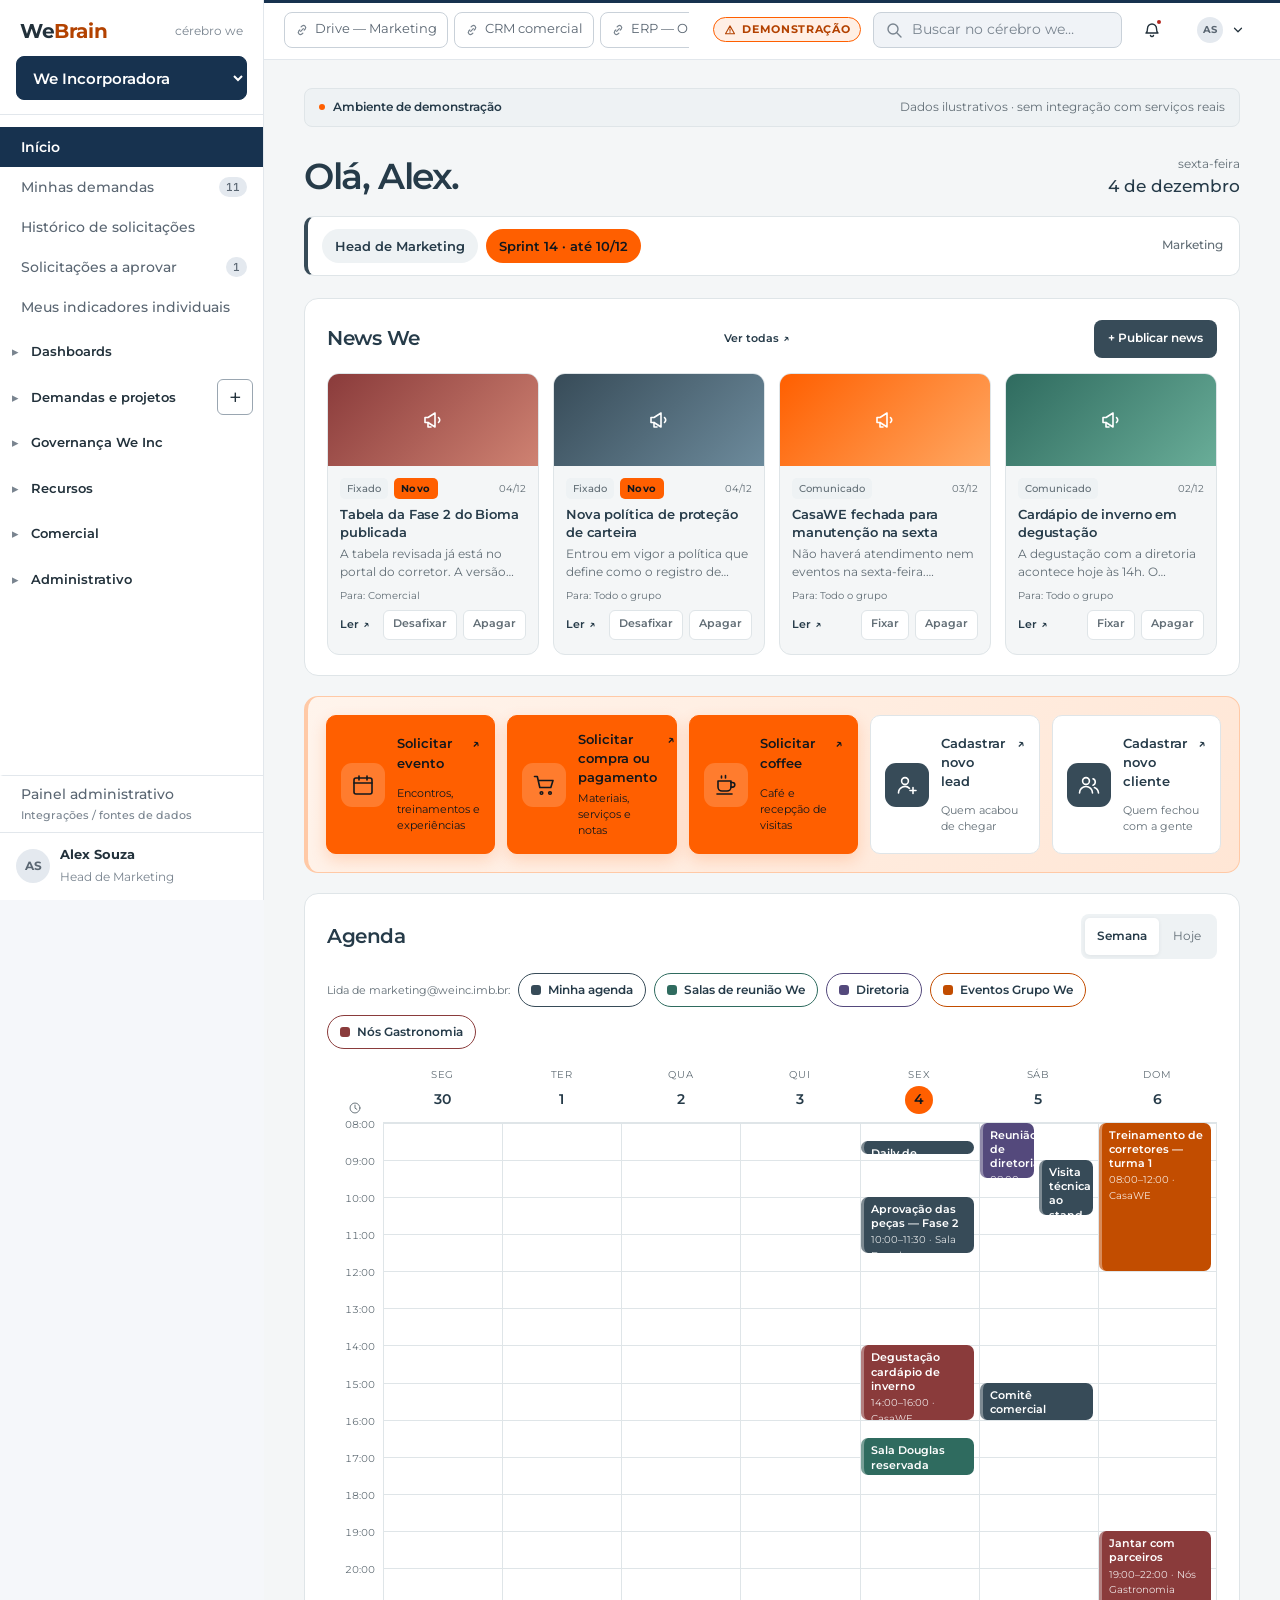
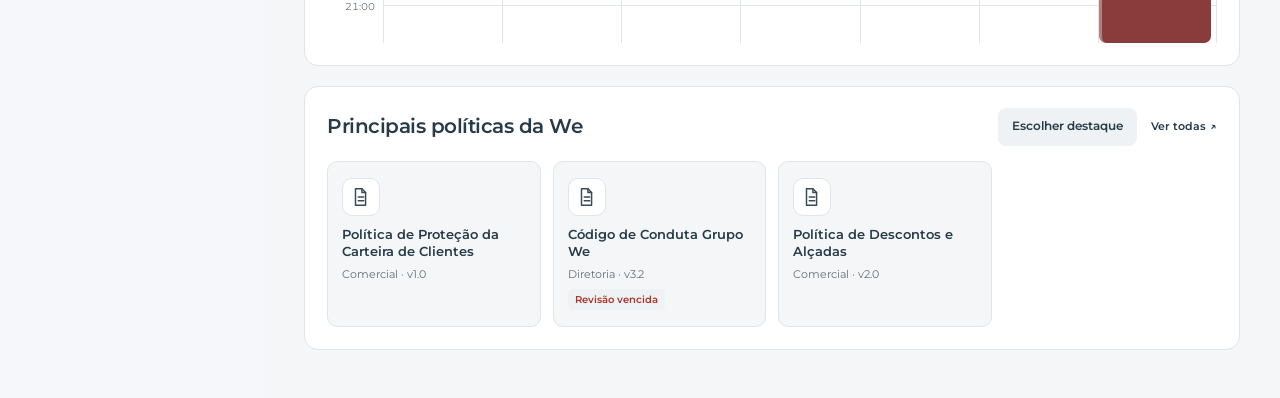
<file: index.html>
<!DOCTYPE html>
<html lang="pt-BR">
<head>
<meta charset="utf-8">
<meta name="viewport" content="width=device-width, initial-scale=1">
<title>WeBrain — Cérebro We</title>
<meta name="description" content="Portal interno do Grupo We: demandas, projetos, solicitações, governança e indicadores.">
<link rel="icon" href="data:image/svg+xml,<svg xmlns='http://www.w3.org/2000/svg' viewBox='0 0 32 32'><rect width='32' height='32' rx='7' fill='%23374B58'/><path d='M6 11l3 10 3.4-7.4L15.8 21l3-10' stroke='%23fff' stroke-width='2.4' fill='none' stroke-linecap='round' stroke-linejoin='round'/><circle cx='25' cy='11' r='2.6' fill='%23FF5F00'/></svg>">
<link rel="preconnect" href="https://fonts.googleapis.com">
<link rel="preconnect" href="https://fonts.gstatic.com" crossorigin>
<link href="https://fonts.googleapis.com/css2?family=Montserrat:wght@400;500;600;700&family=JetBrains+Mono:wght@400;500&display=swap" rel="stylesheet">
<link rel="stylesheet" href="assets/css/app.css">
<link rel="stylesheet" href="assets/css/codex-home.css">
<link rel="stylesheet" href="assets/css/codex-workspace.css">
<link rel="stylesheet" href="assets/css/codex-projects.css">
<link rel="stylesheet" href="assets/css/fase2.css">
<link rel="stylesheet" href="assets/css/adm.css">
<link rel="stylesheet" href="assets/css/comercial.css">
<link rel="stylesheet" href="assets/css/pedidos.css">
</head>
<body>

<div class="shell">
  <aside class="sb" id="sidebar" aria-label="Navegação principal"></aside>

  <div class="main">
    <header class="tb" id="topbar"></header>
    <main class="page" id="conteudo" tabindex="-1"></main>
  </div>
</div>

<div id="modal-root"></div>
<div class="toasts" id="toast-root" aria-live="polite"></div>

<noscript>
  <p style="padding:24px">O WeBrain precisa de JavaScript para funcionar.</p>
</noscript>

<!-- Base da aplicação -->
<script src="assets/js/data.js"></script>
<script src="assets/js/ui.js"></script>
<script src="assets/js/charts.js"></script>
<!-- Pedidos (evento, compra, coffee): situações, filas de aprovação,
     notificações e gravação. Antes dos formulários, que usam as regras. -->
<script src="assets/js/pedidos.js"></script>
<script src="assets/js/forms.js"></script>
<script src="assets/js/views.js"></script>
<!-- Histórico de solicitações e Solicitações a aprovar. Depois de views.js,
     porque substitui WB.views.solicitacoes. -->
<script src="assets/js/pedidos-views.js"></script>
<!-- Fase 2 — operações WeInvest e Nós Gastronomia: dados, formulários e telas.
     Carregam antes do roteador, que lê deles as rotas, os ramos da lateral e o
     mapa de ações. -->
<script src="assets/js/fase2-data.js"></script>
<script src="assets/js/fase2-forms.js"></script>
<script src="assets/js/fase2-views.js"></script>
<!-- Administrativo: contratos, colaboradores, fornecedores, patrocinadores,
     bens e CNPJs em formato de planilha. Carregam depois de views.js, porque
     substituem WB.views.adm. -->
<script src="assets/js/adm-data.js"></script>
<script src="assets/js/adm-forms.js"></script>
<script src="assets/js/adm-views.js"></script>
<!-- Comercial: lead, funil do CRM e clientes. Depois de views.js e forms.js,
     porque substitui WB.views.crm, WB.views.clientes, WB.abrirLead e
     WB.abrirCliente; e depois de adm-data.js, porque a conversão lê os
     contratos do Administrativo. -->
<script src="assets/js/comercial-data.js"></script>
<script src="assets/js/comercial-forms.js"></script>
<script src="assets/js/comercial-views.js"></script>
<!-- Divisão do portal por operação: quem é de uma operação vê a dela. Depende
     dos arquivos da Fase 2 já carregados, porque lê as árvores deles. -->
<script src="assets/js/operacoes.js"></script>
<!-- Tela inicial e componentes visuais (Codex) — carregados antes do roteador -->
<script src="assets/js/codex-home.js"></script>
<script src="assets/js/codex-workspace.js"></script>
<script src="assets/js/codex-projects.js"></script>
<script src="assets/js/codex-projects-views.js"></script>
<!-- Roteador e casca -->
<script src="assets/js/app.js"></script>
</body>
</html>
</file>
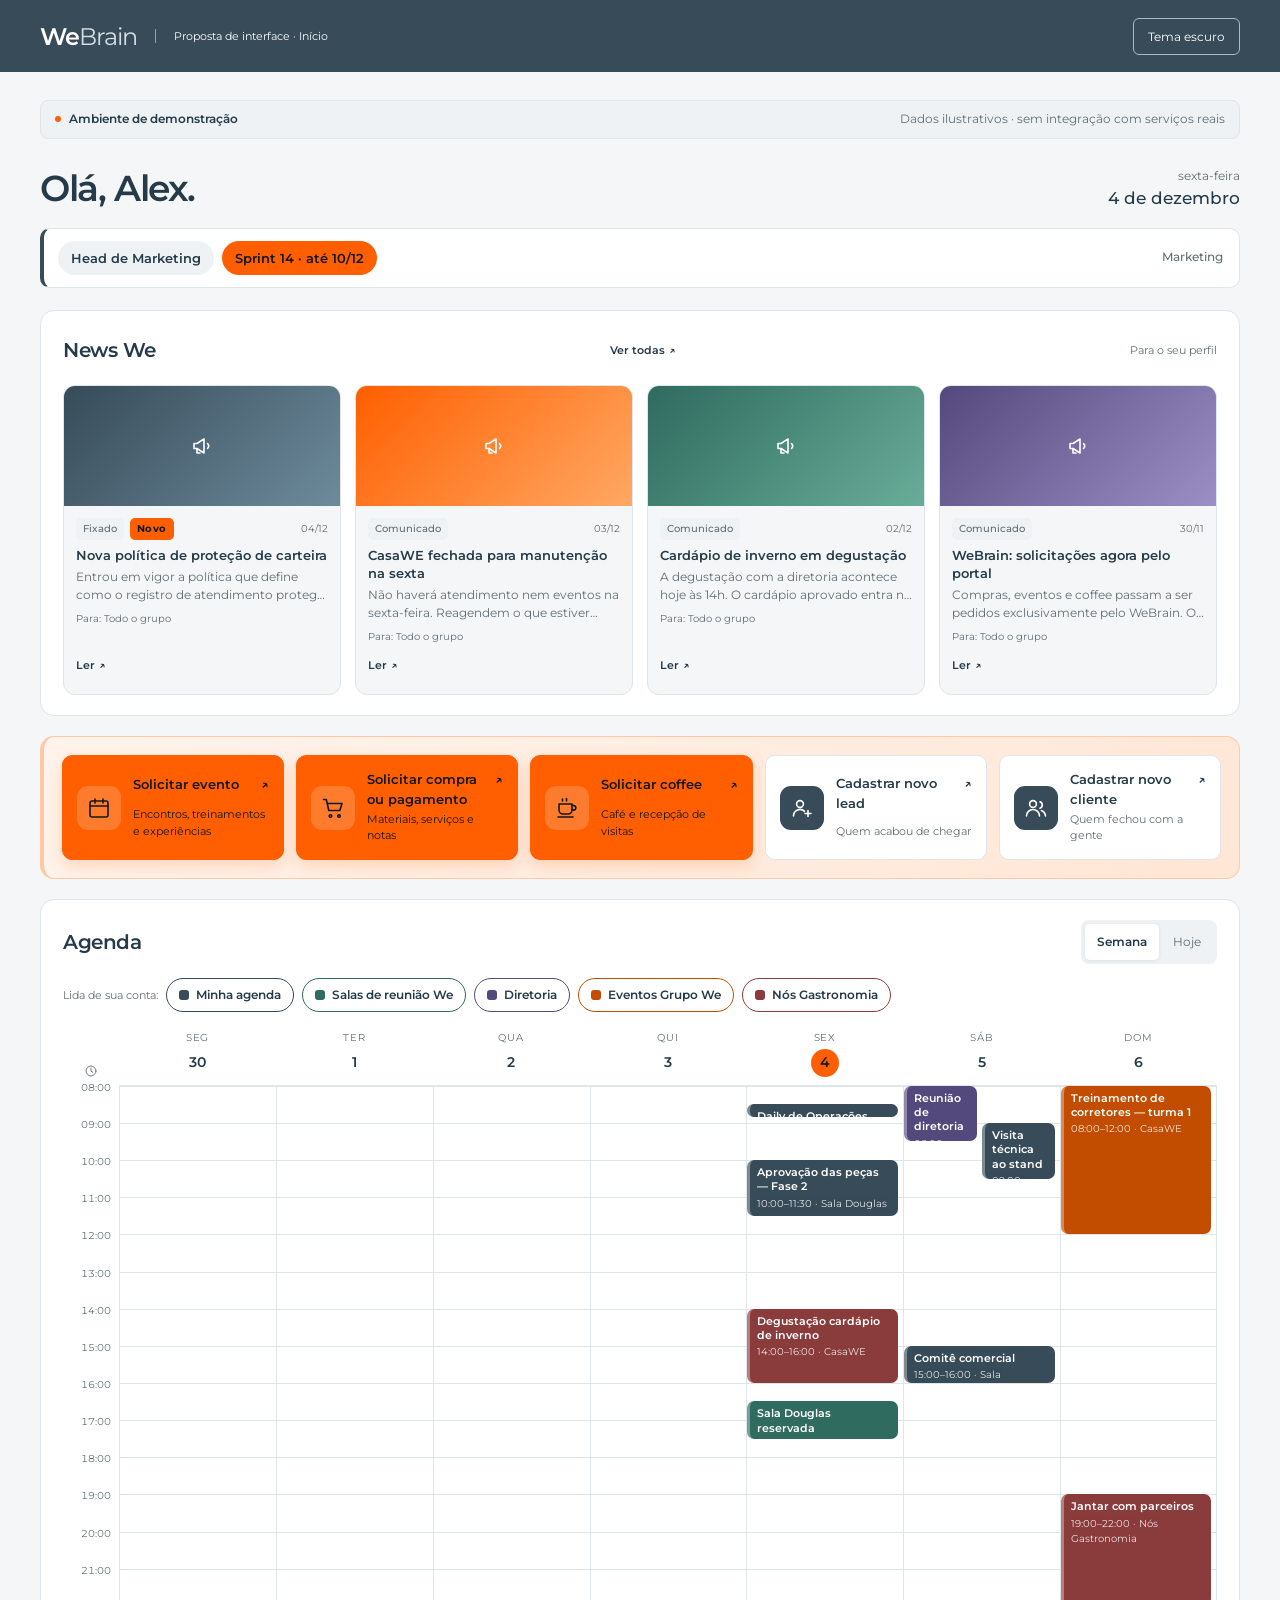
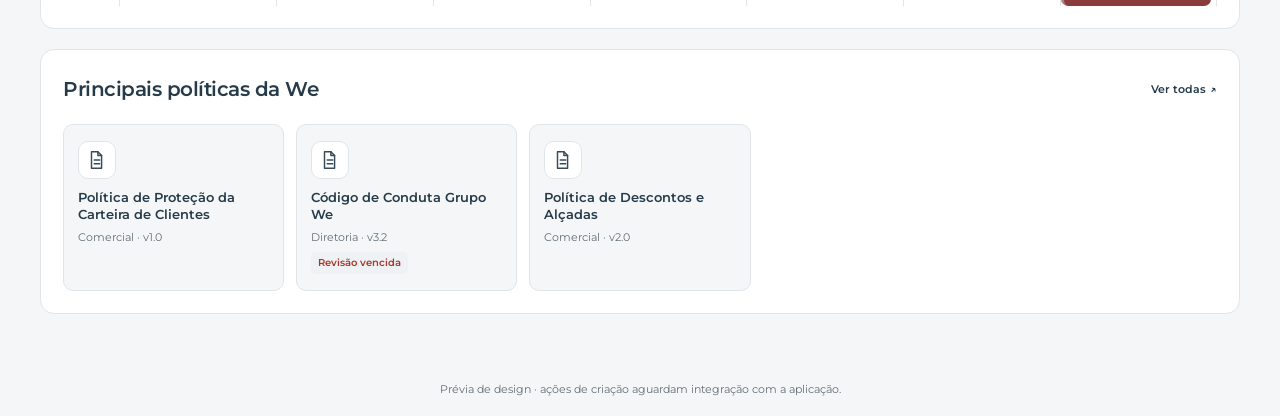
<file: inicio-preview.html>
<!doctype html>
<html lang="pt-BR" data-theme="light">
<head>
  <meta charset="utf-8">
  <meta name="viewport" content="width=device-width, initial-scale=1">
  <title>WeBrain · Início — proposta de interface</title>
  <link rel="preconnect" href="https://fonts.googleapis.com">
  <link rel="preconnect" href="https://fonts.gstatic.com" crossorigin>
  <link href="https://fonts.googleapis.com/css2?family=Montserrat:wght@400;500;600;700&display=swap" rel="stylesheet">
  <link rel="stylesheet" href="assets/css/codex-home.css">
  <style>
    *{box-sizing:border-box} body{margin:0;background:#f4f6f7;color:#374b58;font-family:Montserrat,system-ui,sans-serif}
    .preview-bar{background:#374b58;color:white;min-height:72px;padding:16px 40px;display:flex;align-items:center;gap:18px}
    .preview-name{font-size:24px;font-weight:600;letter-spacing:-1px}.preview-name span{font-weight:400;color:#d4dee4}
    .preview-label{font-size:11px;border-left:1px solid #91a2ad;padding-left:18px}.preview-bar button{margin-left:auto;border:1px solid #acbac4;border-radius:6px;background:transparent;color:white;padding:10px 14px;font:inherit;font-size:12px;cursor:pointer}
    .skip{position:fixed;top:-80px;left:12px;background:white;color:#374b58;padding:12px;z-index:10}.skip:focus{top:10px}
    dialog{border:1px solid #cad3d9;border-radius:14px;padding:28px;width:min(560px,calc(100% - 32px));max-height:85vh;overflow:auto;color:#263b49;box-shadow:0 24px 80px #17273333}
    dialog::backdrop{background:#15263088}dialog h2{font-size:22px;margin:12px 0}dialog p{font-size:14px;line-height:1.7;white-space:pre-line}dialog small{font-size:11px;color:#626e76}dialog button{display:block;margin:24px 0 0 auto;padding:12px 20px;border:0;border-radius:6px;background:#374b58;color:white;font:inherit;cursor:pointer}
    :focus-visible{outline:3px solid #ff5f00;outline-offset:4px}footer{padding:20px;text-align:center;font-size:11px;color:#626e76}html[data-theme=dark] body{background:#18232b}html[data-theme=dark] footer{color:#b4c0c8}
    @media(max-width:480px){.preview-bar{padding:16px;gap:12px}.preview-label{display:none}.preview-name{font-size:22px}}
  </style>
</head>
<body>
  <a class="skip" href="#inicio">Pular para o conteúdo</a>
  <header class="preview-bar"><div class="preview-name">We<span>Brain</span></div><span class="preview-label">Proposta de interface · Início</span><button id="theme" type="button" aria-pressed="false">Tema escuro</button></header>
  <main id="inicio" tabindex="-1"></main>
  <footer>Prévia de design · ações de criação aguardam integração com a aplicação.</footer>
  <dialog id="detail" aria-labelledby="detail-title"><small>PRÉVIA · DADOS DE DEMONSTRAÇÃO</small><h2 id="detail-title"></h2><p id="detail-body"></p><form method="dialog"><button autofocus>Fechar</button></form></dialog>
  <script src="assets/js/data.js"></script>
  <script src="assets/js/codex-home.js"></script>
  <script>
    const dialog = document.getElementById('detail');
    const labels = { 'nova-demanda':'Nova demanda', evento:'Solicitar evento', compra:'Compra ou pagamento', coffe:'Solicitar coffee' };
    WB.home.mount(document.getElementById('inicio'), { data:WB.data, demo:true, onAction(action, item) {
      document.getElementById('detail-title').textContent = item ? (item.nome || item.titulo) : labels[action];
      document.getElementById('detail-body').textContent = item ? (item.descricao || item.corpo || 'Sem descrição disponível.') : 'Este é o ponto de entrada para o formulário do sistema. O componente está pronto para receber a ação da aplicação. Nenhuma solicitação foi registrada nesta prévia.';
      dialog.showModal();
    }});
    document.getElementById('theme').addEventListener('click', function () {
      const dark = document.documentElement.dataset.theme !== 'dark';
      document.documentElement.dataset.theme = dark ? 'dark' : 'light';
      this.textContent = dark ? 'Tema claro' : 'Tema escuro';
      this.setAttribute('aria-pressed', String(dark));
    });
  </script>
</body>
</html>
</file>
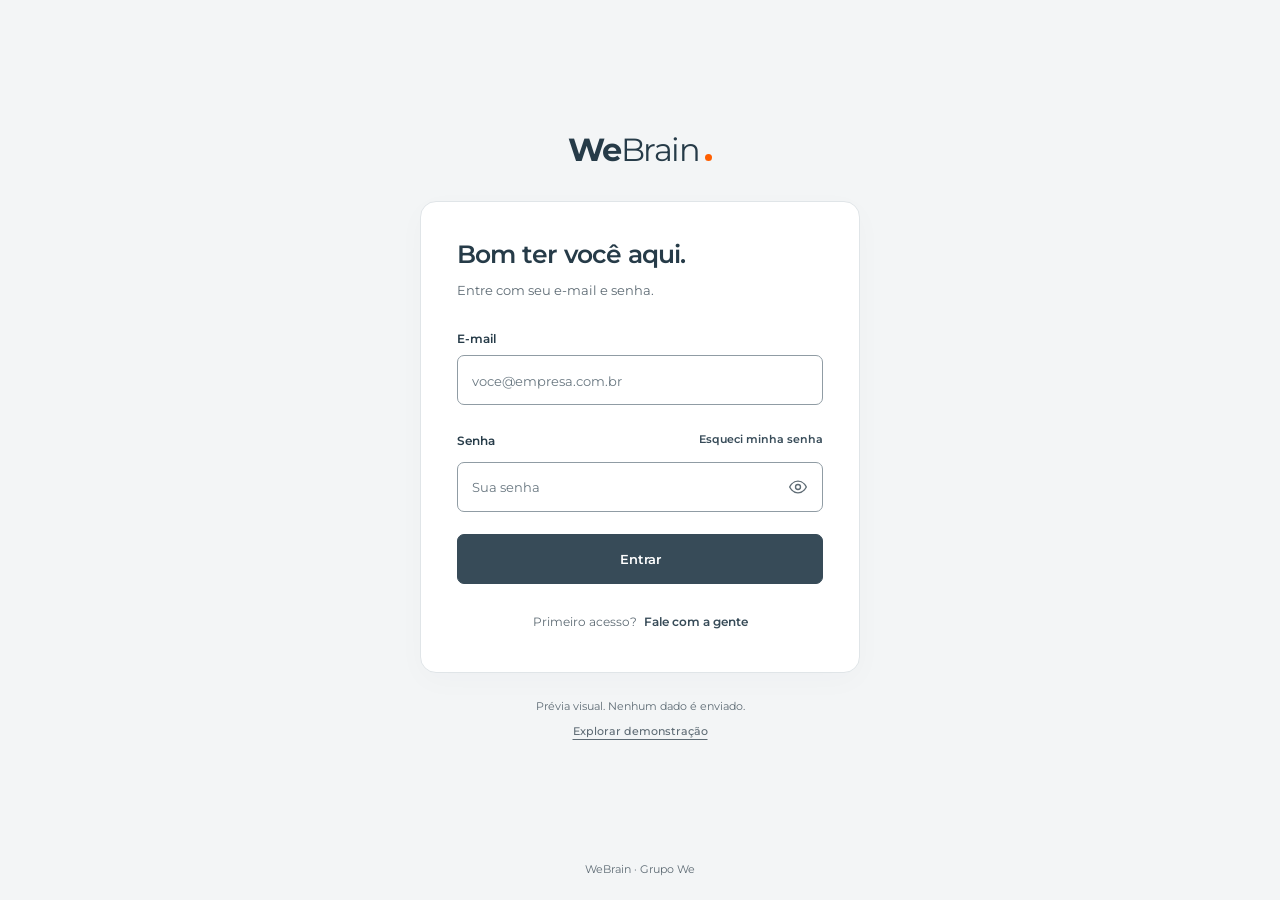
<file: login.html>
﻿<!doctype html>
<html lang="pt-BR">
<head>
  <meta charset="utf-8">
  <meta name="viewport" content="width=device-width, initial-scale=1">
  <meta name="theme-color" content="#f3f5f6">
  <title>Entrar · WeBrain</title>
  <meta name="description" content="Acesso ao WeBrain, o portal das empresas do Grupo We.">
  <link rel="preconnect" href="https://fonts.googleapis.com">
  <link rel="preconnect" href="https://fonts.gstatic.com" crossorigin>
  <link href="https://fonts.googleapis.com/css2?family=Montserrat:wght@400;500;600;700&display=swap" rel="stylesheet">
  <link rel="stylesheet" href="assets/css/login.css">
</head>
<body>
  <main class="login-layout">
    <div class="access-content">
      <div class="wordmark" aria-label="WeBrain">We<span>Brain</span><i aria-hidden="true"></i></div>
      <section class="access-panel" aria-labelledby="login-title">
        <header class="form-header">
          <h1 id="login-title">Bom ter você aqui.</h1>
          <p>Entre com seu e-mail e senha.</p>
        </header>
        <form id="login-form" novalidate>
          <div class="field">
            <label for="email">E-mail</label>
            <input id="email" name="email" type="email" autocomplete="username" inputmode="email" autocapitalize="none" spellcheck="false" placeholder="voce@empresa.com.br" required aria-describedby="email-error">
            <p class="field-error" id="email-error"></p>
          </div>
          <div class="field">
            <div class="field-heading"><label for="senha">Senha</label><button class="text-button" type="button" id="recover">Esqueci minha senha</button></div>
            <div class="password-control">
              <input id="senha" name="senha" type="password" autocomplete="current-password" placeholder="Sua senha" required aria-describedby="senha-error">
              <button type="button" id="toggle-password" aria-label="Mostrar senha" aria-pressed="false"><svg viewBox="0 0 24 24" aria-hidden="true"><path d="M2 12s3.5-7 10-7 10 7 10 7-3.5 7-10 7S2 12 2 12Z"/><circle cx="12" cy="12" r="3"/><path class="eye-slash" d="M3 3l18 18"/></svg></button>
            </div>
            <p class="field-error" id="senha-error"></p>
          </div>
          <button class="submit-button" type="submit">Entrar</button>
          <p id="form-status" class="form-status" role="status" aria-live="polite" tabindex="-1" hidden></p>
        </form>
        <p class="request-access">Primeiro acesso? <button class="text-button" id="request-access" type="button">Fale com a gente</button></p>
      </section>
      <aside class="demo-note" aria-label="Demonstração">
        <p>Prévia visual. Nenhum dado é enviado.</p>
        <a href="index.html">Explorar demonstração</a>
      </aside>
    </div>
    <footer class="access-footer">WeBrain · Grupo We</footer>
  </main>
  <dialog id="access-dialog" aria-labelledby="dialog-title" aria-describedby="dialog-description">
    <form method="dialog"><button class="dialog-close" aria-label="Fechar">×</button></form>
    <h2 id="dialog-title"></h2><p id="dialog-description"></p>
    <form method="dialog"><button class="submit-button" autofocus>Entendi</button></form>
  </dialog>
  <script src="assets/js/login.js"></script>
</body>
</html>
</file>
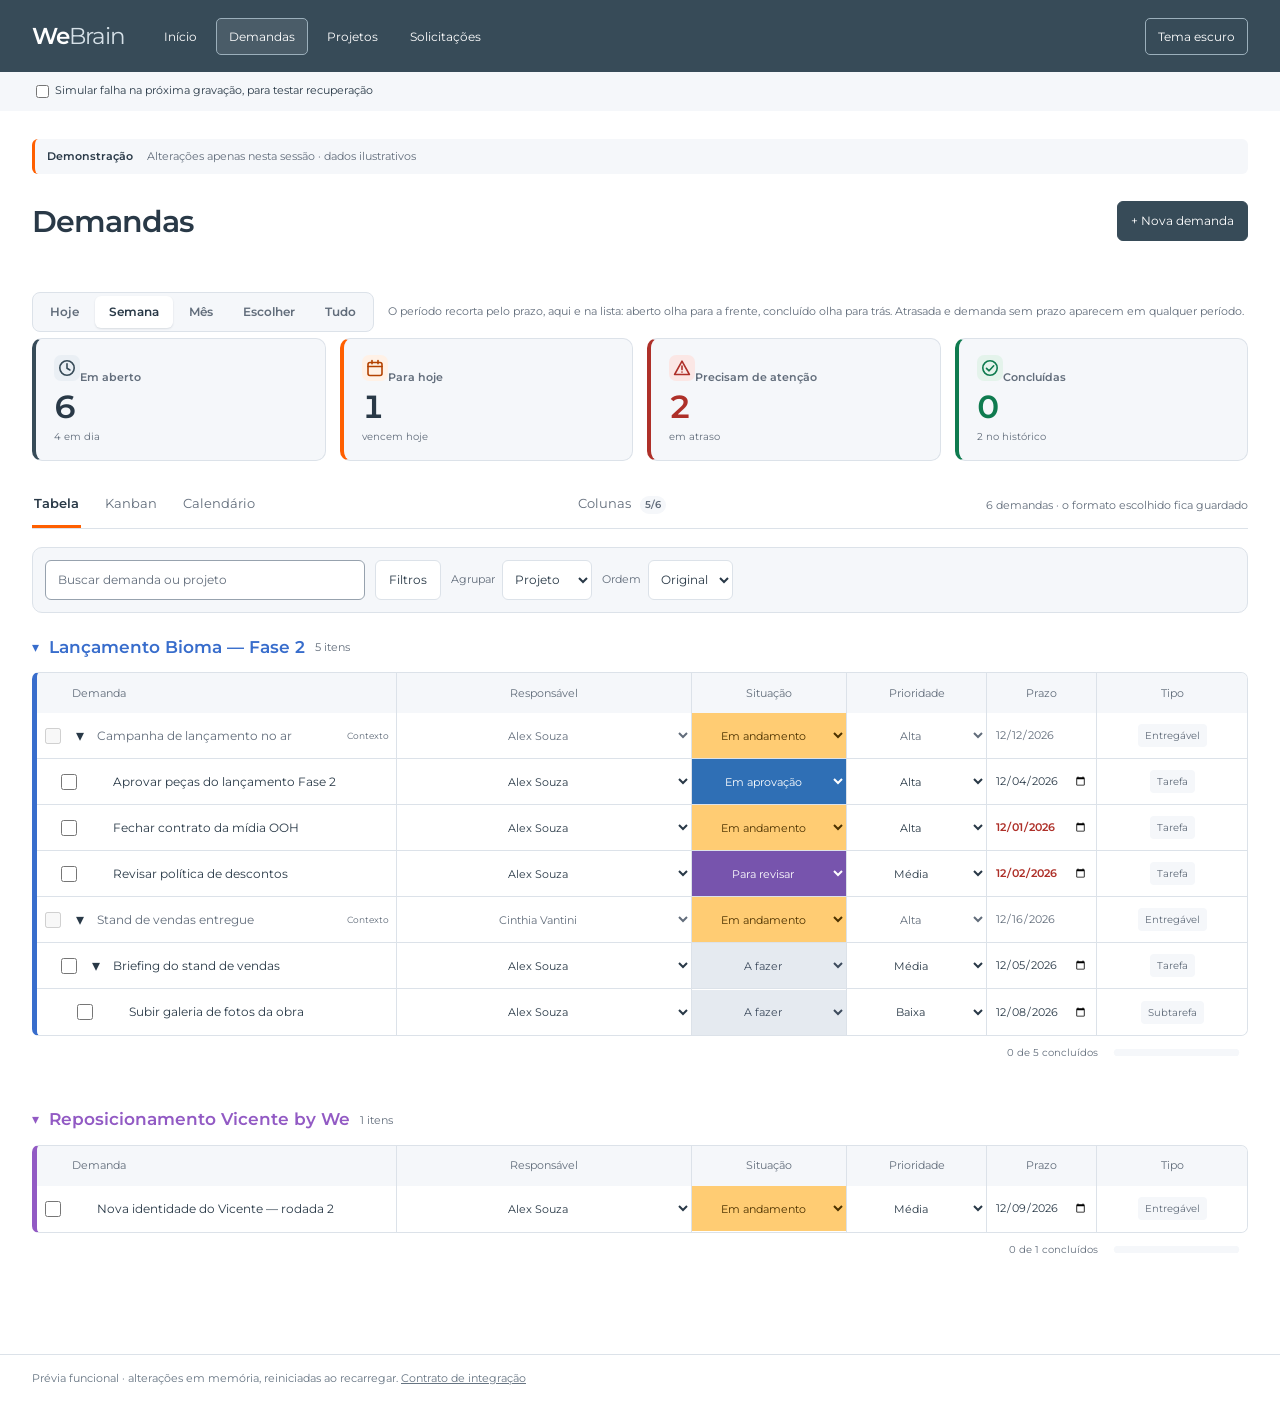
<file: workspace-preview.html>
<!doctype html>
<html lang="pt-BR" data-theme="light">
<head>
  <meta charset="utf-8"><meta name="viewport" content="width=device-width, initial-scale=1">
  <title>WeBrain · Demandas, Projetos e Solicitações</title>
  <link rel="preconnect" href="https://fonts.googleapis.com"><link rel="preconnect" href="https://fonts.gstatic.com" crossorigin>
  <link href="https://fonts.googleapis.com/css2?family=Montserrat:wght@400;500;600;700&display=swap" rel="stylesheet">
  <link rel="stylesheet" href="assets/css/codex-workspace.css">
  <style>
    *{box-sizing:border-box}body{margin:0;background:#fff;font-family:Montserrat,system-ui,sans-serif;color:#293947}.wp-header{display:flex;align-items:center;gap:26px;padding:14px 32px;background:#374b58;color:white;min-height:72px}.wp-logo{font-size:23px;letter-spacing:-1px;font-weight:600}.wp-logo span{font-weight:400;color:#d5e0e7}.wp-header nav{display:flex;gap:6px;flex:1}.wp-header button,.wp-header a{font:inherit;font-size:12px;color:white;border:1px solid transparent;background:transparent;border-radius:5px;padding:10px 12px;text-decoration:none;cursor:pointer}.wp-header button[aria-current=page]{background:#ffffff18;border-color:#9bafbb}.wp-header .wp-theme{border-color:#9bafbb}.wp-skip{position:fixed;top:-80px;background:white;padding:14px;z-index:99}.wp-skip:focus{top:5px}button:focus-visible,a:focus-visible{outline:3px solid #ffaf80;outline-offset:3px}.wp-footer{font-size:11px;padding:16px 32px;color:#667482;border-top:1px solid #dce2e9}.wp-footer a{color:inherit}.wp-dialog{border:0;border-radius:12px;max-width:480px;width:calc(100% - 32px);padding:26px;color:#293947}.wp-dialog::backdrop{background:#172d4266}.wp-dialog p{font-size:14px;line-height:1.8}.wp-dialog button{padding:10px 18px;background:#374b58;border:0;border-radius:5px;color:white;font:inherit}.wp-test{display:block;padding:10px 32px;font-size:11px;background:#f5f7fa}.wp-test input{vertical-align:middle}html[data-theme=dark] body{background:#1e2a34}html[data-theme=dark] .wp-test{background:#293946;color:#eef3f7}html[data-theme=dark] .wp-footer{color:#b6c2cc}
    @media(max-width:700px){.wp-header{padding:14px;gap:12px;flex-wrap:wrap}.wp-header nav{order:3;flex-basis:100%;overflow:auto}.wp-header .wp-theme{margin-left:auto}.wp-header button,.wp-header a{padding:9px}.wp-test{padding:10px 14px}.wp-footer{padding:16px}}
  </style>
</head>
<body>
  <a href="#workspace" class="wp-skip">Pular para o quadro</a>
  <header class="wp-header"><div class="wp-logo">We<span>Brain</span></div><nav aria-label="Telas da prévia"><a href="inicio-preview.html">Início</a><button data-page="demandas" aria-current="page">Demandas</button><button data-page="projetos">Projetos</button><button data-page="solicitacoes">Solicitações</button></nav><button class="wp-theme" id="theme" aria-pressed="false">Tema escuro</button></header>
  <label class="wp-test"><input type="checkbox" id="fail-next"> Simular falha na próxima gravação, para testar recuperação</label>
  <main id="workspace" tabindex="-1"></main>
  <footer class="wp-footer">Prévia funcional · alterações em memória, reiniciadas ao recarregar. <a href="../ALINHAMENTO_CODEX.md">Contrato de integração</a></footer>
  <dialog id="request-info" class="wp-dialog" aria-labelledby="request-title"><h2 id="request-title"></h2><p>Os formulários de eventos, compras e coffee já estão sendo desenvolvidos na aplicação. Este botão está pronto para abri-los pela integração. Nenhum pedido foi enviado nesta prévia.</p><form method="dialog"><button autofocus>Entendi</button></form></dialog>
  <script src="assets/js/data.js"></script><script src="assets/js/codex-workspace.js"></script>
  <script>
    const demo = structuredClone(WB.data);
    let serial = 0;
    const fail = () => { const checkbox=document.getElementById('fail-next'); if(checkbox.checked){checkbox.checked=false;throw new Error('Falha simulada. Seus dados anteriores foram preservados. Tente novamente.');} };
    function highlight(page){document.querySelectorAll('[data-page]').forEach(button=>{if(button.dataset.page===page)button.setAttribute('aria-current','page');else button.removeAttribute('aria-current');});}
    let mounted;
    function openPage(page){if(mounted)mounted.destroy();highlight(page);mounted=WB.workspace.mount(document.getElementById('workspace'),{
      data:demo,page,demo:true,
      async onUpdate({ids,changes}) {fail();demo.demandas=demo.demandas.map(d=>ids.includes(d.id)?{...d,...changes}:d);},
      async onCreate(item) {fail();const created={...item,id:'demo-'+Date.now()+'-'+(++serial)};demo.demandas.push(created);return created;},
      onPageChange:highlight,
      onRequest(type){document.getElementById('request-title').textContent=({evento:'Solicitar evento',compra:'Compra ou pagamento',coffe:'Solicitar coffee'})[type];document.getElementById('request-info').showModal();}
    });}
    document.querySelectorAll('[data-page]').forEach(button=>button.addEventListener('click',()=>openPage(button.dataset.page)));
    document.getElementById('theme').addEventListener('click',function(){const dark=document.documentElement.dataset.theme!=='dark';document.documentElement.dataset.theme=dark?'dark':'light';this.textContent=dark?'Tema claro':'Tema escuro';this.setAttribute('aria-pressed',String(dark));});
    openPage('demandas');
  </script>
</body></html>
</file>
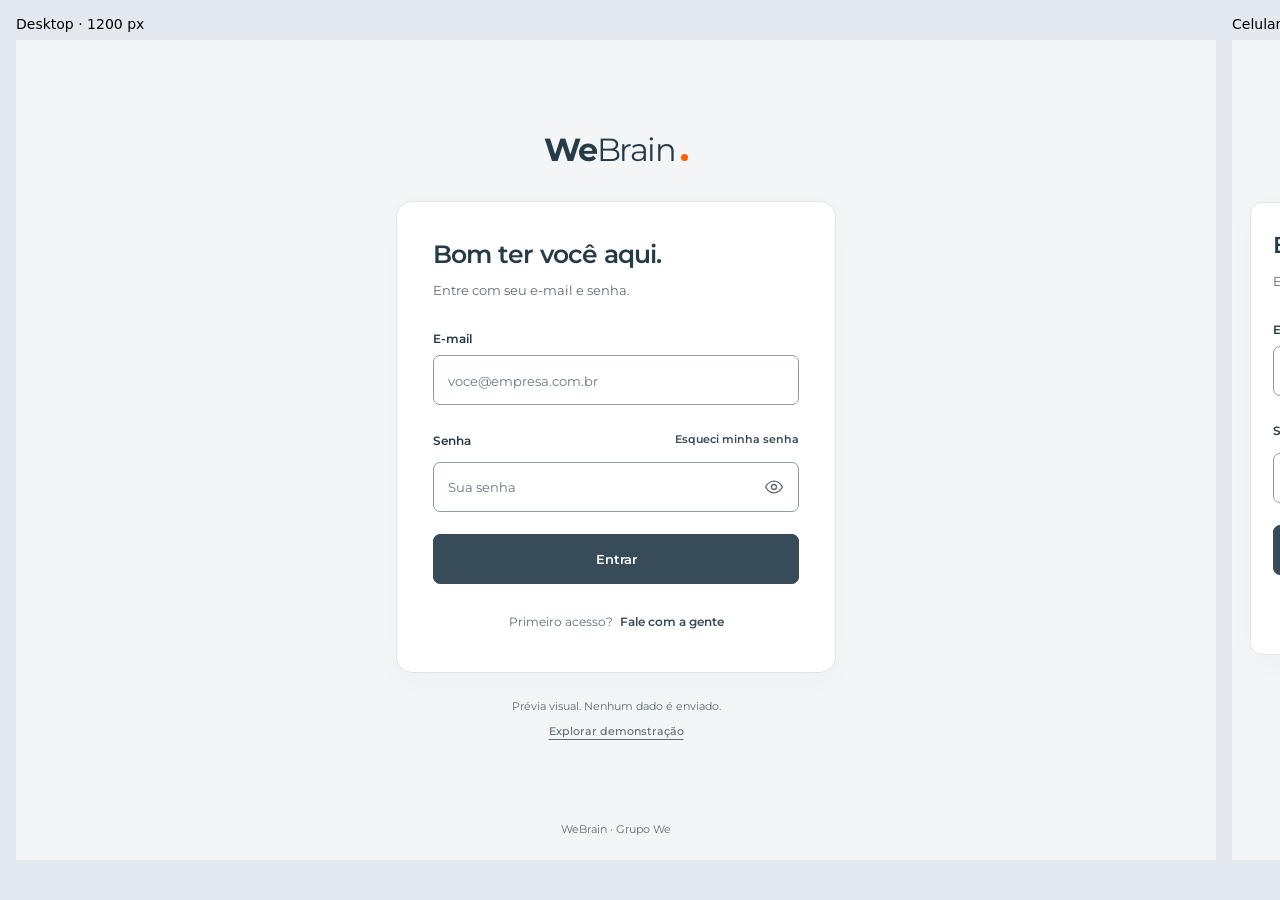
<file: tests/login-browser.html>
﻿<!doctype html><html lang="pt-BR"><meta charset="utf-8"><title>Login — verificação visual</title>
<style>body{margin:0;background:#e4e9ef;font:14px system-ui}main{display:flex;gap:16px;padding:16px}iframe{border:0;height:820px}p{margin:0 0 8px}#resultado{white-space:pre-wrap}</style>
<main><section><p>Desktop · 1200 px</p><iframe title="Login desktop" width="1200" src="../login.html"></iframe></section><section><p>Celular · 360 px</p><iframe title="Login celular" width="360" src="../login.html"></iframe></section></main><pre id="resultado"></pre>
<script>
if(location.search.includes('test'))addEventListener('load',()=>{
const results=[];const check=(ok,label)=>results.push((ok?'PASS ':'FALHA ')+label);
for(const frame of document.querySelectorAll('iframe')){
const d=frame.contentDocument,w=frame.contentWindow,prefix=frame.width+'px: ';const q=s=>d.querySelector(s);const form=q('form');
check(d.documentElement.scrollWidth<=frame.clientWidth,prefix+'sem rolagem horizontal');
check(q('.submit-button').getBoundingClientRect().bottom<frame.clientHeight,prefix+'Entrar visível');
check(!q('[name="perfil"]')&&!q('[name="empresa"]'),prefix+'acesso sem seleção de empresa/perfil');
form.requestSubmit();check(d.activeElement===q('#email')&&q('#email-error').textContent,prefix+'obrigatório recebe foco');
q('#email').value='invalido';q('#senha').value='exemplo';form.requestSubmit();check(q('#email').getAttribute('aria-invalid')==='true',prefix+'e-mail inválido');
q('#email').value='pessoa@example.com';q('#senha').value='';form.requestSubmit();check(d.activeElement===q('#senha'),prefix+'senha obrigatória');
q('#senha').value='exemplo';q('#toggle-password').click();check(q('#senha').type==='text',prefix+'mostrar senha');
form.requestSubmit();check(q('#senha').value===''&&q('#senha').type==='password'&&!q('#form-status').hidden,prefix+'prévia limpa senha e informa resultado');
q('#email').dispatchEvent(new w.Event('input',{bubbles:true}));check(q('#form-status').hidden,prefix+'edição limpa mensagem');
for(const id of ['recover','request-access']){q('#'+id).click();check(q('dialog').open,prefix+id+' abre diálogo');q('dialog .submit-button').click();check(!q('dialog').open,prefix+id+' fecha diálogo');}
}
document.querySelector('#resultado').textContent=results.join('\n');document.title=results.filter(x=>x.startsWith('FALHA')).length+' falhas em '+results.length+' verificações';
});
</script></html>
</file>
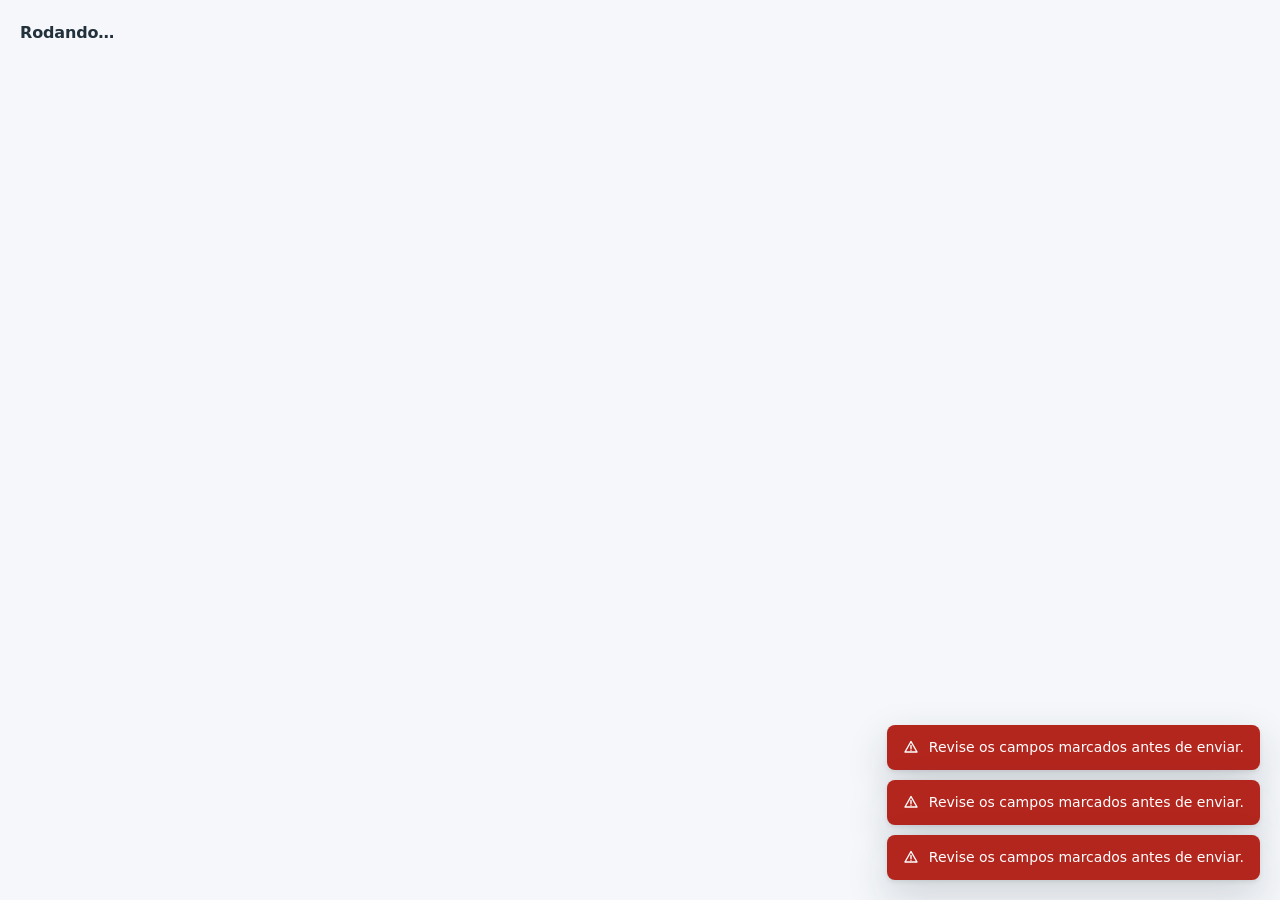
<file: tests/verificacao.html>
<!DOCTYPE html>
<html lang="pt-BR">
<head>
<meta charset="utf-8">
<meta name="viewport" content="width=device-width, initial-scale=1">
<title>WeBrain — verificação no navegador</title>
<!-- Roteiro de verificação da aplicação montada. Os arquivos .test.cjs cobrem
     lógica pura; isto cobre o que só existe com DOM: roteador, módulos do Codex,
     formulários, tabelas, permissão e largura. Abra no navegador, ou rode em
     Chrome headless com --dump-dom e leia o placar. -->
<link rel="stylesheet" href="../assets/css/app.css">
<link rel="stylesheet" href="../assets/css/codex-home.css">
<link rel="stylesheet" href="../assets/css/codex-workspace.css">
<link rel="stylesheet" href="../assets/css/codex-projects.css">
<link rel="stylesheet" href="../assets/css/fase2.css">
<link rel="stylesheet" href="../assets/css/pedidos.css">
<style>
  #resultado { font: 13px/1.7 ui-monospace, "JetBrains Mono", monospace; padding: 8px 20px 32px; white-space: pre-wrap; }
  #placar { font: 600 16px/1.6 system-ui, sans-serif; padding: 20px 20px 0; }
  .shell { display: none; }
</style>
</head>
<body>

<!-- Casca igual à do index.html: o app.js espera exatamente estes nós. -->
<div class="shell">
  <aside class="sb" id="sidebar"></aside>
  <div class="main">
    <header class="tb" id="topbar"></header>
    <main class="page" id="conteudo" tabindex="-1"></main>
  </div>
</div>
<div id="modal-root"></div>
<div class="toasts" id="toast-root" aria-live="polite"></div>

<h1 id="placar">Rodando…</h1>
<pre id="resultado"></pre>

<script>
  window.__erros = [];
  addEventListener('error', function (e) { window.__erros.push(location.hash + ': ' + e.message); });
  addEventListener('unhandledrejection', function (e) { window.__erros.push(location.hash + ': promessa ' + e.reason); });
</script>
<script src="../assets/js/data.js"></script>
<script src="../assets/js/ui.js"></script>
<script src="../assets/js/charts.js"></script>
<script src="../assets/js/pedidos.js"></script>
<script src="../assets/js/forms.js"></script>
<script src="../assets/js/views.js"></script>
<script src="../assets/js/pedidos-views.js"></script>
<script src="../assets/js/fase2-data.js"></script>
<script src="../assets/js/fase2-forms.js"></script>
<script src="../assets/js/fase2-views.js"></script>
<!-- Administrativo. Faltavam aqui: sem eles a varredura de rotas passava pelas
     tabelas antigas de views.js e dava as seis telas por boas enquanto as de
     verdade quebravam. A ordem é a do index.html. -->
<script src="../assets/js/adm-data.js"></script>
<script src="../assets/js/adm-forms.js"></script>
<script src="../assets/js/adm-views.js"></script>
<!-- Comercial: funil do CRM, Leads e Clientes. -->
<script src="../assets/js/comercial-data.js"></script>
<script src="../assets/js/comercial-forms.js"></script>
<script src="../assets/js/comercial-views.js"></script>
<script src="../assets/js/operacoes.js"></script>
<script src="../assets/js/codex-home.js"></script>
<script src="../assets/js/codex-workspace.js"></script>
<script src="../assets/js/codex-projects.js"></script>
<script src="../assets/js/codex-projects-views.js"></script>
<script src="../assets/js/app.js"></script>
<script>
(function () {
  const saida = [];
  const log = (ok, texto, extra) => saida.push((ok ? 'PASS  ' : 'FALHA ') + texto + (extra ? '  ::  ' + extra : ''));
  const titulo = (t) => saida.push('\n— ' + t + ' ' + '—'.repeat(Math.max(2, 58 - t.length)));
  const espera = (ms) => new Promise((r) => setTimeout(r, ms));
  const ir = async (h) => { location.hash = h; await espera(130); };
  const q = (s) => document.querySelector(s);
  const linhas = () => [].slice.call(document.querySelectorAll('#conteudo .tbl tbody tr')).filter((tr) => !tr.hidden);
  const abaAtiva = () => { const a = q('#conteudo .tab[aria-selected="true"]'); return a ? a.textContent.trim() : '—'; };
  // `hidden` só esconde se o CSS deixar: aqui a pergunta é o que está na tela.
  const visivel = (el) => !!el && getComputedStyle(el).display !== 'none';
  // O nome da operação em foco agora só existe no seletor do cabeçalho da lateral.
  const operacaoNoSeletor = () => {
    const s = q('.sb [data-operacao]');
    if (s) return s.options[s.selectedIndex].textContent;
    const fixa = q('.sb .sb__op__nome');
    return fixa ? fixa.textContent : '';
  };

  async function modulosDoCodex() {
    titulo('Módulos do Codex nas rotas da aplicação');
    await ir('#/demandas');
    log(!!q('.we-workspace'), '#/demandas monta WB.workspace');
    log(q('#conteudo').className === 'page page--modulo', '#conteudo recebe page--modulo');
    // A faixa de operação · área · sprint saiu do portal em 21/09/2026: quem
    // precisa do nome da operação lê no seletor da lateral.
    log(!q('.ctx') && !q('#contexto'), 'a faixa de contexto não existe mais em nenhuma página');

    const sel = q('select[data-edit="status"]:not(:disabled)');
    const id = sel && sel.dataset.id;
    const antes = WB.data.demandas.find((d) => d.id === id);
    const alvo = antes && antes.status === 'andamento' ? 'revisao' : 'andamento';
    sel.value = alvo;
    sel.dispatchEvent(new Event('change', { bubbles: true }));
    await espera(260);
    log(WB.data.demandas.find((d) => d.id === id).status === alvo, 'edição de situação grava em WB.data', id + ' → ' + alvo);
    log(/Alteração aplicada/.test(q('.ww-notice').textContent), 'módulo confirma a gravação');

    const n0 = WB.data.demandas.length;
    q('[data-new]').click();
    await espera(140);
    const chooser = q('#modal-root .pm-form');
    chooser.elements.projeto.value = WB.data.projetos[0].id;
    chooser.requestSubmit();
    await espera(160);
    const form = q('#modal-root .pm-form');
    form.elements.nome.value = 'Demanda de verificação';
    form.elements.tipo.value = 'tarefa';
    form.elements.tipo.dispatchEvent(new Event('change'));
    form.elements.pai.selectedIndex = 1;
    form.elements.responsavel.value = WB.data.usuarioAtual;
    form.elements.prazo.value = WB.d(7);
    form.requestSubmit();
    await espera(320);
    const nova = WB.data.demandas.find((d) => d.nome === 'Demanda de verificação');
    log(WB.data.demandas.length === n0 + 1 && !!nova, 'criação insere em WB.data', nova ? nova.id : '—');
    log(!!nova && nova.status === 'afazer' && !!nova.sprint, 'demanda criada segue o contrato de data.js');

    await ir('#/projetos');
    log(!!q('.pm-gallery'), '#/projetos usa a galeria com filtros');
    q('.pm-project a').click();
    await espera(260);
    log(location.hash.startsWith('#/projeto/'), '"Ver projeto" abre a ficha completa', location.hash);
    log(q('.pm-tabs').textContent.includes('Termo de encerramento'), 'a ficha oferece termo de encerramento');

    /* Desde 22/09/2026 o Histórico de solicitações é tela da aplicação
       (pedidos-views.js), com uma aba por tipo no endereço. */
    await ir('#/solicitacoes/coffe');
    log(location.hash === '#/solicitacoes/coffe', '#/solicitacoes/:tipo guarda a aba no endereço', location.hash);
    log(/Histórico de solicitações/.test(q('#conteudo h1').textContent), '#/solicitacoes é o Histórico de solicitações');
    log(!!q('.pd-tabs [aria-selected="true"]') && /Coffee/.test(q('.pd-tabs [aria-selected="true"]').textContent), 'a aba Coffee está marcada');

    const antesQtd = document.querySelectorAll('.pd-row').length;
    const s0 = WB.data.solicitacoes.length;
    q('#conteudo [data-acao="coffe"]').click();
    await espera(220);
    const pop = q('#modal-root');
    log(pop.children.length > 0, 'botão de pedido abre o popup real de coffee');
    const f = pop.querySelector('form');
    const local = f.querySelector('[name="local"]'); local.selectedIndex = 1;
    const qtd = f.querySelector('input[name^="qtd::"]');
    log(!!qtd, 'o coffee para agora mostra o menu item por item');
    if (qtd) qtd.value = '2';
    const enviar = pop.querySelector('[data-enviar]');
    if (enviar) enviar.click();
    await espera(420);
    log(WB.data.solicitacoes.length === s0 + 1, 'pedido registrado em WB.data', s0 + ' → ' + WB.data.solicitacoes.length);
    log(WB.data.solicitacoes[0].status === 'em análise', 'o pedido nasce em análise', WB.data.solicitacoes[0].status);
    log(!/SOL-\d/.test(pop.textContent), 'a confirmação não mostra número de pedido');
    WB.fecharPopup();
    await espera(160);
    log(document.querySelectorAll('.pd-row').length === antesQtd + 1, 'o histórico já mostra o pedido novo');
    WB.pedidos.apagar(WB.data.solicitacoes[0].id);
    await espera(120);

    await ir('#/cronograma');
    log(!q('.we-workspace') && q('#conteudo').className === 'page', 'rota fora do módulo volta para as telas da aplicação');
    await ir('#/home');
    log(!!q('.we-home'), '#/home segue no módulo do Codex');
    await ir('#/rota-que-nao-existe');
    log(!q('.we-workspace') && !q('.we-home'), 'rota inexistente desmonta o módulo');
  }

  /* O Início depois da reformulação: saudação limpa, função e sprint em faixa
     de destaque, políticas em galeria, os cinco pedidos juntos, News We com
     capa e a agenda em grade de horas. E o que saiu daqui — demandas,
     indicadores e atalhos —, que não pode ter voltado sem avisar. */
  async function inicioReformulado() {
    titulo('Início — políticas, pedidos, News We e agenda');
    await ir('#/home');
    const home = q('#conteudo .we-home');
    log(!!home, 'o Início é o módulo do Codex');
    if (!home) return;
    log(!q('#conteudo [data-homeplus]'), 'não há mais bloco de complemento abaixo do módulo');

    const saudacao = home.querySelector('.wh-heading h1');
    log(!!saudacao && /^Olá, /.test(saudacao.textContent.trim()), 'a saudação ficou só em "Olá, fulana"',
      saudacao ? saudacao.textContent.trim() : '—');
    log(!/seu trabalho|seus encontros|precisa de atenção hoje/i.test(home.textContent),
      'o subtítulo do dia saiu do cabeçalho');
    const faixa = home.querySelector('.wh-context');
    log(!!faixa && visivel(faixa), 'função e sprint ganharam faixa de destaque',
      faixa ? faixa.textContent.trim() : '—');
    log(!!faixa && faixa.textContent.indexOf(WB.eu().funcao) >= 0, 'a faixa mostra a função de quem está logado');

    const politicas = home.querySelectorAll('.wh-policy');
    log(politicas.length > 0, 'as políticas aparecem como galeria de botões', politicas.length + ' botões');
    log(!!home.querySelector('.wh-policy .wh-policy-ic svg'), 'cada política tem ícone, não o documento');

    const acoes = [].slice.call(home.querySelectorAll('.wh-action')).map((b) => b.dataset.action);
    ['evento', 'compra', 'coffe', 'lead', 'cliente'].forEach((acao) =>
      log(acoes.indexOf(acao) >= 0, 'pedido em destaque: ' + acao, acoes.join(' · ')));
    log(!!home.querySelector('.wh-action .wh-action-ic svg'), 'os pedidos têm ícone');
    log(!/Em movimento|começa uma solicitação/i.test(home.textContent), 'o texto de apoio dos pedidos saiu');

    const news = home.querySelector('.wh-news');
    log(!!news && news.textContent.indexOf('News We') >= 0, '"Avisos" virou News We');
    log(news.querySelectorAll('.wh-news-cover').length === news.querySelectorAll('.wh-news-card').length,
      'toda news tem pré-visualização na galeria',
      news.querySelectorAll('.wh-news-cover').length + ' de ' + news.querySelectorAll('.wh-news-card').length);

    /* Agenda em grade de horas. A tela abre na semana (o Codex mudou o padrão
       em 22/09); o que se verifica aqui é a grade e a troca entre os dois
       recortes, não qual deles vem primeiro. */
    log(!!home.querySelector('.wh-cal') && !!home.querySelector('.wh-cal-rail'),
      'a agenda é uma grade de horas');
    q('#conteudo [data-agenda="week"]').click();
    await espera(200);
    const semana = q('#conteudo .wh-cal--week');
    log(!!semana, 'a semana usa o mesmo calendário');
    log(!!semana && semana.querySelectorAll('.wh-cal-day').length === 7,
      'sete dias lado a lado, na horizontal', semana ? semana.querySelectorAll('.wh-cal-day').length + ' colunas' : '—');
    q('#conteudo [data-agenda="today"]').click();
    await espera(200);
    const dia = q('#conteudo .wh-cal--day');
    log(!!dia && dia.querySelectorAll('.wh-cal-day').length === 1, 'e "Hoje" volta para uma coluna só');

    // O que saiu do Início — cada um tem tela ou lugar próprio agora.
    log(!q('#conteudo .wh-task-list') && !q('#conteudo .wh-board'), 'a lista e o quadro de demandas saíram daqui');
    log(!/Indicadores individuais/.test(home.textContent), 'os indicadores saíram daqui');
    log(!q('#conteudo .sc__add'), 'os atalhos saíram daqui');

    // …e onde eles foram parar: cabeçalho e lateral, em todas as páginas.
    const topo = q('#topbar');
    log(!!topo.querySelector('[data-busca-topo]'), 'a busca no cérebro we vive no cabeçalho');
    log(!!topo.querySelector('.tbsc__add'), 'os atalhos e o botão de adicionar ficam no cabeçalho');
    const lateral = q('#sidebar');
    log(!!lateral.querySelector('.sb__head .sb__op'), 'o seletor de operação está no cabeçalho da lateral');
    log(!lateral.querySelector('[data-sidebar-search]'), 'a busca saiu da lateral');
    const fixos = [].slice.call(lateral.querySelectorAll('.sb__scroll > .navitem')).map((a) => a.textContent.trim());
    // Quem aprova pedidos (a administração, aqui) tem também Solicitações a aprovar.
    const daBase = ['Início', 'Minhas demandas', 'Histórico de solicitações', 'Solicitações a aprovar', 'Meus indicadores individuais'];
    log(daBase.every((nome, i) => (fixos[i] || '').indexOf(nome) === 0),
      'o topo fixo da lateral tem os cinco itens, nessa ordem', fixos.join(' · '));
    await ir('#/indicadores');
    log(/Meus indicadores individuais/.test(q('#conteudo h1').textContent), 'os indicadores têm aba própria',
      q('#conteudo h1').textContent.trim());
  }

  async function tabelas() {
    titulo('Busca e ordenação nas tabelas');
    await ir('#/colaboradores');
    log(!!q('#conteudo [data-tabela]'), 'tabela com mais de cinco linhas ganha a barra de ferramentas');
    const total = linhas().length;
    const conta = q('[data-tbl-conta]');
    log(conta.textContent === total + ' registros', 'contagem inicial bate', conta.textContent);

    const busca = q('[data-tbl-busca]');
    const termo = q('#conteudo .tbl tbody tr td').textContent.trim().split(' ')[0];
    busca.value = termo;
    busca.dispatchEvent(new Event('input', { bubbles: true }));
    await espera(60);
    log(linhas().length > 0 && linhas().length < total, 'busca filtra as linhas', '"' + termo + '" → ' + linhas().length + ' de ' + total);
    log(/ de /.test(conta.textContent), 'contagem mostra o recorte', conta.textContent);
    busca.value = 'zzzqqq';
    busca.dispatchEvent(new Event('input', { bubbles: true }));
    await espera(60);
    log(linhas().length === 0 && !q('[data-tbl-vazio]').hidden, 'sem resultado mostra o aviso');
    busca.value = '';
    busca.dispatchEvent(new Event('input', { bubbles: true }));
    await espera(60);
    log(linhas().length === total, 'apagar o filtro devolve tudo');

    const b = q('[data-ordenar="0"]');
    b.click();
    await espera(60);
    const asc = linhas().map((tr) => tr.cells[0].textContent.trim());
    log(JSON.stringify(asc) === JSON.stringify(asc.slice().sort((x, y) => x.localeCompare(y, 'pt-BR'))), 'ordenação ascendente por texto', asc.slice(0, 3).join(' | '));
    log(b.parentElement.getAttribute('aria-sort') === 'ascending', 'aria-sort marcado no cabeçalho');
    b.click();
    await espera(60);
    log(JSON.stringify(linhas().map((tr) => tr.cells[0].textContent.trim())) === JSON.stringify(asc.slice().reverse()), 'segundo clique inverte a ordem');
    log(b.parentElement.getAttribute('aria-sort') === 'descending', 'aria-sort vira descending');

    await ir('#/id-visual');
    let iData = -1;
    document.querySelectorAll('#conteudo .tbl thead th').forEach((th, i) => { if (/Atualizado/.test(th.textContent)) iData = i; });
    q('[data-ordenar="' + iData + '"]').click();
    await espera(60);
    const datas = linhas().map((tr) => tr.cells[iData].textContent.trim());
    const chaveData = (d) => { const m = d.match(/^(\d{2})\/(\d{2})\/(\d{4})$/); return m ? Number(m[3] + m[2] + m[1]) : 0; };
    log(datas.every((d, i) => i === 0 || chaveData(datas[i - 1]) <= chaveData(d)), 'data em dd/mm/aaaa ordena como data', datas.join(' '));

    /* Era #/clientes. Em 22/09/2026 leads e clientes viraram duas telas, e a de
       clientes ficou com cinco linhas — abaixo do limite em que a tabela ganha
       ordenação. Contratos tem coluna Valor e linhas suficientes, e é o mesmo
       `WB.tabela` sendo exercitado. */
    await ir('#/contratos');
    let iVal = -1;
    document.querySelectorAll('#conteudo .tbl thead th').forEach((th, i) => { if (/Valor/.test(th.textContent)) iVal = i; });
    const btnVal = iVal >= 0 ? q('[data-ordenar="' + iVal + '"]') : null;
    log(!!btnVal, 'a tabela de contratos tem coluna Valor ordenável', 'coluna ' + iVal);
    if (btnVal) btnVal.click();
    await espera(60);
    const cels = linhas().map((tr) => tr.cells[iVal].textContent.trim());
    const numero = (v) => Number(String(v).replace(/[^0-9,]/g, '').replace(',', '.')) || 0;
    const cheias = cels.filter((v) => v !== '—').map(numero);
    log(cheias.every((v, i) => i === 0 || cheias[i - 1] <= v), 'valor em reais ordena como número', cheias.join(' '));
    log(cels.filter((v) => v === '—').length === 0 || cels.slice(cheias.length).every((v) => v === '—'), 'célula sem valor fica no fim', cels.join(' '));

    await ir('#/bens');
    log(document.querySelectorAll('#conteudo .tbl tbody tr').length > 5 || !q('#conteudo [data-tabela]'), 'tabela de cinco linhas ou menos não ganha barra');
  }

  async function subniveis() {
    titulo('Subníveis de Atas e Clientes');
    await ir('#/atas');
    log(document.querySelectorAll('#conteudo .tab').length === 4, 'atas têm quatro abas');
    log(abaAtiva() === 'Todas', 'aba inicial é Todas', abaAtiva());
    const todas = linhas().length;
    await ir('#/atas/equipe');
    log(abaAtiva() === 'Equipe / setor' && linhas().length <= todas, 'aba de equipe filtra', linhas().length + ' de ' + todas);
    log(linhas().every((tr) => /Equipe/.test(tr.cells[1].textContent)), 'só atas de equipe na aba de equipe');
    await ir('#/atas/tipo-invalido');
    log(abaAtiva() === 'Todas', 'tipo inválido volta para Todas', abaAtiva());

    const admin = WB.data.usuarioAtual;
    const analista = WB.data.pessoas.find((p) => p.papel === 'analista');
    if (analista) {
      WB.data.usuarioAtual = analista.id;
      await ir('#/atas/todas');
      await ir('#/atas/diretoria');
      const v = q('#conteudo .empty__t');
      log(!!v && /restrit/i.test(v.textContent), 'analista vê a explicação em vez das atas de diretoria', v ? v.textContent : 'sem estado vazio');
      await ir('#/atas/equipe');
      log(linhas().length > 0, 'analista continua vendo as atas de equipe', linhas().length + ' linhas');
      WB.data.usuarioAtual = admin;
    }

    await ir('#/clientes');
    const abas = [].slice.call(document.querySelectorAll('#conteudo .tab')).map((a) => a.textContent.trim());
    log(abas.length === WB.data.empresas.length + 1 && abas[0] === 'Grupo We', 'clientes têm Grupo We mais uma aba por operação', abas.join(' · '));
    const totalC = linhas().length;
    /* 22/09/2026: esta tela passou a mostrar SÓ clientes — leads têm a
       própria em #/leads. Contar `WB.data.clientes` inteiro compararia a
       tela com um total que ela deixou de mostrar. */
    const porEmpresa = {};
    WB.data.clientes.filter((c) => c.tipo === 'cliente')
      .forEach((c) => { porEmpresa[c.empresa] = (porEmpresa[c.empresa] || 0) + 1; });
    const alvo = Object.keys(porEmpresa)[0];
    await ir('#/clientes/' + alvo);
    log(linhas().length === porEmpresa[alvo], 'aba de operação filtra certo', alvo + ': ' + linhas().length + ' de ' + totalC);
    const semCliente = WB.data.empresas.map((e) => e.id).filter((id) => !porEmpresa[id])[0];
    if (semCliente) {
      await ir('#/clientes/' + semCliente);
      log(!!q('#conteudo .empty__t'), 'operação sem cliente mostra estado vazio com ação', semCliente);
    }
    await ir('#/clientes/grupo');
    log(linhas().length === totalC, 'Grupo We volta a mostrar tudo', linhas().length + ' registros');

    /* A lateral marca o item da operação em foco: dentro da We Incorporadora o
       destino é a lista recortada dela; a lista do grupo inteiro é do Grupo We. */
    WB.definirOperacao('weinc');
    await ir('#/clientes/weinc');
    let ativo = q('#sidebar .navitem[aria-current="page"]');
    log(!!ativo && /Clientes/.test(ativo.textContent), 'na We Inc, a lateral marca a lista recortada dela',
      ativo ? ativo.getAttribute('href') : 'nenhum');
    WB.definirOperacao('grupo');
    await ir('#/clientes/grupo');
    ativo = q('#sidebar .navitem[aria-current="page"]');
    log(!!ativo && /Clientes/.test(ativo.textContent), 'no Grupo We, a lateral marca Clientes na sub-rota',
      ativo ? ativo.getAttribute('href') : 'nenhum');
    WB.definirOperacao('weinc');
  }

  async function varredura() {
    titulo('Varredura de rotas');
    const rotas = ['home', 'demandas', 'projetos', 'projetos-arquivados', 'cronograma', 'painel-controle', 'agenda',
      'solicitacoes', 'dash/grupo', 'dash/incorporadora', 'dash/clientes', 'dash/performance',
      'governanca/metas', 'governanca/politicas', 'governanca/processos', 'governanca/treinamentos',
      'atas', 'atas/equipe', 'atas/diretoria', 'atas/1a1', 'clientes', 'clientes/grupo',
      'id-visual', 'galeria', 'links', 'crm', 'agentes', 'corretores', 'erp', 'contratos', 'colaboradores',
      'colaboradores/ativos', 'colaboradores/desligados', 'colaboradores/todos',
      'leads', 'leads/weinc', 'leads/casawe', 'clientes/nos',
      'fornecedores', 'patrocinadores', 'bens', 'cnpjs', 'painel-adm', 'perfil', 'busca/bioma',
      // Fase 2 — WeInvest e Nós Gastronomia.
      'wi/dash/geral', 'wi/dash/clientes', 'wi/dash/performance', 'wi/crm',
      'wi/leads', 'wi/clientes', 'wi/ativos', 'wi/parceiros', 'wi/negocios',
      'wi/explorar/terrenos', 'wi/explorar/comparacao', 'wi/explorar/conexoes',
      'wi/explorar/agentes', 'wi/explorar/atencao',
      'nos/dash/geral', 'nos/dash/clientes', 'nos/dash/equipe', 'nos/dash/ranking', 'nos/dash/cmv',
      'nos/menu', 'nos/menu/prato', 'nos/menu/bebida', 'nos/menu/descontinuados',
      'nos/atendimentos/reclamacoes', 'nos/atendimentos/elogios', 'nos/atendimentos/todos',
      'nos/estoque',
      'governanca/metas/weinvest', 'governanca/politicas/nos',
      // Identificador inexistente não pode quebrar a tela.
      'wi/cliente/nao-existe', 'nos/item/nao-existe', 'busca/negroni'];
    WB.data.wi.clientes.forEach((c) => rotas.push('wi/cliente/' + c.id));
    WB.data.wi.ativos.forEach((x) => rotas.push('wi/ativo/' + x.id));
    WB.data.wi.parceiros.forEach((x) => rotas.push('wi/parceiro/' + x.id));
    WB.data.wi.negocios.forEach((x) => rotas.push('wi/negocio/' + x.id));
    WB.data.nos.itens.forEach((x) => rotas.push('nos/item/' + x.id));
    WB.data.nos.atendimentos.forEach((x) => rotas.push('nos/atendimento/' + x.id));
    WB.data.empresas.forEach((e) => rotas.push('clientes/' + e.id));
    WB.data.projetos.forEach((p) => rotas.push('projeto/' + p.id));
    const sujas = [];
    for (const r of rotas) {
      await ir('#/' + r);
      const html = q('#conteudo').innerHTML;
      const achados = ['undefined', '[object Object]', 'NaN'].filter((t) => html.indexOf(t) >= 0);
      if (achados.length) sujas.push('#/' + r + ' (' + achados.join(', ') + ')');
      if (html.trim().length < 80) sujas.push('#/' + r + ' (vazia)');
    }
    log(!sujas.length, rotas.length + ' rotas renderizam sem sujeira', sujas.join(' | ') || 'nenhuma ocorrência');
  }

  /* Fase 2 — o que só existe com o popup montado: campos condicionais PF/PJ,
     linhas dinâmicas, validação cruzada, conversão de lead pelo formulário e o
     fluxo de descontinuar. */
  async function fase2() {
    titulo('Fase 2 — WeInvest e Nós Gastronomia');
    const F2 = WB.fase2;
    const pop = () => q('#modal-root');
    const campo = (nome) => pop().querySelector('[name="' + nome + '"]');
    const preencher = (nome, valor) => { const c = campo(nome); if (c) c.value = valor; };
    const disparar = (el, tipo) => el.dispatchEvent(new Event(tipo || 'change', { bubbles: true }));
    const enviar = async () => { pop().querySelector('[data-enviar]').click(); await espera(200); };
    const erro = () => { const e = pop() && pop().querySelector('[data-erro]'); return e && !e.hidden ? e.textContent : ''; };

    // --- portal por operação: o admin troca, a conta de operação não
    const usuarioOriginal = WB.data.usuarioAtual;
    WB.definirOperacao('weinvest');
    await ir('#/wi/leads');
    log(!!q('.sb [data-operacao]'), 'admin tem o seletor de operação na lateral');
    log(!!q('.sb [data-nav-branch^="wi-"]'), 'a lateral mostra os ramos da WeInvest');
    log(!q('.sb [data-nav-branch^="nos-"]'), 'e não mistura os ramos da Nós');
    log(operacaoNoSeletor().indexOf('WeInvest') >= 0, 'o seletor da lateral nomeia a operação em foco', operacaoNoSeletor());

    WB.definirOperacao('nos');
    await ir('#/nos/menu');
    log(!!q('.sb [data-nav-branch^="nos-"]') && !q('.sb [data-nav-branch^="wi-"]'),
      'trocar de operação troca a árvore inteira');
    log(operacaoNoSeletor().indexOf('Nós Gastronomia') >= 0, 'o seletor acompanha a troca', operacaoNoSeletor());

    // Conta de operação: Juliana Prado é head da Nós, não vê mais nada.
    WB.data.usuarioAtual = 'u6';
    // Passar pelo início força o roteador: `ir` só age quando o hash muda.
    await ir('#/home');
    await ir('#/nos/menu');
    log(WB.operacoesVisiveis().length === 1 && WB.operacoesVisiveis()[0] === 'nos',
      'conta de operação enxerga uma operação só');
    log(!q('.sb [data-operacao]') && !!q('.sb .sb__op--fixa'),
      'sem seletor, com o nome da operação fixo na lateral');
    log(!q('.sb [data-nav-branch^="wi-"]') && !q('.sb [data-nav-branch^="grupo-"]'),
      'a lateral não mostra WeInvest nem Grupo We');

    await ir('#/wi/negocios');
    log(q('#conteudo').textContent.indexOf('outra operação') >= 0,
      'rota de outra operação é recusada em vez de renderizada');
    log(q('#conteudo').textContent.indexOf('não é autorização de servidor') >= 0,
      'a recusa declara que o recorte é de interface');
    await ir('#/nos/menu');
    log(q('#conteudo').textContent.indexOf('Menu') >= 0, 'a operação dela continua acessível');
    // Base comum continua valendo para todo mundo.
    await ir('#/demandas');
    log(!!q('.we-workspace'), 'minhas demandas seguem fora de qualquer operação');

    WB.data.usuarioAtual = usuarioOriginal;
    WB.definirOperacao('weinvest');
    await ir('#/wi/leads');

    // --- cliente WeInvest: PF/PJ condicional e ticket mínimo × máximo
    F2.abrirClienteWi();
    await espera(180);
    log(visivel(pop().querySelector('[data-cond="pf"]')) && !visivel(pop().querySelector('[data-cond="pj"]')),
      'ficha de cliente começa em PF, com os campos de PJ escondidos');
    const pj = pop().querySelector('input[name="categoria"][value="pj"]');
    pj.checked = true; disparar(pj);
    await espera(80);
    log(visivel(pop().querySelector('[data-cond="pj"]')) && !visivel(pop().querySelector('[data-cond="pf"]')),
      'marcar PJ troca CPF/nome por CNPJ/razão social');
    await enviar();
    log(/razão social/i.test(erro()), 'PJ sem razão social é recusado', erro());
    preencher('razaoSocial', 'Verificação Ltda.');
    preencher('ticketMin', '5000000'); preencher('ticketMax', '1000000');
    await enviar();
    log(/ticket mínimo/i.test(erro()), 'ticket mínimo maior que o máximo é recusado', erro());
    preencher('ticketMax', '9000000');
    const clientesAntes = WB.data.wi.clientes.length;
    await enviar();
    await espera(260);
    log(WB.data.wi.clientes.length === clientesAntes + 1, 'cliente PJ válido é gravado');
    const criado = WB.data.wi.clientes.find((c) => c.razaoSocial === 'Verificação Ltda.');
    log(!!criado && criado.categoria === 'pj' && criado.perfil.ticketMax === 9000000, 'o registro guarda categoria e perfil');
    WB.fecharPopup(); await espera(120);

    // --- negócio: linhas dinâmicas, validação e conversão de lead
    const lead = WB.data.wi.leads.find((l) => l.status !== 'convertido');
    const disponivel = F2.ativosVisiveis().find((a) => a.status === 'disponivel');
    F2.abrirNegocio(null, { leadId: lead.id, ativoId: disponivel.id });
    await espera(200);
    log(visivel(pop().querySelector('[data-cond="lead"]')) && !visivel(pop().querySelector('[data-cond="cliente"]')),
      'negócio aberto a partir de um lead começa no modo lead');
    const box = pop().querySelector('[data-linhas="comissoes"]');
    const antesLinhas = box.querySelectorAll('tbody tr').length;
    box.querySelector('[data-linha-add]').click();
    await espera(60);
    log(box.querySelectorAll('tbody tr').length === antesLinhas + 1, 'o botão adiciona uma linha de comissão');
    box.querySelector('tbody tr [data-linha-remover]').click();
    await espera(60);
    log(box.querySelectorAll('tbody tr').length === antesLinhas, 'remover devolve a tabela ao tamanho anterior');

    campo('situacao').value = 'vendido'; disparar(campo('situacao'));
    await enviar();
    log(/valor negociado/i.test(erro()), 'venda sem valor negociado é recusada', erro());
    preencher('valorNegociado', '1000000');
    await enviar();
    log(/data de fechamento/i.test(erro()), 'venda sem data de fechamento é recusada', erro());
    preencher('dataFechamento', WB.d(0));
    preencher('valorRecebido', '2000000');
    await enviar();
    log(/recebido/i.test(erro()), 'valor recebido acima do negociado é recusado', erro());
    preencher('valorRecebido', '400000');
    preencher('vgv', '1050000');
    preencher('comissaoBrutaValor', '50000');
    preencher('comissaoLiquidaValor', '80000');
    await enviar();
    log(/líquida/i.test(erro()), 'comissão líquida maior que a bruta é recusada', erro());
    preencher('comissaoLiquidaValor', '45000');

    const cAntes = WB.data.wi.clientes.length;
    const nAntes = WB.data.wi.negocios.length;
    await enviar();
    await espera(320);
    log(WB.data.wi.negocios.length === nAntes + 1, 'o negócio válido é registrado');
    log(WB.data.wi.clientes.length === cAntes + 1, 'a venda converte o lead em cliente');
    log(lead.status === 'convertido' && !!lead.clienteId, 'o lead fica marcado como convertido e aponta para a ficha');
    const novoNegocio = WB.data.wi.negocios[0];
    log(novoNegocio.clienteId === lead.clienteId, 'o negócio aponta para o cliente convertido');
    log(F2.ativo(disponivel.id).status === 'vendido', 'o ativo passa para vendido');
    const carteira = F2.cliente(lead.clienteId).carteira.filter((x) => x.ativoId === disponivel.id);
    log(carteira.length === 1 && carteira[0].negocioId === novoNegocio.id, 'a compra entra na carteira com a origem registrada');
    log(pop().textContent.indexOf('O que mudou junto') >= 0, 'a confirmação diz o que mudou junto');
    WB.fecharPopup(); await espera(140);

    // Reeditar e salvar de novo não duplica nada.
    F2.abrirNegocio(novoNegocio.id);
    await espera(220);
    const c2 = WB.data.wi.clientes.length, n2 = WB.data.wi.negocios.length;
    const cart2 = F2.cliente(lead.clienteId).carteira.length;
    await enviar();
    await espera(320);
    log(WB.data.wi.negocios.length === n2 && WB.data.wi.clientes.length === c2,
      'salvar o mesmo negócio de novo não cria cópia de negócio nem de cliente');
    log(F2.cliente(lead.clienteId).carteira.length === cart2, 'nem duplica a linha da carteira');
    WB.fecharPopup(); await espera(140);

    // --- a ficha do cliente separa carteira preexistente de compra
    await ir('#/wi/cliente/' + lead.clienteId);
    const ficha = q('#conteudo').textContent;
    log(ficha.indexOf('Carteira imobiliária') >= 0 && ficha.indexOf('Compras pela WeInvest') >= 0,
      'a ficha mostra carteira e compras como blocos separados');
    log(ficha.indexOf('VGV comprado') >= 0, 'o resumo traz VGV comprado');

    // --- menu: margem ao vivo, bebida sem campos de prato, descontinuar
    F2.abrirItemMenu('prato');
    await espera(180);
    log(!!campo('servePessoas') && !!campo('tempoPreparo'), 'o formulário de prato tem porções e tempo de preparo');
    const saida2 = pop().querySelector('[data-margem]');
    preencher('precoVenda', '100'); preencher('custoEstimado', '30');
    disparar(campo('precoVenda'), 'input');
    await espera(60);
    log(/70,0%/.test(saida2.textContent) && /30,0%/.test(saida2.textContent), 'a margem e o CMV são calculados na hora', saida2.textContent);
    preencher('precoVenda', '0');
    disparar(campo('precoVenda'), 'input');
    await espera(60);
    log(/sem dado/.test(saida2.textContent), 'preço zero vira "sem dado", não 0%', saida2.textContent);
    WB.fecharPopup(); await espera(120);

    F2.abrirItemMenu('bebida');
    await espera(180);
    log(!campo('servePessoas') && !campo('tempoPreparo'), 'o formulário de bebida não copia os campos exclusivos de prato');
    log(pop().textContent.indexOf('leitura parcial') >= 0 || pop().textContent.indexOf('Leitura parcial') >= 0,
      'a bebida declara que a foto está cortada');
    preencher('nome', 'Bebida de verificação');
    campo('categoria').value = 'Café';
    const itensAntes = WB.data.nos.itens.length;
    await enviar();
    await espera(260);
    log(WB.data.nos.itens.length === itensAntes + 1, 'a bebida é adicionada ao menu');
    const bebida = WB.data.nos.itens.find((i) => i.nome === 'Bebida de verificação');
    log(!!bebida && bebida.tipo === 'bebida' && bebida.servePessoas === null, 'a bebida é gravada sem os campos de prato');

    F2.abrirRemoverItem(bebida.id);
    await espera(180);
    log(pop().textContent.indexOf('não é o mesmo que apagar') >= 0, 'excluir do menu explica a diferença antes de agir');
    pop().querySelector('[data-descontinuar]').click();
    await espera(240);
    log(!!F2.item(bebida.id) && F2.item(bebida.id).status === 'descontinuado', 'descontinuar preserva o cadastro');
    F2.reativarItem(bebida.id);
    await espera(160);
    log(F2.item(bebida.id).status === 'ativo', 'reativar devolve o item ao cardápio');

    // --- reclamação: datas coerentes e fluxo aberta → tratativa → resolvida
    F2.abrirReclamacao();
    await espera(180);
    preencher('clienteNome', 'Mesa de verificação');
    campo('canal').value = 'Presencial';
    campo('categoria').value = 'Atendimento';
    campo('gravidade').value = 'leve';
    preencher('descricao', 'Registro de verificação.');
    campo('status').value = 'resolvida';
    await enviar();
    log(/data de resolução|o que foi feito/i.test(erro()), 'resolver sem ação e sem data é recusado', erro());
    preencher('acaoTomada', 'Pedido de desculpas.');
    preencher('dataResolucao', WB.d(-30));
    await enviar();
    log(/anterior ao ocorrido/i.test(erro()), 'resolução anterior ao ocorrido é recusada', erro());
    preencher('dataResolucao', WB.d(0));
    await enviar();
    log(/quem responde/i.test(erro()), 'sair de "aberta" sem responsável é recusado', erro());
    campo('responsavelResposta').value = 'u6';
    const atAntes = WB.data.nos.atendimentos.length;
    await enviar();
    await espera(260);
    log(WB.data.nos.atendimentos.length === atAntes + 1, 'a reclamação válida é registrada');
    const recl = WB.data.nos.atendimentos[0];
    log(recl.tipo === 'reclamacao' && recl.status === 'resolvida' && !!recl.dataResolucao,
      'a reclamação chega a resolvida com ação e data registradas');

    // --- contadores do item conferem com os registros
    const alvoItem = WB.data.nos.itens.find((i) => F2.contadoresItem(i.id).elogios + F2.contadoresItem(i.id).reclamacoes > 0);
    if (alvoItem) {
      await ir('#/nos/item/' + alvoItem.id);
      const cont = F2.contadoresItem(alvoItem.id);
      const vinculadas = WB.data.nos.atendimentos.filter((a) => a.itemId === alvoItem.id).length;
      log(cont.elogios + cont.reclamacoes === vinculadas, 'os contadores do item batem com os atendimentos vinculados');
      log(q('#conteudo').textContent.indexOf('Atendimentos vinculados') >= 0, 'a ficha do item lista os atendimentos');
    }

    // --- ranking sem fonte não inventa número
    await ir('#/nos/dash/ranking');
    log(q('#conteudo').textContent.indexOf('Sem dados de pedidos') >= 0, 'o ranking de pedidos assume que não tem fonte');

    // --- persistência: o gravado volta em outra sessão do mesmo navegador
    const bruto = JSON.parse(localStorage.getItem('webrain.v1') || '{}');
    log(!!bruto['f2.nos.itens'] && bruto['f2.nos.itens'].itens.some((i) => i.id === bebida.id),
      'o item criado está no armazenamento local, com versão de formato');
    log(!!bruto['f2.wi.negocios'] && bruto['f2.wi.negocios'].itens.some((n) => n.id === novoNegocio.id),
      'o negócio criado também');

    // E o teste de verdade: abrir a aplicação de novo e procurar o registro.
    // Em file:// isto depende de --allow-file-access-from-files; sem a flag,
    // o roteiro avisa em vez de fingir que verificou.
    const caixa = document.createElement('div');
    caixa.style.cssText = 'position:fixed;left:-9999px;top:0';
    document.body.appendChild(caixa);
    const frame = document.createElement('iframe');
    frame.style.cssText = 'width:1200px;height:800px;border:0';
    frame.src = '../index.html#/nos/menu';
    caixa.appendChild(frame);
    await new Promise((r) => frame.addEventListener('load', r));
    await espera(600);
    if (!frame.contentDocument) {
      saida.push('PULADO  recarga real da aplicação: o navegador bloqueou a leitura do iframe em file:// ' +
        '(rode com --allow-file-access-from-files ou sirva a pasta por HTTP)');
    } else {
      const wb2 = frame.contentWindow.WB;
      log(!!(wb2 && wb2.fase2 && wb2.fase2.item(bebida.id)), 'o item criado volta depois de recarregar a aplicação');
      log(!!(wb2 && wb2.fase2 && wb2.fase2.negocio(novoNegocio.id)), 'o negócio criado volta depois de recarregar');
      const cli = wb2 && wb2.fase2 && wb2.fase2.cliente(lead.clienteId);
      log(!!cli && cli.carteira.some((x) => x.negocioId === novoNegocio.id),
        'o cliente convertido e a carteira dele também voltam');
      log(!!wb2 && wb2.data.nos.itens.filter((i) => i.id === bebida.id).length === 1,
        'recarregar não duplica o registro gravado');
      log(!!wb2 && wb2.data.nos.itens.some((i) => i.id === 'NOSI-0001'),
        'as sementes de demonstração continuam ao lado do que foi cadastrado');
    }
    caixa.remove();
  }

  async function medidas() {
    titulo('Largura e tema');
    const caixa = document.createElement('div');
    caixa.style.cssText = 'position:fixed;left:-9999px;top:0';
    document.body.appendChild(caixa);

    async function medir(rota, largura, tema) {
      const f = document.createElement('iframe');
      f.style.cssText = 'width:' + largura + 'px;height:900px;border:0';
      f.src = '../index.html#/' + rota;
      caixa.appendChild(f);
      await new Promise((r) => f.addEventListener('load', r));
      await espera(380);
      const d = f.contentDocument;
      const w = f.contentWindow;
      // Em file://, ler o iframe da pasta de cima só é permitido com
      // --allow-file-access-from-files (ou servindo a pasta por HTTP).
      if (!d) { f.remove(); return null; }
      if (largura <= 880) {
        const sidebar = d.getElementById('sidebar');
        const link = sidebar.querySelector('a[href]');
        log(w.getComputedStyle(sidebar).visibility === 'hidden', 'menu móvel fechado fica invisível para teclado');
        if (link) {
          link.focus();
          log(d.activeElement !== link, 'link do menu fechado não recebe foco');
        }
        d.querySelector('[data-nav]').click();
        log(w.getComputedStyle(sidebar).visibility === 'visible', 'abrir menu móvel restaura visibilidade');
        if (link) {
          link.focus();
          log(d.activeElement === link, 'link do menu aberto recebe foco');
        }
        d.body.classList.remove('nav-open');
      }
      if (tema) { d.documentElement.setAttribute('data-theme', tema); await espera(140); }
      const ws = d.querySelector('.we-workspace');
      const medido = { sobra: d.body.scrollWidth - d.body.clientWidth, fundo: ws ? w.getComputedStyle(ws).backgroundColor : '' };
      f.remove();
      return medido;
    }

    const teste = await medir('demandas', 1440);
    if (!teste) {
      saida.push('PULADO  medição de largura e tema: o navegador bloqueou a leitura do iframe.');
      saida.push('        Rode com --allow-file-access-from-files, ou sirva a pasta por HTTP.');
      caixa.remove();
      return;
    }

    /* `crm` entrou porque o quadro do funil rola na horizontal por dentro: se
       essa rolagem vazar para a página, a tela inteira anda de lado no celular. */
    for (const rota of ['demandas', 'projetos', 'solicitacoes', 'clientes', 'leads', 'crm', 'colaboradores']) {
      for (const l of [360, 768, 1440]) {
        const m = await medir(rota, l);
        log(m.sobra <= 1, 'sem rolagem horizontal em #/' + rota + ' a ' + l + 'px', 'sobra ' + m.sobra + 'px');
      }
    }
    const claro = await medir('demandas', 1440, 'light');
    const escuro = await medir('demandas', 1440, 'dark');
    log(claro.fundo !== escuro.fundo, 'tema escuro muda o fundo do módulo', claro.fundo + ' → ' + escuro.fundo);
    caixa.remove();
  }
  /* A ficha da demanda no DOM de verdade (22/09, segunda rodada): caminho,
     período, chat, referências, editar e apagar. O que os testes de node
     cobrem em HTML, aqui é o painel aberto de fato — inclusive o comentário
     que precisa aparecer sem fechar a ficha. */
  async function fichaDaDemanda() {
    titulo('Demandas — ficha completa, seleção e colunas');
    await ir('#/demandas');
    const tela = q('#conteudo .we-workspace');
    log(!!tela, 'a tela de demandas monta');
    if (!tela) return;

    // Seleção: caixinha ao lado do nome, sem a barra de "selecionar tudo".
    log(!q('#conteudo [data-all]'), 'a caixa "Selecionar resultados" saiu');
    /* Linha de contexto (o entregável de outra pessoa) tem a caixinha
       desabilitada e não entra no recorte — a seleção se testa numa linha do
       próprio recorte. */
    const caixa = q('#conteudo tr:not(.ww-context-row) .ww-check[data-select]');
    log(!!caixa, 'cada linha tem a caixinha de seleção, sem rótulo ao lado');
    if (caixa) {
      caixa.checked = true;
      caixa.dispatchEvent(new Event('change', { bubbles: true }));
      await espera(160);
      log(!!q('#conteudo .ww-batch'), 'marcar uma linha abre a barra de ação em lote');
      const limpar = q('#conteudo [data-unselect]');
      if (limpar) { limpar.click(); await espera(140); }
    }

    // Colunas: o painel liga e desliga, e o cabeçalho acompanha.
    const botaoColunas = q('#conteudo [data-colunas]');
    log(!!botaoColunas, 'a tabela oferece escolher colunas');
    if (botaoColunas) {
      botaoColunas.click();
      await espera(150);
      const opcao = q('#conteudo [data-coluna="prioridade"]');
      log(!!opcao, 'o painel lista as colunas');
      // Um cabeçalho por grupo: contar o primeiro evita somar as colunas de todos.
      const colunasDe = () => { const linha = q('#conteudo thead tr'); return linha ? linha.children.length : 0; };
      const antes = colunasDe();
      if (opcao) {
        opcao.checked = false;
        opcao.dispatchEvent(new Event('change', { bubbles: true }));
        await espera(180);
        log(colunasDe() === antes - 1, 'desligar a coluna tira a coluna da tabela', antes + ' → ' + colunasDe());
        const devolta = q('#conteudo [data-coluna="prioridade"]');
        if (devolta) { devolta.checked = true; devolta.dispatchEvent(new Event('change', { bubbles: true })); await espera(180); }
      }
      const fechar = q('#conteudo [data-colunas]');
      if (fechar) { fechar.click(); await espera(120); }
    }

    // Período: "Escolher" abre as duas datas.
    const escolher = q('#conteudo [data-periodo="intervalo"]');
    log(!!escolher, 'o período tem "Escolher"');
    if (escolher) {
      escolher.click();
      await espera(170);
      log(!!q('#conteudo [data-filter="de"]') && !!q('#conteudo [data-filter="ate"]'), 'e abre a data inicial e a final');
      const tudo = q('#conteudo [data-periodo="tudo"]');
      if (tudo) { tudo.click(); await espera(170); }
    }

    // A ficha: caminho, período e quem abriu.
    const primeira = q('#conteudo .ww-item-name');
    log(!!primeira, 'a lista tem demanda para abrir');
    if (!primeira) return;
    primeira.click();
    await espera(220);
    const painel = q('.ww-drawer');
    log(!!painel && painel.open, 'clicar na demanda abre a ficha');
    if (!painel) return;
    log(!!painel.querySelector('.ww-detail-chip--projeto'), 'o projeto abre a ficha, em destaque');
    log(/Período/.test(painel.textContent), 'início e prazo aparecem como período');
    log(/Aberta por/.test(painel.textContent), 'a ficha diz quem abriu a demanda');
    log(/Conversa da demanda/.test(painel.textContent), 'a ficha tem o chat interno');
    log(!!painel.querySelector('[data-anexo]'), 'e o campo de anexar referência');

    // Comentar: a mensagem entra sem fechar a ficha.
    const form = painel.querySelector('[data-chat-form]');
    log(!!form, 'o chat tem campo para escrever');
    if (form) {
      const antes = painel.querySelectorAll('.ww-chat-msg').length;
      form.querySelector('textarea').value = 'Verificação automática do chat.';
      form.querySelector('[type=submit]').click();
      await espera(420);
      const depois = q('.ww-drawer');
      log(!!depois && depois.open, 'a ficha continua aberta depois de comentar');
      log(depois.querySelectorAll('.ww-chat-msg').length === antes + 1, 'o comentário entra na conversa', antes + ' → ' + depois.querySelectorAll('.ww-chat-msg').length);
      log(depois.textContent.indexOf('Verificação automática do chat.') >= 0, 'com o texto que foi escrito');
      const id = depois.querySelector('[data-chat-form]').dataset.id;
      const gravado = WB.data.demandas.find((d) => d.id === id);
      log(!!gravado && (gravado.comentarios || []).some((c) => c.texto === 'Verificação automática do chat.'), 'e fica gravado na demanda, não só na tela');
    }

    // Editar e apagar: existem para quem pode, e a confirmação avisa antes.
    const editar = q('.ww-drawer [data-editar]');
    log(!!editar, 'a ficha deixa editar a demanda');
    const apagar = q('.ww-drawer [data-apagar]');
    log(!!apagar, 'e deixa apagar');
    if (apagar) {
      apagar.click();
      await espera(200);
      const confirma = q('.ww-drawer');
      log(/avisad|avisar|ninguém precisa/i.test(confirma.textContent), 'antes de apagar, a tela diz quem será avisado');
      const fechar = confirma.querySelector('[aria-label="Fechar painel"]');
      if (fechar) { fechar.click(); await espera(160); }
    }
  }


  /* A tela de Demandas depois da reformulação: os quatro números que eram do
     Início, as três visões (a de calendário é nova), a caixa única de busca e
     filtros com agrupar e ordem ao lado. O botão "Minhas demandas" saiu — a
     tela já é a das minhas. Fecha com Minhas solicitações e com o selo de
     "novo" das News, que continua valendo 24 horas. */
  async function demandasReformulada() {
    titulo('Demandas e solicitações — números, visões e filtro único');
    await ir('#/demandas');
    const tela = q('#conteudo .we-workspace');
    log(!!tela, '#/demandas monta o módulo');
    if (!tela) return;
    log(tela.querySelector('h1').textContent.trim() === 'Demandas', 'o título é só "Demandas"',
      tela.querySelector('h1').textContent.trim());
    log(!tela.querySelector('.ww-eyebrow'), 'sem kicker acima do título');

    const numeros = [].slice.call(tela.querySelectorAll('.ww-metric span')).map((s) => s.textContent.trim());
    ['Em aberto', 'Para hoje', 'Precisam de atenção', 'Concluídas'].forEach((r) =>
      log(numeros.indexOf(r) >= 0, 'o número "' + r + '" veio do Início para cá', numeros.join(' · ')));

    const visoes = [].slice.call(tela.querySelectorAll('[data-view]')).map((b) => b.dataset.view);
    log(visoes.join(',') === 'table,kanban,calendar', 'três visões: tabela, kanban e calendário', visoes.join(' · '));
    log(!tela.querySelector('[data-filter="mine"]'), 'o botão "Minhas demandas" saiu do filtro');

    const caixa = tela.querySelector('.ww-filterbox');
    log(!!caixa, 'busca e filtros vivem numa caixa só');
    log(!!caixa.querySelector('[data-filter="query"]') && !!caixa.querySelector('[data-filtros]'),
      'a caixa tem a busca e o botão de filtros');
    log(!!caixa.querySelector('[data-filter="group"]') && !!caixa.querySelector('[data-filter="sort"]'),
      'agrupar e ordem ficam na mesma linha');
    log(!caixa.querySelector('[data-filter="project"]'), 'projeto e situação começam recolhidos');
    caixa.querySelector('[data-filtros]').click();
    await espera(180);
    log(!!q('#conteudo .ww-filterpanel [data-filter="project"]') && !!q('#conteudo .ww-filterpanel [data-late]'),
      'o botão abre projeto, situação e "só atrasadas"');
    q('#conteudo [data-filtros]').click();
    await espera(150);

    // Calendário: um mês pelo prazo. Demanda sem prazo fica avisada, não inventada.
    q('#conteudo [data-view="calendar"]').click();
    await espera(220);
    const cal = q('#conteudo .ww-cal');
    log(!!cal, 'a visão de calendário monta');
    log(!!cal && cal.querySelectorAll('.ww-cal-week span').length === 7, 'a semana do calendário tem sete colunas');
    const noCalendario = cal ? cal.querySelectorAll('.ww-cal-task').length : -1;
    const doMes = WB.data.demandas.filter((d) => d.responsavel === WB.data.usuarioAtual &&
      /^\d{4}-\d{2}-\d{2}$/.test(d.prazo || '') && d.prazo.slice(0, 7) === WB.d(0).slice(0, 7)).length;
    log(noCalendario >= 0 && noCalendario <= doMes && !!cal.querySelector('.ww-cal-bar'),
      'o mês mostra as demandas com prazo e navega entre meses', noCalendario + ' de ' + doMes + ' no mês');
    q('#conteudo [data-view="table"]').click();
    await espera(180);

    /* 22/09/2026 — Histórico de solicitações: abas por tipo, situação em
       destaque, lixeira na linha, edição só dentro do pedido, com aviso. */
    await ir('#/solicitacoes/compra');
    const sol = q('#conteudo');
    log(sol.querySelector('h1').textContent.trim() === 'Histórico de solicitações', 'o título é "Histórico de solicitações"');
    log(sol.querySelectorAll('.pd-tabs .tab').length === 3, 'uma aba para eventos, compra ou pagamento e coffee');
    log(!!sol.querySelector('.pd-row .pd-status--lg'), 'a situação aparece em destaque em cada pedido');
    log(!sol.querySelector('[data-request-edit]') && !sol.querySelector('.pd-row [data-editar]'), 'a lista não tem mais botão de editar');
    log(!!sol.querySelector('[data-pedido-apagar]'), 'cada pedido tem a lixeira');
    log(!sol.querySelector('.ag') && !sol.querySelector('.wh-cal'), 'a agenda não aparece mais aqui');
    sol.querySelector('[data-pedido-abrir]').click();
    await espera(200);
    let det = q('#modal-root');
    log(det.querySelectorAll('.pd-secao').length >= 2, 'o pedido abre separado por categoria', det.querySelectorAll('.pd-secao').length + ' seções');
    log(!!det.querySelector('[data-editar]') && !!det.querySelector('[data-apagar]'), 'dentro do pedido: editar e apagar');
    det.querySelector('[data-editar]').click();
    await espera(220);
    det = q('#modal-root');
    const salvarEd = det.querySelector('[data-enviar]');
    log(!!salvarEd && /Salvar alterações/.test(salvarEd.textContent), 'editar abre o pedido preenchido, com "Salvar alterações"');
    log(det.querySelector('[name="descricao"]').value.length > 0, 'o formulário vem com o que foi preenchido');
    salvarEd.click();
    await espera(520);
    const aviso = document.querySelector('.pd-confirm');
    log(!!aviso && /volta para "Em análise"/.test(aviso.textContent), 'antes de salvar, avisa que o pedido volta para análise');
    if (aviso) aviso.querySelector('[data-nao]').click();
    await espera(120);
    log(!document.querySelector('.pd-confirm') && !!q('#modal-root form'), 'desistir mantém o formulário aberto');
    WB.fecharPopup();
    await espera(120);
    sol.querySelector('[data-pedido-apagar]').click();
    await espera(120);
    const avisoLixo = document.querySelector('.pd-confirm');
    log(!!avisoLixo && /responsável pela aprovação/.test(avisoLixo.textContent), 'apagar pede confirmação e diz que some para quem aprova');
    if (avisoLixo) avisoLixo.querySelector('[data-nao]').click();
    await espera(80);

    await ir('#/aprovacoes/coffe');
    const apr = q('#conteudo');
    log(apr.querySelector('h1').textContent.trim() === 'Solicitações a aprovar', 'a administração tem "Solicitações a aprovar"');
    log(!!apr.querySelector('[data-config-aprovacao]') && !!apr.querySelector('[data-editar-cardapio]'), 'no coffee: configurar acesso e cardápio');
    log(!!apr.querySelector('[data-pedido-status]'), 'quem aprova muda a situação na própria linha');

    // B03 — o selo de "novo" continua sendo dos avisos de menos de 24 horas.
    await ir('#/home');
    const novos = document.querySelectorAll('#conteudo .wh-tag--new').length;
    const esperados = WB.home.select(WB.data, { period: 'all', query: '', agenda: 'week', sprint: 'todas', todasNews: WB.pode('gerirNews') }, new Date())
      .news.filter((n) => WB.avisoNovo(n).novo).length;
    log(novos === esperados, 'o selo "novo" aparece só nos avisos de menos de 24 h', novos + ' de ' + esperados);
  }

  /* Correções A01–A07 da auditoria das imagens, na parte que só existe com o
     popup renderizado: revelar o local "Outro", calcular a duração, voltar ao
     bloco incompleto, gravar o briefing inteiro e ler um aviso sem cair no
     formulário de publicação. */
  async function pedidos() {
    titulo('Solicitações — correções da auditoria');
    await ir('#/home');

    /* A05, refeito em 22/09/2026 — o local aceita item novo, e o coffee
       separa "agora" (só o da casa) de "agendar" (premium e jantar). */
    WB.abrirCoffe();
    await espera(160);
    let pop = q('#modal-root');
    const local = pop.querySelector('[name="local"]');
    log(!visivel(pop.querySelector('[data-agendamento]')), 'o bloco de agendamento começa escondido de fato');
    local.value = '__novo__';
    local.dispatchEvent(new Event('change', { bubbles: true }));
    await espera(60);
    const addLocal = local.closest('[data-select-aberto]').querySelector('.pd-add');
    log(visivel(addLocal), '"+ Adicionar novo…" abre o campo do local novo');
    addLocal.querySelector('input').value = 'Varanda da verificação';
    addLocal.querySelector('button').click();
    await espera(60);
    log(local.value === 'Varanda da verificação' && WB.data.opcoes.locais.indexOf('Varanda da verificação') >= 0, 'o local novo entra selecionado e fica na lista');
    const nomesCard = () => [].map.call(pop.querySelectorAll('[name="cardapio"]'), (r) => r.value);
    log(nomesCard().join() === 'casa', 'para agora, só o coffee da casa', nomesCard().join());
    log(/15 minutos/.test(pop.textContent), 'o pedido para agora avisa dos 15 minutos de preparo');
    pop.querySelector('[name="quando"][value="agendar"]').click();
    await espera(80);
    log(['premium1', 'premium2', 'jantar1', 'jantar2'].every((id) => nomesCard().indexOf(id) >= 0), 'agendar abre premium e jantar', nomesCard().join());
    pop.querySelector('[name="cardapio"][value="jantar1"]').click();
    await espera(80);
    log(!!pop.querySelector('[name="bebidas"]') && !pop.querySelector('input[name^="qtd::"]'), 'jantar pede restrições e bebidas, não quantidade por item');
    pop.querySelector('[name="cardapio"][value="premium1"]').click();
    await espera(80);
    log(pop.querySelectorAll('input[name^="qtd::"]').length >= 5, 'coffee premium é pedido item por item, com quantidade');
    WB.data.opcoes.locais.splice(WB.data.opcoes.locais.indexOf('Varanda da verificação'), 1);
    WB.fecharPopup();
    await espera(120);

    // A07 — duração prevista
    WB.abrirEvento();
    await espera(160);
    pop = q('#modal-root');
    const ini = pop.querySelector('[name="inicio"]');
    const fim = pop.querySelector('[name="termino"]');
    const dur = pop.querySelector('[data-duracao]');
    log(!!dur, 'o bloco 1 mostra a duração prevista');
    log(!visivel(pop.querySelector('[data-voltar]')) && !visivel(pop.querySelector('[data-enviar]')),
      'no primeiro bloco só aparecem Cancelar e Avançar');
    log(!visivel(pop.querySelector('[data-bloco="4"]')), 'os blocos seguintes ficam mesmo escondidos');
    ini.value = '19:00'; fim.value = '23:00';
    ini.dispatchEvent(new Event('input', { bubbles: true }));
    await espera(60);
    log(/4h/.test(dur.textContent), 'duração de 19:00 às 23:00 é 4h', dur.textContent);
    fim.value = '02:00'; ini.value = '22:00';
    fim.dispatchEvent(new Event('input', { bubbles: true }));
    await espera(60);
    log(/dia seguinte/.test(dur.textContent), 'término antes do início é declarado como virada do dia', dur.textContent);

    // A07/A01 — bloco incompleto traz a pessoa de volta, e o envio grava tudo
    pop.querySelector('[data-passo="7"]').click();
    await espera(80);
    pop.querySelector('[data-enviar]').click();
    await espera(160);
    log(visivel(pop.querySelector('[data-bloco="1"]')), 'campo obrigatório vazio reabre o bloco onde ele está');

    const s0 = WB.data.solicitacoes.length;
    const preencher = (nome, valor) => { const c = pop.querySelector('[name="' + nome + '"]'); if (c) c.value = valor; };
    preencher('nome', 'Evento de verificação');
    preencher('descricaoCurta', 'Frase curta do briefing');
    preencher('data', WB.d(10));
    preencher('inicio', '19:00'); preencher('termino', '23:00');
    preencher('objetivo', 'Objetivo declarado');
    preencher('dinamica', 'Roteiro do evento');
    preencher('participantes', '40');
    preencher('perfil', 'Clientes e parceiros');
    preencher('responsavelEvento', 'u9');
    // A lista de participantes é arquivo desde 22/09/2026.
    const dt = new DataTransfer();
    dt.items.add(new File(['nome\nAna\nBruno'], 'convidados.csv', { type: 'text/csv' }));
    pop.querySelector('[name="listaArquivo"]').files = dt.files;
    const orc = pop.querySelector('[name="orcamento"]');
    orc.value = '1500000';
    orc.dispatchEvent(new Event('input', { bubbles: true }));
    log(/R\$\s?15\.000,00/.test(orc.value), 'o orçamento se formata em real enquanto se digita', orc.value);
    preencher('cardapio', 'Finger food');
    preencher('restricoes', 'Duas pessoas sem glúten');
    preencher('mensagem', 'Mensagem-chave da marca');
    preencher('divulgacao', 'Stories na semana');
    preencher('outras', 'Entrada pelo portão 2');
    ['tipo', 'alimentacao'].forEach((g) => { const r = pop.querySelector('[name="' + g + '"]'); if (r) r.checked = true; });
    pop.querySelector('[data-passo="7"]').click();
    await espera(80);
    pop.querySelector('[data-enviar]').click();
    /* O envio lê o arquivo de convidados antes de gravar; a leitura às vezes
       passa de meio segundo. Espera fixa dava falha intermitente com o pedido
       gravado logo depois — agora aguarda o pedido chegar, até 10 s. No Chrome
       headless com --virtual-time-budget o relógio dos timers é simulado e a
       leitura do arquivo não; por isso o limite folgado. */
    for (let t = 0; t < 100 && WB.data.solicitacoes.length === s0; t++) await espera(100);
    await espera(120);
    const pedido = WB.data.solicitacoes[0];
    log(WB.data.solicitacoes.length === s0 + 1, 'briefing enviado entra na lista de pedidos');
    /* Sem o pedido novo, o resto deste bloco não tem o que verificar: sair
       com aviso é melhor do que estourar e derrubar o roteiro inteiro. */
    if (!pedido || !pedido.campos) { log(false, 'sem o pedido novo, o resto do briefing não pode ser verificado'); WB.fecharPopup(); await espera(140); return; }
    const rotulos = pedido.campos.map((c) => c[0]);
    const faltando = ['Descrição curta', 'Como vai acontecer', 'Perfil do público',
      'Lista de participantes', 'Cardápio desejado', 'Restrições alimentares',
      'Mensagem-chave', 'Divulgação', 'Outras informações'].filter((r) => rotulos.indexOf(r) < 0);
    log(faltando.length === 0, 'o pedido guarda os sete blocos do briefing', faltando.join(', ') || 'nenhum campo perdido');
    log(/SOL-\d{4}/.test(pedido && pedido.id || ''), 'o pedido tem chave interna (não aparece na tela)', pedido && pedido.id);
    log(pedido && pedido.responsavel === 'u9', 'o responsável pelo evento é quem recebe para aprovar', pedido && pedido.responsavel);
    log(pedido && pedido.valores.lista && pedido.valores.lista.nome === 'convidados.csv' && pedido.valores.lista.guardado, 'a lista de participantes foi guardada como arquivo');
    log(pedido && pedido.valores.orcamento === 15000, 'o orçamento é gravado como número', pedido && pedido.valores.orcamento);
    log(!/SOL-\d/.test(q('#modal-root').textContent) && !/ainda não aconteceu/.test(q('#modal-root').textContent), 'a confirmação não tem número nem "o que ainda não aconteceu"');
    if (pedido) WB.pedidos.apagar(pedido.id);
    WB.fecharPopup();
    await espera(140);

    // A03 — ler comunicado abre o texto, não o formulário de publicar
    await ir('#/home');
    const botaoNews = q('#conteudo [data-news]');
    log(!!botaoNews, 'a home oferece "Ler comunicado"');
    if (botaoNews) {
      botaoNews.click();
      await espera(200);
      const corpo = q('#modal-root');
      log(corpo.children.length > 0 && !corpo.querySelector('form'), 'ler comunicado abre leitura, não o formulário de publicação');
      // A home mostra só os avisos do público da pessoa: vale qualquer um deles.
      const aberto = WB.data.news.filter((n) => corpo.textContent.indexOf(n.corpo) >= 0);
      log(aberto.length === 1, 'o comunicado aberto mostra o próprio texto', aberto.length ? aberto[0].titulo : 'nenhum aviso reconhecido');
      WB.fecharPopup();
      await espera(120);
    }
  }


  /* ===================================================== comercial: funil e News
     Cobre o que só existe com DOM: o popup de conversão que a última coluna
     abre, o cancelamento que NÃO converte, e a galeria do News aberta pelo
     atalho do Início. A lógica pura está em tests/comercial.test.cjs. */
  async function comercial() {
    titulo('Comercial — funil, conversão e galeria do News');
    const C = WB.comercial;

    await ir('#/crm');
    log(document.querySelectorAll('#conteudo [data-crm-drop]').length === C.funil().length,
      'o quadro tem uma coluna por etapa do funil', C.funil().join(' · '));
    const arrastaveis = document.querySelectorAll('#conteudo [data-crm-drag]').length;
    log(arrastaveis > 0, 'os leads do grupo têm alça de arrastar', arrastaveis + ' cartões');
    log(document.querySelectorAll('#conteudo [data-crm-etapa]').length === arrastaveis,
      'e cada um também tem a caixa de etapa, para teclado e celular');
    const deFora = document.querySelectorAll('#conteudo .crmcard--fora').length;
    log(deFora === 0 || document.querySelectorAll('#conteudo .crmcard--fora[data-crm-drag]').length === 0,
      'registro da WeInvest aparece, mas sem alça de arrastar', deFora + ' cartões de lá');

    // Mover pela caixa de etapa grava de verdade.
    const sel = q('#conteudo [data-crm-etapa]');
    const id = sel.dataset.crmEtapa;
    const antes = C.registro(id).etapa;
    const destino = C.funil().find((e) => e !== antes && e !== C.etapaFinal());
    sel.value = destino;
    sel.dispatchEvent(new Event('change', { bubbles: true }));
    await espera(180);
    log(C.registro(id).etapa === destino, 'mover pela caixa de etapa grava', antes + ' → ' + C.registro(id).etapa);

    // Chegar na última coluna abre a conversão — e cancelar não converte.
    const sel2 = q('#conteudo [data-crm-etapa="' + id + '"]');
    sel2.value = C.etapaFinal();
    sel2.dispatchEvent(new Event('change', { bubbles: true }));
    await espera(200);
    const pop = q('#modal-root .pop');
    log(!!pop && /Converter em cliente/.test(pop.textContent), 'a última coluna abre o formulário de conversão');
    log(!!q('#modal-root [name="situacao"]') && !!q('#modal-root [name="valor"]'),
      'e pede o que um lead não tem: valor e situação');
    log(!!q('#modal-root [name="contratoId"]'), 'oferecendo os contratos do Administrativo');
    q('#modal-root [data-fechar]').click();
    await espera(180);
    log(C.registro(id).tipo === 'lead', 'cancelar NÃO converte o lead');
    log(C.registro(id).etapa === destino, 'e o lead continua na coluna de onde saiu', C.registro(id).etapa);

    // Converter de verdade tira da lista de Leads e põe na de Clientes.
    const nome = C.registro(id).nome;
    C.converter(id, { situacao: 'Ativo', valor: 1000 });
    await ir('#/leads');
    log(!q('#conteudo').innerHTML.includes(WB.esc(nome)), 'convertido sai da lista de Leads', nome);
    await ir('#/clientes');
    log(q('#conteudo').innerHTML.includes(WB.esc(nome)), 'e entra na de Clientes');

    // Galeria do News: atalho do Início, sem rota e sem item na lateral.
    await ir('#/home');
    const verTodas = q('#conteudo [data-action="news-galeria"]');
    log(!!verTodas, 'o painel News tem o atalho "Ver todas"');
    log(!q('.sb [href="#/news"]') && !q('.sb [href="#/galeria-news"]'), 'e a galeria não virou item da lateral');
    if (verTodas) {
      verTodas.click();
      await espera(220);
      const cards = document.querySelectorAll('#modal-root [data-news-item]').length;
      const naTela = document.querySelectorAll('#conteudo .wh-news-card').length;
      /* Comparar com a tela não prova nada enquanto a base couber inteira nela.
         O que a galeria promete é não cortar: ela mostra tudo que o perfil pode
         ver, e o corte de três ou quatro é só do painel do Início. */
      const eu = WB.eu();
      const visiveis = (WB.data.news || []).filter((n) =>
        n.publico === 'Todos' || n.publico === eu.setor || n.publico === eu.funcao).length;
      log(cards > 0, 'o atalho abre a galeria', cards + ' comunicados');
      log(cards === visiveis, 'a galeria não corta: traz tudo que o perfil pode ver',
        naTela + ' no painel, ' + cards + ' na galeria, ' + visiveis + ' visíveis ao perfil');
      WB.fecharPopup();
      await espera(120);
    }
  }

  (async function () {
    await espera(320);
    try {
      titulo('Regressões de foco e rotas');
      const popupLeitura = WB.abrirPopup({ titulo: 'Leitura', corpo: '<p>Comunicado sem formulário.</p>' });
      log(document.activeElement === popupLeitura.querySelector('[data-fechar]'), 'popup sem formulário foca Fechar');
      document.activeElement.dispatchEvent(new KeyboardEvent('keydown', { key: 'Escape', bubbles: true }));
      log(!document.querySelector('#modal-root .ov'), 'Escape fecha popup de leitura');
      await ir('#/busca/%');
      log(!!q('#conteudo h1'), 'rota com escape inválido renderiza conteúdo');
      titulo('Regressões de validação e edição');
      const campos = WB.abrirPopup({ titulo: 'Validação', corpo: `<form id="qa-campos">
        ${WB.campo({ nome: 'quantidade', tipo: 'number', valor: 0, min: 0, rotulo: 'Quantidade' })}
        ${WB.campo({ nome: 'email', tipo: 'email', rotulo: 'E-mail' })}
        ${WB.campoLista({ nome: 'categoria', lista: 'qa-categoria', valor: 'Personalizada', obrigatorio: true, rotulo: 'Categoria' })}
        <input name="inativo" required disabled>
        <textarea disabled aria-label="Indisponível"></textarea>
      </form>` });
      const formQA = campos.querySelector('form');
      WB.ligarListas(formQA);
      log(formQA.elements.quantidade.value === '0', 'edição preserva valor numérico zero');
      const outroQA = formQA.querySelector('.admnovo');
      log(outroQA.required && !outroQA.hidden, 'valor personalizado carregado inicia como obrigatório');
      outroQA.value = '';
      log(!WB.validar(formQA), 'outro obrigatório não aceita texto vazio');
      outroQA.value = 'Personalizada';
      formQA.elements.email.value = 'invalido';
      log(!WB.validar(formQA) && document.activeElement === formQA.elements.email, 'e-mail inválido bloqueia envio e recebe foco');
      formQA.elements.email.value = 'pessoa@example.com';
      formQA.elements.quantidade.value = '-1';
      log(!WB.validar(formQA), 'número abaixo do mínimo bloqueia envio');
      formQA.elements.quantidade.value = '0';
      log(WB.validar(formQA), 'campos válidos passam e desabilitados não bloqueiam');
      outroQA.focus();
      outroQA.dispatchEvent(new KeyboardEvent('keydown', { key: 'Tab', bubbles: true, cancelable: true }));
      log(document.activeElement === campos.querySelector('[data-fechar]'), 'Tab retorna ao início mesmo com textarea desabilitado no fim');
      log(!WB.chipPrazo({ status: 'aprovada', prazo: '2020-01-01' }).includes('Atrasada'), 'demanda aprovada não aparece atrasada');
      WB.fecharPopup();
      await modulosDoCodex();
      await inicioReformulado();
      await tabelas();
      await subniveis();
      await demandasReformulada();
      await pedidos();
      await fase2();
      await comercial();
      await varredura();
      await fichaDaDemanda();
      await medidas();
    } catch (e) {
      log(false, 'exceção interrompeu o roteiro', e && e.message);
    }
    saida.push('\nerros de execução: ' + (window.__erros.length ? window.__erros.join(' | ') : 'nenhum'));
    const falhas = saida.filter((l) => l.indexOf('FALHA') === 0).length;
    const passes = saida.filter((l) => l.indexOf('PASS') === 0).length;
    document.getElementById('resultado').textContent = saida.join('\n');
    document.getElementById('placar').textContent = falhas
      ? falhas + ' falha' + (falhas > 1 ? 's' : '') + ' em ' + (passes + falhas) + ' verificações'
      : passes + ' verificações, nenhuma falha';
    document.title = 'WeBrain — ' + falhas + ' falhas';
  })();
})();
</script>
</body>
</html>
</file>
<file: assets/css/app.css>
/* ==========================================================================
   WeBrain — sistema visual
   --------------------------------------------------------------------------
   Identidade institucional We Incorporadora (Manual Roda Gigante, v1/2021,
   registrado em referencias/marketingwe/00-GERAL/direcao-criativa.md):
     azul-ardósia #374B58 · laranja #FF5F00 · cinza #666666 · borda #D0D0D0
     tipografia Montserrat

   Regras de uso da marca dentro do produto:
   · O azul-ardósia carrega a estrutura, o texto e o botão principal.
   · O laranja é acento pontual — trilho ativo, faixa de contexto, novidade.
     Nunca texto pequeno laranja sobre branco, nunca texto branco sobre laranja
     (ambos ficam abaixo de 4,5:1). Ele também não significa erro nem urgência.
   · Estado (ok / atenção / atrasado) tem paleta própria, com rótulo e ícone
     além da cor.
   · Série de gráfico tem paleta própria, validada para daltonismo em ambos os
     temas. Ver --s1..--s4.
   ========================================================================== */

/* ------------------------------------------------------------------ tokens */
:root {
  color-scheme: light;

  /* marca (não usar direto em componentes — usar os papéis abaixo) */
  --brand-slate: #374B58;
  --brand-orange: #FF5F00;
  --brand-gray: #666666;
  --brand-line: #D0D0D0;

  /* superfícies */
  --app-bg: #F5F7FA;
  --surface: #FFFFFF;
  --surface-2: #F0F3F7;
  --surface-3: #E4E9EF;
  --surface-inverse: #2B3B46;

  /* texto */
  --ink: #22313B;
  --ink-2: #5A6672;
  --ink-3: #79848F;
  --ink-on-dark: #FFFFFF;

  /* linhas — a borda decorativa da marca é clara demais para controles,
     por isso o controle usa uma linha própria com contraste maior */
  --line: #E2E7EC;
  --line-2: #C9D1D9;
  --line-field: #9AA6B1;

  /* papéis de ação */
  --accent: #FF5F00;
  --accent-ink: #B34200;      /* laranja legível como texto sobre claro */
  --accent-soft: #FFEFE5;

  /* estado — reservado, nunca reaproveitado como série */
  --ok: #0F7B4F;
  --ok-soft: #E4F3EB;
  --warn: #9A6A00;
  --warn-soft: #FBF0D9;
  --late: #B3261E;
  --late-soft: #FBE7E5;
  --idle: #79848F;
  --idle-soft: #EDF1F5;

  /* série de gráfico — validada (CVD, banda L, croma, contraste) sobre #FFF */
  --s1: #C25000;  /* We Incorporadora */
  --s2: #0070CC;  /* WeInvest */
  --s3: #008C5F;  /* Nós Gastronomia */
  --s4: #A73F95;  /* CasaWE */

  --focus: #0070CC;

  --r-sm: 4px;
  --r-md: 8px;
  --r-lg: 12px;

  --sd: 0 1px 2px rgba(34, 49, 59, .06);
  --sd-pop: 0 2px 4px rgba(34, 49, 59, .10), 0 16px 40px rgba(34, 49, 59, .18);

  --sb-w: 264px;
  --tb-h: 60px;
  --ctrl-h: 44px;
  --ctrl-h-sm: 36px;

  --f-ui: 'Montserrat', system-ui, -apple-system, 'Segoe UI', Roboto, sans-serif;
  --f-mono: 'JetBrains Mono', ui-monospace, 'Cascadia Mono', Consolas, monospace;
}

:root[data-theme="dark"] {
  color-scheme: dark;
  --app-bg: #12171C;
  --surface: #1A2027;
  --surface-2: #212932;
  --surface-3: #2B343E;
  --surface-inverse: #E4E9EF;
  --ink: #E7ECF1;
  --ink-2: #AEB9C4;
  --ink-3: #8592A0;
  --ink-on-dark: #12171C;
  --line: #2C353F;
  --line-2: #3B4651;
  --line-field: #56636F;
  --accent: #FF7A29;
  --accent-ink: #FF9354;
  --accent-soft: #35231A;
  --ok: #37B37E;
  --ok-soft: #14291F;
  --warn: #C79417;
  --warn-soft: #2C2413;
  --late: #E8695E;
  --late-soft: #31201E;
  --idle: #8592A0;
  --idle-soft: #242C35;
  /* série validada sobre #1A2027 */
  --s1: #CC6600;
  --s2: #3986E4;
  --s3: #00A36D;
  --s4: #BE5BAC;
  --focus: #6FA8EA;
  --sd: 0 1px 2px rgba(0, 0, 0, .4);
  --sd-pop: 0 2px 4px rgba(0, 0, 0, .5), 0 18px 46px rgba(0, 0, 0, .6);
}

@media (prefers-color-scheme: dark) {
  :root:not([data-theme="light"]) {
    color-scheme: dark;
    --app-bg: #12171C; --surface: #1A2027; --surface-2: #212932; --surface-3: #2B343E;
    --surface-inverse: #E4E9EF;
    --ink: #E7ECF1; --ink-2: #AEB9C4; --ink-3: #8592A0; --ink-on-dark: #12171C;
    --line: #2C353F; --line-2: #3B4651; --line-field: #56636F;
    --accent: #FF7A29; --accent-ink: #FF9354; --accent-soft: #35231A;
    --ok: #37B37E; --ok-soft: #14291F; --warn: #C79417; --warn-soft: #2C2413;
    --late: #E8695E; --late-soft: #31201E; --idle: #8592A0; --idle-soft: #242C35;
    --s1: #CC6600; --s2: #3986E4; --s3: #00A36D; --s4: #BE5BAC;
    --focus: #6FA8EA;
    --sd: 0 1px 2px rgba(0,0,0,.4);
    --sd-pop: 0 2px 4px rgba(0,0,0,.5), 0 18px 46px rgba(0,0,0,.6);
  }
}

/* -------------------------------------------------------------------- base */
* { box-sizing: border-box; }
html, body { height: 100%; }

/* O `display` das nossas classes (.btn, .fgrid, .opts…) vence o do navegador,
   então sem esta linha o atributo `hidden` não esconde nada — era o caso dos
   botões do briefing e dos blocos que só aparecem em certas escolhas. */
[hidden] { display: none !important; }

body {
  margin: 0;
  background: var(--app-bg);
  color: var(--ink);
  font-family: var(--f-ui);
  font-size: 16px;
  line-height: 1.5;
  -webkit-font-smoothing: antialiased;
}

h1, h2, h3, h4 { margin: 0; font-weight: 600; letter-spacing: -.01em; }
h1 { font-size: 28px; line-height: 1.2; }
h2 { font-size: 20px; line-height: 1.25; }
h3 { font-size: 16px; line-height: 1.35; }
p { margin: 0 0 12px; }
a { color: inherit; }
button, input, select, textarea { font: inherit; color: inherit; }

:focus-visible { outline: 2px solid var(--focus); outline-offset: 2px; border-radius: var(--r-sm); }
::selection { background: var(--accent-soft); color: var(--ink); }

.mono { font-family: var(--f-mono); font-size: .88em; font-variant-numeric: tabular-nums; }
.num, .tbl td, .kpi__value { font-variant-numeric: tabular-nums; }
.muted { color: var(--ink-3); }
.sr { position: absolute; width: 1px; height: 1px; overflow: hidden; clip: rect(0 0 0 0); white-space: nowrap; }
.eyebrow { font-size: 12px; font-weight: 600; letter-spacing: .08em; text-transform: uppercase; color: var(--ink-3); }

/* Identidade da operação acompanha o seletor, inclusive ao restaurar a sessão.
   Paleta definida pelo usuário; não altera cores de status ou de gráficos. */
:root:has(.sb__head[data-operation-color="grupo"]) {
  --operation-color: #111111;
  --operation-on-color: #FFFFFF;
}
:root:has(.sb__head[data-operation-color="weinc"]) {
  --operation-color: #17324F;
  --operation-on-color: #FFFFFF;
}
:root:has(.sb__head[data-operation-color="weinvest"]) {
  --operation-color: #D9DDE1;
  --operation-on-color: #22313B;
}
:root:has(.sb__head[data-operation-color="nos"]) {
  --operation-color: #722F46;
  --operation-on-color: #FFFFFF;
}
:root:has(.sb__head[data-operation-color="casawe"]) {
  --operation-color: #4B3026;
  --operation-on-color: #FFFFFF;
}

/* ------------------------------------------------------------------ layout */
.shell { display: grid; grid-template-columns: var(--sb-w) 1fr; min-height: 100vh; }

/* ----------------------------------------------------------------- sidebar */
.sb {
  background: var(--surface);
  border-right: 1px solid var(--line);
  display: flex; flex-direction: column;
  position: sticky; top: 0; height: 100vh;
}
/* Cabeçalho da lateral: marca e seletor de operação juntos, num bloco só. */
.sb__head {
  display: flex; flex-direction: column; gap: 10px;
  padding: 16px 16px 14px; border-bottom: 1px solid var(--line); flex: none;
}
.sb__brand {
  display: flex; align-items: center; gap: 10px;
  padding: 0 4px; text-decoration: none;
}
.sb__word { font-size: 20px; font-weight: 700; letter-spacing: -.02em; color: var(--ink); }
.sb__word em { font-style: normal; color: var(--accent-ink); }
.sb__tag { font-size: 12px; color: var(--ink-3); margin-left: auto; }

.sb__scroll { flex: 1; overflow-y: auto; padding: 12px 0 20px; }
.sb__scroll::-webkit-scrollbar { width: 10px; }
.sb__scroll::-webkit-scrollbar-thumb { background: var(--line-2); border: 3px solid var(--surface); border-radius: 10px; }

.navgrp { margin-bottom: 20px; }
.navgrp__label {
  display: block; margin: 0 20px 8px;
  font-size: 12px; font-weight: 700; letter-spacing: .09em;
  text-transform: uppercase; color: var(--ink-3);
}
.navitem {
  display: flex; align-items: center; gap: 10px;
  min-height: 40px; padding: 8px 16px 8px 18px;
  color: var(--ink-2); text-decoration: none; font-size: 14px; font-weight: 500;
  border-left: 3px solid transparent; position: relative;
}
.navitem:hover { color: var(--ink); background: var(--surface-2); }
.navitem--sub { padding-left: 38px; font-size: 13px; font-weight: 400; color: var(--ink-3); min-height: 34px; }
.navitem--sub::before {
  content: ''; position: absolute; left: 24px; top: 50%;
  width: 8px; height: 1px; background: var(--line-2);
}
.navitem[aria-current="page"] {
  color: var(--operation-on-color, var(--ink)); font-weight: 600;
  border-left-color: var(--operation-color, var(--accent));
  background: var(--operation-color, var(--surface-2));
}
.sb .sb__op__sel, .sb .sb__op--fixa {
  background: var(--operation-color, var(--surface));
  color: var(--operation-on-color, var(--ink));
  border: 1px solid var(--operation-color, var(--line-field));
  border-radius: var(--r-md);
  font-weight: 600;
  color-scheme: light;
}
.sb .sb__op__sel option { background: var(--surface); color: var(--ink); }
.sb .sb__op--fixa { padding: 10px 12px; }
.sb .sb__op__nome { color: inherit; }
.sb .navitem[aria-current="page"] small { color: inherit; }
.navitem__count {
  margin-left: auto; font-family: var(--f-mono); font-size: 11px;
  color: var(--ink-2); background: var(--surface-3); border-radius: 20px; padding: 2px 7px;
}
.navitem--late .navitem__count { background: var(--late-soft); color: var(--late); }
/* Campo de texto que aparece quando se escolhe "+ Outro (digitar)" num campo
   de lista acrescentável. Vale para todo o portal (WB.campoLista). */
.admnovo { margin-top: 6px; }
.admnovo[hidden] { display: none; }

/* Atalho que sai do portal (o ERP). O ícone à direita avisa, antes do clique,
   que o destino abre em outra aba — o item nunca fica marcado como atual. */
.navitem__fora { margin-left: auto; display: inline-flex; color: var(--ink-3); }
.navitem--fora:hover .navitem__fora { color: var(--accent); }

.sb__foot { border-top: 1px solid var(--line); padding: 12px 16px; display: flex; align-items: center; gap: 10px; }
.sb__scroll { min-height:0; }
.navbranch { margin:4px 0; }
.navbranch__heading { display:flex; align-items:center; }
.navbranch__toggle { min-width:0; flex:1; display:flex; gap:7px; align-items:center; text-align:left; padding:11px 12px; background:transparent; border:0; color:var(--ink); font:inherit; font-size:13px; font-weight:600; cursor:pointer; }
.navbranch__toggle:hover,.navbranch__add:hover { background:var(--surface-2); }
.navbranch__arrow { width:12px; flex-shrink:0; color:var(--ink-3); }
.navbranch__add { width:36px; height:36px; flex-shrink:0; border:1px solid var(--line-field); border-radius:6px; margin-right:10px; background:var(--surface); color:var(--ink); font-size:22px; cursor:pointer; }
.navbranch__children { margin-left:17px; border-left:1px solid var(--line); }
.navbranch__children[hidden] { display:none; }
.navbranch__children .navitem { padding:9px 10px 9px 14px; font-size:12px; min-height:38px; overflow-wrap:anywhere; }
.navbranch__children .navbranch__toggle { font-size:12px; font-weight:500; }
.sb__admin { flex-shrink:0; border-top:1px solid var(--line); flex-direction:column; align-items:flex-start; gap:2px; }
.sb__admin small { font-size:11px; color:var(--ink-3); }
.sb__account { position:relative; flex-shrink:0; }
.sb__account .sb__foot { width:100%; background:var(--surface); color:var(--ink); border:0; border-top:1px solid var(--line); text-align:left; cursor:pointer; }
.sb__account .pv { top:auto; bottom:calc(100% + 4px); left:8px; right:8px; min-width:0; max-height:calc(100dvh - 100px); overflow-y:auto; }

.navbranch__toggle:focus-visible,.navbranch__add:focus-visible,.sb__foot:focus-visible { outline:2px solid var(--ink); outline-offset:-3px; }

/* ------------------------------------------------------------------ topbar */
.main { min-width: 0; display: flex; flex-direction: column; }

.tb {
  box-shadow: inset 0 3px 0 var(--operation-color, transparent);
  height: var(--tb-h); flex: none;
  background: var(--surface); border-bottom: 1px solid var(--line);
  display: flex; align-items: center; gap: 12px; padding: 0 20px;
  position: sticky; top: 0; z-index: 40;
}
/* Busca do cabeçalho: fica à esquerda das notificações, em todas as páginas
   (21/09/2026 — antes vivia na barra lateral). */
.tb__search {
  display: flex; align-items: center; gap: 8px; flex: 0 1 380px; min-width: 0;
  height: var(--ctrl-h-sm); padding: 0 12px;
  background: var(--surface-2); border: 1px solid var(--line-2); border-radius: var(--r-md);
}
.tb__search:focus-within { outline: 2px solid var(--focus); outline-offset: 2px; }
.tb__search .ic { flex: none; color: var(--ink-3); }
.tb__search input {
  width: 100%; min-width: 0; border: 0; background: transparent;
  color: var(--ink); font: inherit; font-size: 14px;
}
.tb__search input::placeholder { color: var(--ink-3); }
.tb__spacer { flex: 1; }

/* Atalhos da pessoa, no cabeçalho de todas as páginas. Cada um é dela: o "+"
   abre o mesmo formulário de sempre. */
.tbsc { display: flex; align-items: center; gap: 6px; min-width: 0; overflow: hidden; }
.tbsc__item {
  display: inline-flex; align-items: center; gap: 6px; flex: none;
  max-width: 170px; height: var(--ctrl-h-sm); padding: 0 10px;
  border: 1px solid var(--line-2); border-radius: var(--r-md);
  color: var(--ink-2); text-decoration: none; font-size: 12.5px;
}
.tbsc__item span { overflow: hidden; text-overflow: ellipsis; white-space: nowrap; }
.tbsc__item:hover { color: var(--ink); background: var(--surface-2); }
.tbsc__item .ic { color: var(--ink-3); flex: none; }
.tbsc__add {
  flex: none; display: grid; place-items: center;
  width: var(--ctrl-h-sm); height: var(--ctrl-h-sm);
  border: 1px dashed var(--line-2); border-radius: var(--r-md);
  background: transparent; color: var(--ink-2); cursor: pointer;
}
.tbsc__add:hover { color: var(--accent-ink); border-color: var(--accent); }

.tb__demo {
  display: inline-flex; align-items: center; gap: 6px; flex: none;
  font-size: 11px; font-weight: 700; letter-spacing: .06em; text-transform: uppercase;
  color: var(--accent-ink); background: var(--accent-soft);
  border: 1px solid var(--accent); border-radius: 20px; padding: 3px 10px;
}

/* ---------------------------------------------------------------- avatares */
.av {
  flex: none; display: grid; place-items: center; border-radius: 50%;
  background: var(--surface-3); color: var(--ink-2);
  font-weight: 700; font-size: 12px; width: 34px; height: 34px;
}
.av--lg { width: 44px; height: 44px; font-size: 15px; }
.av--sm { width: 26px; height: 26px; font-size: 10px; }

/* ------------------------------------------------------------------ botões */
.btn {
  display: inline-flex; align-items: center; justify-content: center; gap: 8px;
  min-height: var(--ctrl-h-sm); padding: 0 14px;
  border: 1px solid var(--line-2); border-radius: var(--r-md);
  background: var(--surface); color: var(--ink);
  font-size: 14px; font-weight: 600; cursor: pointer; text-decoration: none; white-space: nowrap;
}
.btn:hover { background: var(--surface-2); border-color: var(--line-field); }
.btn--primary { background: var(--brand-slate); border-color: var(--brand-slate); color: #FFFFFF; }
.btn--primary:hover { background: #2B3B46; border-color: #2B3B46; }
:root[data-theme="dark"] .btn--primary { background: #4A6373; border-color: #4A6373; }
.btn--ghost { border-color: transparent; background: transparent; font-weight: 500; }
.btn--ghost:hover { background: var(--surface-2); border-color: transparent; }
.btn--lg { min-height: var(--ctrl-h); padding: 0 20px; font-size: 15px; }
.btn--sm { min-height: 32px; padding: 0 10px; font-size: 13px; }
.btn--icon { width: var(--ctrl-h-sm); padding: 0; }
.btn--danger { color: var(--late); }
.btn[disabled], .btn[aria-disabled="true"] { opacity: .5; cursor: not-allowed; }
.btn__spin {
  width: 14px; height: 14px; border: 2px solid currentColor; border-right-color: transparent;
  border-radius: 50%; animation: spin .6s linear infinite; flex: none;
}
@keyframes spin { to { transform: rotate(360deg); } }

/* --------------------------------------------------------- HERO: pedidos */
.asks { display: grid; grid-template-columns: repeat(3, 1fr); gap: 12px; }
.ask {
  position: relative; display: flex; flex-direction: column; align-items: flex-start; gap: 4px;
  padding: 18px; background: var(--surface); border: 1px solid var(--line-2);
  border-radius: var(--r-lg); cursor: pointer; text-align: left; overflow: hidden;
}
.ask::after {
  content: ''; position: absolute; inset: auto 0 0 0; height: 3px;
  background: var(--accent); transform: scaleX(.16); transform-origin: left;
  transition: transform .18s cubic-bezier(.2,.7,.3,1);
}
.ask:hover { border-color: var(--line-field); }
.ask:hover::after, .ask:focus-visible::after { transform: scaleX(1); }
.ask__verb { font-size: 12px; font-weight: 700; letter-spacing: .1em; text-transform: uppercase; color: var(--ink-3); }
.ask__name { font-size: 19px; font-weight: 600; letter-spacing: -.01em; }
.ask__hint { font-size: 13px; color: var(--ink-3); }

/* ----------------------------------------------- Início de reserva (views.js)
   Faixa de função e sprint, galeria de políticas e os pedidos numa grade que
   cresce com o espaço. O Início do módulo (codex-home.css) tem folha própria;
   estas regras valem só para a versão de reserva. */
.asks--auto { grid-template-columns: repeat(auto-fit, minmax(230px, 1fr)); }
.ask__ic {
  display: grid; place-items: center; width: 34px; height: 34px; margin-bottom: 4px;
  border-radius: 9px; background: var(--surface-2); color: var(--accent);
}
.ctxbar {
  display: flex; flex-wrap: wrap; align-items: center; gap: 8px; margin-bottom: 18px;
  padding: 12px 14px; background: var(--surface); border: 1px solid var(--line-2);
  border-left: 4px solid var(--accent); border-radius: var(--r-lg);
}
.ctxbar__item { padding: 6px 12px; border-radius: 20px; background: var(--surface-2); font-size: 13px; font-weight: 600; }
.ctxbar__item--sprint { background: var(--accent); color: #fff; }
.ctxbar__item--quiet { margin-left: auto; background: none; color: var(--ink-3); font-weight: 500; font-size: 12px; }
.polgal { display: grid; grid-template-columns: repeat(auto-fill, minmax(180px, 1fr)); gap: 10px; }
.polgal__item {
  display: flex; flex-direction: column; align-items: flex-start; gap: 4px;
  padding: 14px; background: var(--surface); border: 1px solid var(--line-2); border-radius: var(--r-lg);
  color: inherit; text-decoration: none;
}
.polgal__item:hover { border-color: var(--line-field); background: var(--surface-2); }
.polgal__ic {
  display: grid; place-items: center; width: 30px; height: 30px; margin-bottom: 2px;
  border-radius: 8px; background: var(--surface-2); color: var(--accent);
}
.polgal__meta { font-size: 12px; color: var(--ink-3); }

/* ---------------------------------------------------------------- conteúdo */
.page { padding: 24px; max-width: 1440px; width: 100%; }
/* Módulos do Codex (.we-home, .we-workspace) trazem a própria margem e o
   próprio limite de largura. A casca não soma padding por cima. */
.page--modulo { padding: 0; max-width: none; }

.phead { margin-bottom: 20px; }
.phead__row { display: flex; align-items: flex-end; gap: 16px; flex-wrap: wrap; }
.phead__sub { color: var(--ink-2); font-size: 14px; margin-top: 6px; max-width: 74ch; }
.phead__actions { margin-left: auto; display: flex; gap: 8px; flex-wrap: wrap; }

.grid { display: grid; gap: 16px; }
.grid--2 { grid-template-columns: 1fr 1fr; }
.grid--3 { grid-template-columns: repeat(3, 1fr); }
.grid--4 { grid-template-columns: repeat(4, 1fr); }
.grid--main { grid-template-columns: minmax(0, 1.6fr) minmax(0, 1fr); align-items: start; }

.card {
  background: var(--surface); border: 1px solid var(--line);
  border-radius: var(--r-lg); box-shadow: var(--sd); overflow: hidden;
}
.card__head { display: flex; align-items: center; gap: 10px; padding: 14px 16px; border-bottom: 1px solid var(--line); }
.card__title { font-size: 15px; font-weight: 600; }
.card__tools { margin-left: auto; display: flex; gap: 8px; align-items: center; }
.card__body { padding: 16px; }
.card__body--flush { padding: 0; }
.card__foot { padding: 12px 16px; border-top: 1px solid var(--line); background: var(--surface-2); font-size: 13px; }

/* regra transversal das anotações: vale para todo pedido */
.rule {
  border: 1px solid var(--line-2); border-left: 3px solid var(--brand-slate);
  background: var(--surface-2); border-radius: var(--r-md);
  padding: 14px 16px; font-size: 13px; color: var(--ink-2);
}
:root[data-theme="dark"] .rule { border-left-color: var(--accent); }
.rule strong { color: var(--ink); }
.rule ul { margin: 8px 0 0; padding-left: 18px; }
.rule li { margin-bottom: 4px; }

/* ------------------------------------------------------------------- chips */
.chip {
  display: inline-flex; align-items: center; gap: 6px; min-height: 24px;
  padding: 2px 9px; border-radius: 20px; font-size: 12px; font-weight: 600;
  background: var(--idle-soft); color: var(--ink-2); white-space: nowrap;
}
.chip__dot { width: 7px; height: 7px; border-radius: 50%; background: currentColor; flex: none; }
.chip--ok { background: var(--ok-soft); color: var(--ok); }
.chip--warn { background: var(--warn-soft); color: var(--warn); }
.chip--late { background: var(--late-soft); color: var(--late); }
.chip--idle { background: var(--idle-soft); color: var(--ink-2); }
.chip--info { background: var(--accent-soft); color: var(--accent-ink); }
.chip svg { flex: none; }

/* ----------------------------------------------------------------- tabelas */
.tbl { width: 100%; border-collapse: collapse; font-size: 14px; }
.tbl th {
  text-align: left; font-size: 12px; font-weight: 700; letter-spacing: .06em;
  text-transform: uppercase; color: var(--ink-3);
  padding: 10px 14px; border-bottom: 1px solid var(--line);
  background: var(--surface-2); position: sticky; top: 0; white-space: nowrap;
}
.tbl td { padding: 12px 14px; border-bottom: 1px solid var(--line); vertical-align: middle; }
.tbl tbody tr:last-child td { border-bottom: 0; }
.tbl tbody tr:hover { background: var(--surface-2); }
.tbl__num { text-align: right; }
.tbl a { color: var(--ink); text-decoration: underline; text-underline-offset: 2px; }
.tbl a:hover { color: var(--accent-ink); }

/* Tabela larga rola sozinha, com o aviso visível exigido na revisão */
.tbl__wrap { overflow-x: auto; }
.tbl__scrollnote { display: none; padding: 8px 14px; font-size: 12px; color: var(--ink-3); border-bottom: 1px solid var(--line); background: var(--surface-2); }

/* Busca e ordenação da tabela. A busca filtra as linhas já renderizadas: nada
   é reconstruído, então o texto digitado e o foco permanecem. */
.tblbox__bar {
  display: flex; align-items: center; gap: 12px; flex-wrap: wrap;
  padding: 10px 14px; border-bottom: 1px solid var(--line);
}
.tblbox__search {
  display: flex; align-items: center; gap: 8px; flex: 1 1 200px; max-width: 320px;
  height: 36px; padding: 0 10px; background: var(--surface);
  border: 1px solid var(--line-field); border-radius: 8px;
}
.tblbox__search:has(input:focus-visible) { outline: 2px solid var(--focus); outline-offset: 2px; }
.tblbox__search .ic { flex: none; color: var(--ink-3); }
.tblbox__search input {
  flex: 1; min-width: 0; height: 34px; border: 0; outline: none;
  background: none; font: inherit; font-size: 14px; color: var(--ink);
}
.tblbox__count { margin-left: auto; font-size: 13px; color: var(--ink-3); }
.tblbox__none { padding: 28px 14px; margin: 0; font-size: 14px; color: var(--ink-3); }

.tbl__sort {
  display: inline-flex; align-items: center; gap: 6px;
  background: none; border: 0; padding: 0; cursor: pointer;
  font: inherit; letter-spacing: inherit; text-transform: inherit; color: inherit;
}
.tbl__sort:hover { color: var(--ink); }
.tbl__num .tbl__sort { flex-direction: row-reverse; }
.tbl__arrow {
  width: 0; height: 0; opacity: .3;
  border-left: 4px solid transparent; border-right: 4px solid transparent;
  border-bottom: 5px solid currentColor;
}
.tbl th[aria-sort="ascending"], .tbl th[aria-sort="descending"] { color: var(--ink); }
.tbl th[aria-sort="ascending"] .tbl__arrow { opacity: 1; }
.tbl th[aria-sort="descending"] .tbl__arrow { opacity: 1; transform: rotate(180deg); }
.tbl tr[hidden] { display: none; }

/* ------------------------------------------------- complemento da home
   Blocos que o módulo do Codex não traz, montados logo abaixo dele. A moldura
   repete a do `.we-home` — mesma largura máxima, mesmo recuo lateral e o mesmo
   fundo — para a home continuar lendo como uma página só, não duas coladas.
   Os dois valores de fundo espelham os tokens `--wh-bg` de `codex-home.css`;
   se aquele arquivo mudar de fundo, este precisa acompanhar. */
.homeplus {
  max-width: 1440px; margin: auto; padding: 0 40px 48px;
  background: #F4F6F7;
}
:root[data-theme="dark"] .homeplus { background: #18232B; }

.homeplus__bar { display: flex; align-items: center; gap: 8px; flex-wrap: wrap; padding: 8px 0 16px; }
.homeplus__label {
  font-size: 12px; font-weight: 700; letter-spacing: .08em; text-transform: uppercase;
  color: var(--ink-3); margin: 0;
}
.homeplus .grow { flex: 1; }

@media (max-width: 900px) {
  .homeplus { padding: 0 16px 32px; }
}

/* -------------------------------------------------------------------- abas */
.tabs { display: flex; gap: 2px; border-bottom: 1px solid var(--line); overflow-x: auto; margin-bottom: 18px; }
.tab {
  flex: none; min-height: 40px; padding: 8px 14px; background: none; border: 0;
  border-bottom: 3px solid transparent; color: var(--ink-3);
  font-size: 14px; font-weight: 500; cursor: pointer; white-space: nowrap;
}
.tab:hover { color: var(--ink); }
.tab[aria-selected="true"] { color: var(--ink); border-bottom-color: var(--accent); font-weight: 600; }

.seg { display: inline-flex; background: var(--surface-2); border: 1px solid var(--line-2); border-radius: var(--r-md); padding: 3px; }
.seg button {
  border: 0; background: none; min-height: 30px; padding: 0 12px; font-size: 13px;
  font-weight: 500; border-radius: 5px; color: var(--ink-2); cursor: pointer;
}
.seg button[aria-pressed="true"] { background: var(--surface); color: var(--ink); font-weight: 600; box-shadow: var(--sd); }

/* -------------------------------------------------------------------- KPIs */
.kpi { padding: 16px; }
.kpi__label { font-size: 12px; color: var(--ink-3); text-transform: uppercase; letter-spacing: .06em; font-weight: 700; }
.kpi__value { font-size: 28px; font-weight: 600; letter-spacing: -.02em; margin-top: 6px; line-height: 1.1; }
.kpi__foot { display: flex; align-items: center; gap: 8px; margin-top: 8px; font-size: 13px; color: var(--ink-3); }
.kpi__delta { font-weight: 700; }
.kpi__delta--up { color: var(--ok); }
.kpi__delta--down { color: var(--late); }
.kpi__na { color: var(--ink-3); font-style: italic; font-size: 15px; }

/* --------------------------------------------------------------- progresso */
.bar { height: 8px; background: var(--surface-3); border-radius: 20px; overflow: hidden; }
.bar > i { display: block; height: 100%; background: var(--brand-slate); border-radius: 20px; }
:root[data-theme="dark"] .bar > i { background: #6C8798; }
.bar--ok > i { background: var(--ok); }
.bar--warn > i { background: var(--warn); }
.bar--late > i { background: var(--late); }

/* ------------------------------------------------------------------ listas */
.rows { display: flex; flex-direction: column; }
.row {
  display: flex; align-items: center; gap: 12px; padding: 14px 16px;
  border-bottom: 1px solid var(--line); text-decoration: none; color: inherit;
  width: 100%; background: none; border-left: 0; border-right: 0; border-top: 0;
  text-align: left; cursor: pointer; font: inherit;
}
.rows > .row:last-child { border-bottom: 0; }
.row:hover { background: var(--surface-2); }
.row__main { min-width: 0; flex: 1; }
.row__title { font-size: 14px; font-weight: 600; }
.row__meta { font-size: 13px; color: var(--ink-3); margin-top: 3px; display: flex; gap: 10px; flex-wrap: wrap; align-items: center; }
.row__side { flex: none; display: flex; align-items: center; gap: 10px; }

/* marcador de tipo: marco / entregável / tarefa / subtarefa */
.tmark {
  flex: none; width: 20px; height: 20px; display: grid; place-items: center;
  font-family: var(--f-mono); font-size: 10px; font-weight: 700;
  border-radius: var(--r-sm); border: 1px solid var(--line-2);
  background: var(--surface-2); color: var(--ink-2);
}
.tmark--marco { background: var(--brand-slate); border-color: var(--brand-slate); color: #FFF; }
.tmark--entregavel { background: var(--surface-3); border-color: var(--line-field); color: var(--ink); }

/* ------------------------------------------------------------------ kanban */
.kb { display: grid; grid-template-columns: repeat(4, minmax(200px, 1fr)); gap: 12px; padding: 16px; overflow-x: auto; }
.kb__col { background: var(--surface-2); border: 1px solid var(--line); border-radius: var(--r-md); min-height: 130px; }
.kb__head { padding: 10px 12px; border-bottom: 1px solid var(--line); display: flex; align-items: center; gap: 8px; font-size: 13px; font-weight: 700; }
.kb__count { margin-left: auto; font-family: var(--f-mono); font-size: 11px; color: var(--ink-3); }
.kb__body { padding: 10px; display: flex; flex-direction: column; gap: 8px; }
.kbc { background: var(--surface); border: 1px solid var(--line); border-radius: var(--r-sm); padding: 10px 12px; text-align: left; width: 100%; cursor: pointer; }
.kbc:hover { border-color: var(--line-field); }
.kbc__title { font-size: 13px; font-weight: 600; margin-bottom: 6px; }
.kbc__meta { display: flex; align-items: center; gap: 8px; font-size: 12px; color: var(--ink-3); }
.kbc__move { display: flex; gap: 4px; margin-top: 8px; }

/* ------------------------------------------------------------------ agenda */
.ag { display: flex; gap: 12px; padding: 12px 16px; border-bottom: 1px solid var(--line); }
.ag:last-child { border-bottom: 0; }
.ag__rail { flex: none; width: 3px; border-radius: 3px; background: var(--brand-slate); }
.ag--evento .ag__rail { background: var(--accent); }
.ag__time { flex: none; width: 52px; font-family: var(--f-mono); font-size: 12px; color: var(--ink-2); padding-top: 2px; }
.ag__body { min-width: 0; }
.ag__title { font-size: 14px; font-weight: 600; }
.ag__meta { font-size: 12px; color: var(--ink-3); margin-top: 2px; }
.ag__daylabel {
  padding: 10px 16px; background: var(--surface-2); border-bottom: 1px solid var(--line);
  font-size: 12px; font-weight: 700; letter-spacing: .07em; text-transform: uppercase; color: var(--ink-3);
}

/* -------------------------------------------------------------------- news */
.news { padding: 14px 16px; border-bottom: 1px solid var(--line); }
.news:last-child { border-bottom: 0; }
.news__top { display: flex; align-items: center; gap: 8px; margin-bottom: 4px; flex-wrap: wrap; }
.news__title { font-size: 14px; font-weight: 600; }
.news__body { font-size: 13px; color: var(--ink-2); }
.news__meta { font-size: 12px; color: var(--ink-3); margin-top: 6px; }
.news__new {
  font-size: 11px; font-weight: 700; letter-spacing: .06em; text-transform: uppercase;
  color: var(--accent-ink); background: var(--accent-soft);
  border: 1px solid var(--accent); border-radius: 20px; padding: 1px 8px;
}

/* ----------------------------------------------------------------- atalhos */
.sc { display: grid; grid-template-columns: repeat(auto-fill, minmax(140px, 1fr)); gap: 10px; padding: 16px; }
.sc__item {
  display: flex; flex-direction: column; gap: 6px; padding: 12px;
  border: 1px solid var(--line-2); border-radius: var(--r-md); background: var(--surface);
  text-decoration: none; color: inherit; font-size: 13px; font-weight: 500;
}
.sc__item:hover { border-color: var(--line-field); background: var(--surface-2); }
.sc__add { border-style: dashed; color: var(--ink-3); align-items: flex-start; cursor: pointer; text-align: left; font-family: inherit; }

/* ------------------------------------------------------------------ popups */
.ov {
  position: fixed; inset: 0; z-index: 100; background: rgba(34, 49, 59, .5);
  display: grid; place-items: start center; padding: 32px 16px; overflow-y: auto;
}
.pop {
  width: 100%; max-width: 680px; background: var(--surface);
  border: 1px solid var(--line-2); border-radius: var(--r-lg);
  box-shadow: var(--sd-pop); animation: pop-in .14s cubic-bezier(.2,.7,.3,1); overflow: hidden;
}
.pop--wide { max-width: 900px; }
@keyframes pop-in { from { opacity: 0; transform: translateY(8px) scale(.99); } }

.pop__head {
  display: flex; align-items: center; gap: 12px; padding: 16px 20px;
  border-bottom: 1px solid var(--line); position: sticky; top: 0; background: var(--surface); z-index: 2;
}
.pop__kind {
  font-size: 11px; font-weight: 700; letter-spacing: .09em; text-transform: uppercase;
  border: 1px solid var(--line-2); border-radius: var(--r-sm); padding: 2px 7px; color: var(--ink-3);
}
.pop__title { font-size: 18px; font-weight: 600; letter-spacing: -.01em; }
.pop__body { padding: 20px; }
.pop__foot {
  display: flex; align-items: center; gap: 10px; padding: 14px 20px;
  border-top: 1px solid var(--line); background: var(--surface-2); position: sticky; bottom: 0;
}
.pop__foot .grow { flex: 1; }

/* ------------------------------------------------------------- formulários */
.fset { border: 0; margin: 0 0 24px; padding: 0; }
.fset:last-of-type { margin-bottom: 0; }
.fset__legend { display: flex; align-items: baseline; gap: 10px; font-size: 14px; font-weight: 700; margin-bottom: 12px; padding: 0; width: 100%; }
.fset__n { font-family: var(--f-mono); font-size: 11px; color: var(--ink-3); border: 1px solid var(--line-2); border-radius: var(--r-sm); padding: 1px 5px; }
.fset__hint { font-size: 13px; color: var(--ink-3); font-weight: 400; }

.fgrid { display: grid; gap: 16px; }
.fgrid--2 { grid-template-columns: 1fr 1fr; }
.fgrid--3 { grid-template-columns: repeat(3, 1fr); }
.span2 { grid-column: span 2; }

.fld { display: flex; flex-direction: column; gap: 6px; }
.fld > label { font-size: 14px; font-weight: 600; color: var(--ink); }
.fld__req { color: var(--late); }
.fld__help { font-size: 13px; color: var(--ink-3); }
.fld__erro { font-size: 13px; color: var(--late); font-weight: 600; display: none; }
.fld--erro .fld__erro { display: block; }

.inp, select.inp, textarea.inp {
  width: 100%; min-height: var(--ctrl-h); padding: 10px 12px;
  background: var(--surface); border: 1px solid var(--line-field);
  border-radius: var(--r-md); font-size: 15px;
}
textarea.inp { min-height: 92px; resize: vertical; line-height: 1.5; }
.inp::placeholder { color: var(--ink-3); }
.inp:hover { border-color: var(--ink-3); }
.inp[aria-invalid="true"] { border-color: var(--late); border-width: 2px; }

.opts { display: flex; flex-wrap: wrap; gap: 8px; }
.opt {
  display: inline-flex; align-items: center; gap: 8px; min-height: 40px;
  padding: 8px 14px; border: 1px solid var(--line-field); border-radius: 20px;
  font-size: 14px; cursor: pointer; background: var(--surface); user-select: none;
}
.opt input { position: absolute; opacity: 0; width: 0; height: 0; }
.opt:hover { border-color: var(--ink-3); }
.opt:has(input:checked) { background: var(--surface-inverse); border-color: var(--surface-inverse); color: var(--ink-on-dark); font-weight: 600; }
.opt:has(input:focus-visible) { outline: 2px solid var(--focus); outline-offset: 2px; }
.opts[aria-invalid="true"] .opt { border-color: var(--late); }

/* caminho rápido (o "imediato" das anotações) */
.quick { border: 1px solid var(--line-2); border-left: 3px solid var(--accent); background: var(--surface-2); border-radius: var(--r-md); padding: 14px 16px; }
.quick__label { font-size: 12px; font-weight: 700; letter-spacing: .08em; text-transform: uppercase; color: var(--ink-2); margin-bottom: 10px; }

.menu-card { display: flex; gap: 12px; align-items: flex-start; border: 1px solid var(--line-field); border-radius: var(--r-md); padding: 12px 14px; cursor: pointer; background: var(--surface); }
.menu-card:has(input:checked) { border-color: var(--brand-slate); border-width: 2px; padding: 11px 13px; background: var(--surface-2); }
.menu-card input { margin-top: 4px; width: 18px; height: 18px; accent-color: var(--brand-slate); }
/* Nome e descrição são dois spans: sem `block` eles saíam colados numa linha. */
.menu-card__n { display: block; font-size: 14px; font-weight: 600; }
.menu-card__d { display: block; font-size: 13px; color: var(--ink-3); margin-top: 3px; }

.steps { display: flex; gap: 4px; padding: 12px 20px; border-bottom: 1px solid var(--line); overflow-x: auto; background: var(--surface-2); }
.step {
  flex: none; display: flex; align-items: center; gap: 8px; min-height: 34px;
  padding: 6px 12px; border-radius: 20px; font-size: 13px; font-weight: 500;
  border: 1px solid transparent; background: none; color: var(--ink-3); cursor: pointer;
}
.step__n { font-family: var(--f-mono); font-size: 11px; }
.step[aria-current="step"] { background: var(--surface); border-color: var(--line-2); color: var(--ink); font-weight: 700; }
.step--done { color: var(--ok); }

.confirm__id {
  font-family: var(--f-mono); font-size: 14px; color: var(--ink);
  background: var(--surface-2); border: 1px solid var(--line-2);
  border-radius: var(--r-sm); padding: 3px 8px; display: inline-block;
}
.dl { display: grid; grid-template-columns: 200px 1fr; font-size: 14px; border-top: 1px solid var(--line); }
.dl > dt { padding: 10px 0; color: var(--ink-3); font-size: 13px; border-bottom: 1px solid var(--line); }
.dl > dd { padding: 10px 0; margin: 0; border-bottom: 1px solid var(--line); }

/* ------------------------------------------------------------------ toasts */
.toasts { position: fixed; right: 20px; bottom: 20px; z-index: 200; display: flex; flex-direction: column; gap: 10px; align-items: flex-end; }
.toast {
  display: flex; align-items: flex-start; gap: 10px; background: var(--brand-slate);
  color: #FFFFFF; border-radius: var(--r-md); padding: 12px 16px; max-width: 400px;
  font-size: 14px; box-shadow: var(--sd-pop); animation: toast-in .16s cubic-bezier(.2,.7,.3,1);
}
.toast--erro { background: var(--late); }
.toast svg { flex: none; margin-top: 2px; }
@keyframes toast-in { from { opacity: 0; transform: translateY(10px); } }

/* ---------------------------------------------------------------- popovers */
.pv { position: absolute; top: calc(100% + 8px); right: 0; z-index: 60; min-width: 272px; background: var(--surface); border: 1px solid var(--line-2); border-radius: var(--r-md); box-shadow: var(--sd-pop); overflow: hidden; }
.pv__head { padding: 12px 14px; border-bottom: 1px solid var(--line); display: flex; align-items: center; gap: 10px; }
.pv__item { display: flex; align-items: center; gap: 10px; width: 100%; min-height: 40px; padding: 9px 14px; background: none; border: 0; text-align: left; font-size: 14px; cursor: pointer; color: inherit; text-decoration: none; }
.pv__item:hover { background: var(--surface-2); }
.pv__sep { height: 1px; background: var(--line); margin: 4px 0; }
.pv__label { padding: 10px 14px 4px; font-size: 11px; text-transform: uppercase; letter-spacing: .07em; color: var(--ink-3); font-weight: 700; }
.hasPv { position: relative; }

.bell { position: relative; }
.bell__dot { position: absolute; top: 6px; right: 7px; width: 8px; height: 8px; border-radius: 50%; background: var(--late); border: 2px solid var(--surface); }
.nt { display: flex; gap: 10px; padding: 12px 14px; border-bottom: 1px solid var(--line); text-decoration: none; color: inherit; font-size: 13px; }
.nt:hover { background: var(--surface-2); }
.nt__dot { flex: none; width: 7px; height: 7px; border-radius: 50%; background: var(--accent); margin-top: 6px; }
.nt--lida .nt__dot { background: var(--line-2); }

/* --------------------------------------------------------------- gráficos */
.chart { width: 100%; display: block; }
.chart text { font-family: var(--f-ui); fill: var(--ink-3); font-size: 12px; }
.chart .chart__val { fill: var(--ink-2); font-variant-numeric: tabular-nums; font-weight: 600; }
.chart .grid-line { stroke: var(--line); stroke-width: 1; }
.chart .axis { stroke: var(--line-2); stroke-width: 1; }
.chart .mark { transition: opacity .12s; }
.chart g:hover .mark { opacity: .8; }
.chart .mark-sep { stroke: var(--surface); stroke-width: 2; }

.legend { display: flex; flex-wrap: wrap; gap: 14px; padding: 0 16px 14px; font-size: 13px; color: var(--ink-2); }
.legend__i { display: inline-flex; align-items: center; gap: 7px; }
.legend__sw { width: 10px; height: 10px; border-radius: 2px; flex: none; }

.s1 { background: var(--s1); } .s2 { background: var(--s2); }
.s3 { background: var(--s3); } .s4 { background: var(--s4); }

/* estado vazio, carregando, sem acesso */
.empty { padding: 40px 20px; text-align: center; color: var(--ink-3); }
.empty__t { font-size: 16px; font-weight: 600; color: var(--ink-2); margin-bottom: 6px; }
.empty__a { margin-top: 14px; }
.skel { background: var(--surface-3); border-radius: var(--r-sm); animation: pulse 1.2s ease-in-out infinite; }
@keyframes pulse { 50% { opacity: .5; } }

.filters { display: flex; flex-wrap: wrap; gap: 10px; align-items: center; margin-bottom: 16px; }
.filters select.inp, .filters input.inp { width: auto; min-width: 160px; min-height: var(--ctrl-h-sm); padding: 6px 10px; font-size: 14px; }
.filters label { font-size: 13px; color: var(--ink-3); font-weight: 600; }

.stack { display: flex; flex-direction: column; gap: 16px; }
.inline { display: flex; align-items: center; gap: 10px; flex-wrap: wrap; }

.sprintbar { display: flex; align-items: center; gap: 14px; padding: 12px 16px; border-bottom: 1px solid var(--line); background: var(--surface-2); flex-wrap: wrap; }
.sprintbar__name { font-size: 14px; font-weight: 700; }
.sprintbar__bar { flex: 1; min-width: 140px; max-width: 280px; }

/* cronograma */
.gantt { width: 100%; font-size: 13px; }
.gantt__head, .gantt__row { display: grid; grid-template-columns: 240px 1fr; gap: 14px; padding: 10px 16px; border-bottom: 1px solid var(--line); }
.gantt__head { background: var(--surface-2); }
.gantt__row { align-items: center; }
.gantt__row:last-child { border-bottom: 0; }
.gantt__label { min-width: 0; overflow: hidden; text-overflow: ellipsis; white-space: nowrap; }
.gantt__track { position: relative; height: 22px; background: var(--surface-2); border-radius: var(--r-sm); }
.gantt__bar { position: absolute; top: 4px; height: 14px; border-radius: 20px; background: var(--brand-slate); }
:root[data-theme="dark"] .gantt__bar { background: #6C8798; }
.gantt__bar--ok { background: var(--ok); }
.gantt__bar--warn { background: var(--warn); }
.gantt__bar--late { background: var(--late); }
.gantt__today { position: absolute; top: -4px; bottom: -4px; width: 2px; background: var(--accent); }
.gantt__scale { display: flex; justify-content: space-between; font-family: var(--f-mono); font-size: 11px; color: var(--ink-3); }

.searchres__grp { padding: 10px 16px; background: var(--surface-2); border-bottom: 1px solid var(--line); font-size: 12px; font-weight: 700; letter-spacing: .07em; text-transform: uppercase; color: var(--ink-3); }

/* ------------------------------------------------------------- responsivo */
@media (max-width: 1180px) {
  .grid--main, .grid--4, .grid--3 { grid-template-columns: 1fr 1fr; }
}
@media (max-width: 880px) {
  :root { --sb-w: 0px; }
  .shell { grid-template-columns: 1fr; }
  .sb { position: fixed; left: 0; top: 0; bottom: 0; width: 272px; z-index: 90; transform: translateX(-100%); visibility: hidden; transition: transform .18s ease; height: 100dvh; }
  body.nav-open .sb { transform: none; visibility: visible; box-shadow: var(--sd-pop); }
  body.nav-open::after { content: ''; position: fixed; inset: 0; background: rgba(34,49,59,.5); z-index: 80; }
  .page { padding: 16px; }
  .grid--main, .grid--2, .grid--3, .grid--4, .asks, .fgrid--2, .fgrid--3 { grid-template-columns: 1fr; }
  .span2 { grid-column: auto; }
  .dl { grid-template-columns: 1fr; }
  .dl > dt { padding-bottom: 0; border-bottom: 0; }
  .kb { grid-template-columns: 1fr; }
  .gantt__row, .gantt__head { grid-template-columns: 1fr; }
  .navtoggle { display: inline-flex !important; }
  .tbl__scrollnote { display: block; }
  .ov { padding: 0; }
  .pop { max-width: none; min-height: 100dvh; border-radius: 0; border: 0; }
  /* No celular o cabeçalho é estreito: os atalhos saem e a busca encolhe. */
  .tbsc { display: none; }
  .tb__demo { display: none; }
  .tb__search { flex: 1 1 auto; }
}
.navtoggle { display: none; }

.storage-warning { position: sticky; top: 0; z-index: 110; padding: 12px 16px; background: var(--surface); color: var(--ink); border-bottom: 2px solid var(--late); font-size: 14px; line-height: 1.5; }
.storage-warning .btn { margin: 4px 0; }

@media (prefers-reduced-motion: reduce) {
  *, *::before, *::after { animation-duration: .001ms !important; animation-iteration-count: 1 !important; transition-duration: .001ms !important; }
}
@media print { .sb, .tb, .toasts { display: none; } .card { break-inside: avoid; } }

/* ==========================================================================
   Ajustes de 22/09/2026 — Projetos, Cronograma geral e Painel de controle
   --------------------------------------------------------------------------
   Pedido do usuário: bandeira de prioridade, galeria de documentos e atalhos,
   cronograma com escala (semana / mês / ano) e sprints no próprio cabeçalho,
   e abas internas do painel com cara de aba, não de link.
   ========================================================================== */

/* ------------------------------------------------- bandeira de prioridade */
.flag {
  display: inline-flex; align-items: center; gap: 6px; min-height: 24px;
  padding: 2px 10px 2px 8px; border-radius: 20px; font-size: 12px; font-weight: 700;
  background: var(--idle-soft); color: var(--ink-2); white-space: nowrap;
  border-left: 3px solid currentColor;
}
.flag svg { flex: none; }
.flag--normal { background: var(--idle-soft); color: var(--ink-2); }
.flag--alta { background: var(--warn-soft); color: var(--warn); }
.flag--urgente { background: var(--late-soft); color: var(--late); }

/* --------------------------------------- galeria de documentos e atalhos */
.docgal { display: grid; grid-template-columns: repeat(4, 1fr); gap: 12px; padding: 16px; }
.docgal__item {
  display: flex; flex-direction: column; gap: 10px; padding: 14px;
  border: 1px solid var(--line-2); border-radius: var(--r-md); background: var(--surface);
  min-height: 132px;
}
.docgal__item:hover { border-color: var(--line-field); }
.docgal__ic {
  width: 34px; height: 34px; border-radius: 9px; display: grid; place-items: center;
  background: var(--surface-2); color: var(--ink-2); flex: none;
}
.docgal__nome { font-size: 14px; font-weight: 600; line-height: 1.3; word-break: break-word; }
.docgal__nome a { color: inherit; }
.docgal__meta { font-size: 12px; color: var(--ink-3); margin-top: auto; }
.docgal__acoes { display: flex; gap: 6px; flex-wrap: wrap; }
.docgal__add {
  border-style: dashed; color: var(--ink-3); align-items: center; justify-content: center;
  cursor: pointer; font: inherit; font-weight: 600; text-align: center; gap: 6px;
}
.docgal__add:hover { color: var(--ink); }

/* ------------------------------------------------------------- cronograma */
.tlbar { display: flex; flex-wrap: wrap; gap: 12px; align-items: center; padding: 14px 16px; border-bottom: 1px solid var(--line); background: var(--surface-2); }
.tlbar__sprint { font-size: 13px; color: var(--ink-2); display: inline-flex; align-items: center; gap: 8px; }
.tl { width: 100%; font-size: 13px; overflow-x: auto; }
.tl__inner { min-width: 720px; }
.tl__head, .tl__row { display: grid; grid-template-columns: 240px 1fr; gap: 14px; padding: 8px 16px; border-bottom: 1px solid var(--line); }
.tl__head { background: var(--surface-2); position: sticky; top: 0; z-index: 2; }
.tl__row:last-child { border-bottom: 0; }
.tl__row--tarefa { background: var(--surface-2); }
.tl__label { min-width: 0; display: flex; align-items: center; gap: 8px; }
.tl__label span { overflow: hidden; text-overflow: ellipsis; white-space: nowrap; }
.tl__grupo { padding: 10px 16px; background: var(--surface-3); border-bottom: 1px solid var(--line); font-size: 13px; font-weight: 700; display: flex; align-items: center; gap: 10px; }
.tl__track { position: relative; height: 24px; }
.tl__grade { position: absolute; inset: 0; border-radius: var(--r-sm); background: var(--surface-2); overflow: hidden; }
.tl__tick { position: absolute; top: 0; bottom: 0; width: 1px; background: var(--line); }
.tl__sprint { position: absolute; top: 0; bottom: 0; background: var(--accent-soft); opacity: .55; }
.tl__scale { position: relative; height: 34px; }
.tl__scale b { position: absolute; top: 8px; font-family: var(--f-mono); font-size: 11px; font-weight: 500; color: var(--ink-3); white-space: nowrap; }
.tl__sprintrot { position: absolute; bottom: 0; font-size: 10px; font-weight: 700; letter-spacing: .04em; color: var(--accent-ink); text-transform: uppercase; white-space: nowrap; }
.tl__bar {
  position: absolute; top: 5px; height: 14px; min-width: 10px; border-radius: 20px;
  background: var(--brand-slate); border: 0; cursor: pointer; padding: 0;
}
:root[data-theme="dark"] .tl__bar { background: #6C8798; }
.tl__bar--ok { background: var(--ok); }
.tl__bar--warn { background: var(--warn); }
.tl__bar--late { background: var(--late); }
.tl__bar--tarefa { top: 8px; height: 8px; }
.tl__bar:focus-visible { outline: 2px solid var(--accent); outline-offset: 2px; }
.tl__hoje { position: absolute; top: -2px; bottom: -2px; width: 2px; background: var(--accent); }
.tl__vazio { padding: 22px 16px; color: var(--ink-3); font-size: 14px; }

/* Pílulas de ligar/desligar projeto no cronograma. */
.pills { display: flex; flex-wrap: wrap; gap: 8px; }
.pill {
  display: inline-flex; align-items: center; gap: 7px; min-height: 30px; padding: 3px 12px;
  border: 1px solid var(--line-2); border-radius: 20px; background: var(--surface);
  font: inherit; font-size: 13px; font-weight: 600; color: var(--ink-3); cursor: pointer;
}
.pill[aria-pressed="true"] { color: var(--ink); border-color: var(--ink-3); background: var(--surface-2); }
.pill i { width: 9px; height: 9px; border-radius: 50%; background: currentColor; flex: none; opacity: .35; }
.pill[aria-pressed="true"] i { opacity: 1; }

/* --------------------------------------------- abas internas em cartão */
.tabs--card { gap: 8px; border-bottom: 0; margin-bottom: 18px; flex-wrap: wrap; }
.tabs--card .tab {
  border: 1px solid var(--line-2); border-radius: var(--r-md); background: var(--surface);
  padding: 10px 16px; min-height: 52px; display: flex; flex-direction: column; justify-content: center;
  gap: 2px; text-decoration: none; min-width: 150px;
}
.tabs--card .tab small { font-size: 11px; font-weight: 500; color: var(--ink-3); }
.tabs--card .tab[aria-selected="true"] {
  border-color: var(--brand-slate); background: var(--surface-2);
  box-shadow: inset 3px 0 0 var(--accent);
}
:root[data-theme="dark"] .tabs--card .tab[aria-selected="true"] { border-color: var(--ink-3); }

@media (max-width: 1100px) {
  .docgal { grid-template-columns: repeat(2, 1fr); }
}
@media (max-width: 760px) {
  .docgal { grid-template-columns: 1fr; }
  .tl__head, .tl__row { grid-template-columns: 150px 1fr; }
  .tabs--card .tab { min-width: 0; flex: 1 1 140px; }
}

/* ------------------------------------------- indicadores individuais (22/09)
   A aba é de uma pessoa só: o nome dela abre a tela, os dois atalhos de
   consulta (PDI e descritivo de cargo) vêm logo abaixo e os números viram
   caixas com ícone. Densidade vem da grade, que encaixa quantas caixas
   couberem em vez de fixar duas colunas. */
.indpessoa { margin-bottom: 14px; }
.indpessoa__quem { display: flex; align-items: center; gap: 14px; padding: 18px 20px; }
.indpessoa__nome { font-size: 24px; font-weight: 600; letter-spacing: -.02em; margin: 0; }
.indpessoa__meta { margin: 2px 0 0; color: var(--ink-3); font-size: 13px; }
.indpessoa__atalhos {
  display: grid; grid-template-columns: repeat(auto-fit, minmax(260px, 1fr)); gap: 10px;
  padding: 0 20px 18px;
}
.indatalho {
  display: flex; align-items: center; gap: 12px; padding: 12px 14px;
  border: 1px solid var(--line-2); border-radius: var(--r-lg); background: var(--surface);
  color: inherit; text-decoration: none;
}
.indatalho:hover { border-color: var(--line-field); background: var(--surface-2); }
.indatalho--vazio { border-style: dashed; color: var(--ink-3); }
.indatalho__ic {
  display: grid; place-items: center; width: 36px; height: 36px; flex: none;
  border-radius: 10px; background: var(--surface-2); color: var(--accent);
}
.indatalho--vazio .indatalho__ic { color: var(--ink-3); }
.indatalho__txt { display: flex; flex-direction: column; gap: 2px; min-width: 0; }
.indatalho__txt strong { font-size: 14px; font-weight: 600; }
.indatalho__txt small { font-size: 12px; color: var(--ink-3); }
.indatalho__seta { margin-left: auto; color: var(--ink-3); }

.indbar { display: flex; flex-wrap: wrap; align-items: center; gap: 6px; margin-bottom: 14px; }
.indbar__btn {
  min-height: 36px; padding: 7px 14px; border: 1px solid var(--line-2); border-radius: 20px;
  background: var(--surface); color: var(--ink-2); font-size: 13px; font-weight: 500; cursor: pointer;
}
.indbar__btn:hover { border-color: var(--line-field); }
.indbar__btn[aria-pressed="true"] { background: var(--accent); border-color: var(--accent); color: #fff; font-weight: 600; }
.indbar__nota { margin-left: auto; font-size: 12px; }

.ind { display: grid; grid-template-columns: repeat(auto-fit, minmax(170px, 1fr)); gap: 10px; }
.ind__card {
  display: flex; flex-direction: column; gap: 2px; padding: 14px;
  border: 1px solid var(--line-2); border-radius: var(--r-lg); background: var(--surface);
}
.ind__card--alerta { border-left: 3px solid var(--late); }
.ind__ic {
  display: grid; place-items: center; width: 30px; height: 30px; margin-bottom: 6px;
  border-radius: 8px; background: var(--surface-2); color: var(--accent);
}
.ind__card--alerta .ind__ic { color: var(--late); }
.ind__valor { font-size: 26px; font-weight: 600; letter-spacing: -.02em; line-height: 1.1; }
.ind__rotulo { font-size: 13px; font-weight: 600; }
.ind__nota { font-size: 11.5px; color: var(--ink-3); line-height: 1.5; }

@media (max-width: 760px) {
  .indbar__nota { display: none; }
  .ind { grid-template-columns: repeat(auto-fit, minmax(140px, 1fr)); }
}

/* Contador dentro do botão de período do histórico de pedidos. */
.pd-conta{display:inline-flex;align-items:center;justify-content:center;min-width:17px;height:17px;padding:0 5px;margin-left:5px;border-radius:9px;background:rgba(255,255,255,.18);font-size:10px;font-weight:700}
.indbar__btn[aria-pressed="false"] .pd-conta{background:var(--surface-2);color:var(--ink-3)}
</file>
<file: assets/css/codex-home.css>
/* Escopo isolado: não altera app.css ou componentes da Claude.
   Reescrito em 21/09/2026 junto com o novo Início (ver codex-home.js). */
.we-home {
  --wh-ink:#263b49; --wh-muted:#626e76; --wh-brand:#374b58; --wh-accent:#ff5f00;
  --wh-bg:#f4f6f7; --wh-surface:#fff; --wh-line:#dfe5e8; --wh-soft:#eef2f4;
  --wh-danger:#ac3528; --wh-on-accent:#12171c; --wh-radius:14px;
  color:var(--wh-ink); font-family:Montserrat,system-ui,-apple-system,"Segoe UI",sans-serif;
  font-size:14px; line-height:1.55; max-width:1440px; margin:auto; padding:28px 40px 48px;
  background:var(--wh-bg); color-scheme:light;
}
.we-home *, .we-home *::before, .we-home *::after { box-sizing:border-box; }
.we-home h1,.we-home h2,.we-home h3,.we-home p { margin:0; }
.we-home h1,.we-home h2,.we-home h3 { font-family:inherit; color:var(--wh-ink); }
.we-home h1 { font-size:36px; font-weight:600; line-height:1.2; letter-spacing:-1.4px; }
.we-home h2 { font-size:20px; font-weight:600; letter-spacing:-.5px; line-height:1.35; }
.we-home h3 { font-size:14px; font-weight:600; line-height:1.55; }
.we-home button,.we-home input { font:inherit; }
.we-home button { cursor:pointer; }
.we-home button:disabled { cursor:not-allowed; opacity:.65; }
.we-home a { color:inherit; text-decoration:none; }
.we-home :focus-visible { outline:3px solid var(--wh-brand); outline-offset:4px; }
.we-home .wh-ic { flex-shrink:0; }
.we-home .wh-sr { position:absolute; width:1px; height:1px; padding:0; margin:-1px; overflow:hidden; clip:rect(0,0,0,0); white-space:nowrap; border:0; }
.we-home .wh-muted { color:var(--wh-muted); font-size:11px; }

.we-home .wh-demo { display:flex; align-items:center; flex-wrap:wrap; gap:8px; padding:9px 14px; background:var(--wh-soft); border:1px solid var(--wh-line); border-radius:8px; font-size:12px; font-weight:600; }
.we-home .wh-demo>span:last-child { margin-left:auto; font-weight:400; color:var(--wh-muted); }
.we-home .wh-demo-dot { width:6px; height:6px; border-radius:50%; background:var(--wh-accent); }

/* ------------------------------------------------------------ saudação
   Só o nome e a data: o resto do que estava aqui virava leitura obrigatória
   antes de chegar ao que a pessoa veio fazer. */
.we-home .wh-heading { display:flex; justify-content:space-between; align-items:center; gap:24px; margin:28px 0 16px; }
.we-home .wh-date { text-align:right; flex-shrink:0; }
.we-home .wh-date span { display:block; color:var(--wh-muted); font-size:12px; }
.we-home .wh-date strong { display:block; font-size:17px; font-weight:500; }

/* Função e sprint em destaque: é o que diz de onde a pessoa está falando. */
.we-home .wh-context { display:flex; flex-wrap:wrap; gap:8px; align-items:center; padding:12px 14px; background:var(--wh-surface); border:1px solid var(--wh-line); border-left:4px solid var(--wh-brand); border-radius:10px; margin-bottom:22px; }
.we-home .wh-context-item { display:inline-flex; align-items:center; padding:7px 13px; border-radius:20px; background:var(--wh-soft); font-size:13px; font-weight:600; }
.we-home .wh-context-item--sprint { background:var(--wh-accent); color:var(--wh-on-accent); }
.we-home .wh-context-item--quiet { margin-left:auto; background:transparent; color:var(--wh-muted); font-weight:500; font-size:12px; padding-right:2px; }

.we-home .wh-panel { background:var(--wh-surface); border:1px solid var(--wh-line); border-radius:var(--wh-radius); min-width:0; overflow:hidden; }
.we-home .wh-panel-head { display:flex; align-items:center; justify-content:space-between; gap:16px; padding:20px 22px 14px; }
.we-home .wh-text-button { display:inline-flex; align-items:center; gap:4px; padding:10px 0; min-height:40px; border:0; background:transparent; color:var(--wh-ink); font-size:11px; font-weight:600; }
.we-home .wh-text-button:hover { color:var(--wh-accent); }
.we-home .wh-tag { display:inline-flex; align-items:center; background:var(--wh-soft); border-radius:5px; color:var(--wh-muted); padding:3px 7px; font-size:10px; font-weight:500; }
.we-home .wh-tag--new { background:var(--wh-accent); color:var(--wh-on-accent); font-weight:700; letter-spacing:.4px; }
.we-home .wh-tag--late { color:var(--wh-danger); font-weight:600; }
.we-home .wh-empty { padding:24px 22px; color:var(--wh-muted); }
.we-home .wh-empty strong { color:var(--wh-ink); font-size:14px; font-weight:600; }
.we-home .wh-empty p { margin-top:8px; font-size:12px; max-width:420px; }
.we-home .wh-segment { display:inline-flex; background:var(--wh-soft); border-radius:8px; padding:4px; gap:2px; }
.we-home .wh-segment button { border:0; border-radius:5px; background:transparent; color:var(--wh-muted); font-size:12px; padding:9px 12px; min-height:36px; }
.we-home .wh-segment button[aria-pressed="true"] { background:var(--wh-surface); color:var(--wh-ink); box-shadow:0 1px 4px #182d3912; font-weight:600; }

/* ------------------------------------------- políticas e pedidos (topo) */
.we-home .wh-top { display:grid; grid-template-columns:minmax(0,1.55fr) minmax(300px,1fr); gap:20px; align-items:start; }
.we-home .wh-policy-grid { display:grid; grid-template-columns:repeat(auto-fill,minmax(190px,1fr)); gap:12px; padding:0 22px 22px; }
.we-home .wh-policy { display:flex; flex-direction:column; gap:6px; align-items:flex-start; padding:16px 14px; border:1px solid var(--wh-line); border-radius:10px; background:var(--wh-bg); min-height:132px; }
.we-home .wh-policy:hover { border-color:var(--wh-brand); background:var(--wh-surface); box-shadow:0 6px 18px #182d390f; }
.we-home .wh-policy-ic { display:grid; place-items:center; width:38px; height:38px; border-radius:10px; background:var(--wh-surface); border:1px solid var(--wh-line); color:var(--wh-brand); margin-bottom:4px; }
.we-home .wh-policy strong { font-size:12.5px; font-weight:600; line-height:1.4; overflow-wrap:anywhere; }
.we-home .wh-policy-meta { font-size:10.5px; color:var(--wh-muted); }

.we-home .wh-requests { border-left:4px solid var(--wh-accent); }
.we-home .wh-actions { display:grid; gap:10px; padding:20px 20px 22px; }
.we-home .wh-action { display:grid; grid-template-columns:44px minmax(0,1fr); grid-template-rows:auto auto; column-gap:12px; align-items:center; text-align:left; padding:14px; border:1px solid var(--wh-line); border-radius:10px; background:var(--wh-bg); color:var(--wh-ink); }
.we-home .wh-action:hover:not(:disabled) { border-color:var(--wh-brand); background:var(--wh-surface); box-shadow:0 6px 18px #182d390f; }
.we-home .wh-action-ic { grid-row:1/3; display:grid; place-items:center; width:44px; height:44px; border-radius:11px; background:var(--wh-brand); color:#fff; }
.we-home .wh-action strong { display:flex; justify-content:space-between; gap:10px; font-size:12.5px; font-weight:600; }
.we-home .wh-action>span:not(.wh-action-ic) { font-size:10.5px; color:var(--wh-muted); margin-top:3px; }
.we-home .wh-integration-note { padding:0 20px 18px; font-size:11px; color:var(--wh-muted); }

/* ---------------------------------------------------------------- news */
.we-home .wh-news { margin-top:20px; }
.we-home .wh-news-grid { display:grid; grid-template-columns:repeat(3,minmax(0,1fr)); gap:16px; padding:0 22px 22px; }
.we-home .wh-news-card { display:flex; flex-direction:column; border:1px solid var(--wh-line); border-radius:12px; overflow:hidden; background:var(--wh-bg); }
.we-home .wh-news-card:hover { border-color:var(--wh-brand); }
.we-home .wh-news-cover { display:block; position:relative; aspect-ratio:16/9; background:var(--wh-soft); }
.we-home .wh-news-cover img { width:100%; height:100%; object-fit:cover; display:block; }
.we-home .wh-news-cover--gerada { display:grid; place-items:center; color:#fff; background:linear-gradient(135deg,var(--c1),var(--c2)); }
.we-home .wh-news-body { padding:14px; }
.we-home .wh-news-meta { display:flex; justify-content:space-between; align-items:center; gap:8px; color:var(--wh-muted); font-size:10px; margin-bottom:10px; }
.we-home .wh-news-tags { display:flex; gap:6px; flex-wrap:wrap; }
.we-home .wh-news-card p { color:var(--wh-muted); font-size:12px; margin-top:8px; display:-webkit-box; -webkit-box-orient:vertical; -webkit-line-clamp:3; overflow:hidden; }

/* -------------------------------------------------------------- agenda
   Grade de horas: régua fixa à esquerda, um dia por coluna. A altura é a
   mesma para régua e colunas, senão o bloco do compromisso descola da hora. */
.we-home .wh-agenda { margin-top:20px; }
.we-home .wh-cal { padding:0 22px 22px; }
.we-home .wh-cal-head { display:grid; grid-template-columns:56px repeat(var(--colunas),minmax(0,1fr)); align-items:end; gap:0; }
.we-home .wh-cal-corner { display:grid; place-items:center; color:var(--wh-muted); padding-bottom:8px; }
.we-home .wh-cal-day { text-align:center; padding:4px 2px 8px; border-bottom:1px solid var(--wh-line); }
.we-home .wh-cal-day small { display:block; font-size:10px; text-transform:uppercase; letter-spacing:.8px; color:var(--wh-muted); }
.we-home .wh-cal-day strong { display:inline-grid; place-items:center; width:28px; height:28px; border-radius:50%; font-size:14px; font-weight:600; margin-top:3px; }
.we-home .wh-cal-day--today strong { background:var(--wh-accent); color:var(--wh-on-accent); }
.we-home .wh-cal-body { display:grid; grid-template-columns:56px minmax(0,1fr); height:520px; }
.we-home .wh-cal-rail { display:grid; grid-auto-rows:1fr; }
.we-home .wh-cal-rail span { font-size:10px; color:var(--wh-muted); transform:translateY(-6px); padding-right:8px; text-align:right; font-variant-numeric:tabular-nums; }
.we-home .wh-cal-grid { display:grid; grid-template-columns:repeat(var(--colunas),minmax(0,1fr)); }
.we-home .wh-cal-col { position:relative; display:grid; grid-auto-rows:1fr; border-left:1px solid var(--wh-line); }
.we-home .wh-cal-col:last-child { border-right:1px solid var(--wh-line); }
.we-home .wh-cal-line { border-top:1px solid var(--wh-line); }
.we-home .wh-cal-ev { position:absolute; overflow:hidden; border-radius:7px; padding:5px 7px; background:var(--wh-brand); color:#fff; border-left:3px solid #ffffff59; }
.we-home .wh-cal-ev strong { display:block; font-size:11px; font-weight:600; line-height:1.3; }
.we-home .wh-cal-ev span { display:block; font-size:10px; opacity:.85; margin-top:2px; }
.we-home .wh-cal-ev--evento { background:var(--wh-accent); }
.we-home .wh-cal-loose { display:flex; flex-wrap:wrap; gap:8px; align-items:center; padding-top:12px; }

/* ------------------------------------------ segunda remessa, 22/09/2026
   Ordem nova (News → pedidos → agenda → políticas), news menores, pedidos em
   cor cheia, agendas que ligam e desligam e botões de gestão. Ver o registro
   em ALINHAMENTO_CLAUDE_CODEX.md. */
.we-home .wh-news, .we-home .wh-requests, .we-home .wh-agenda, .we-home .wh-policies { margin-top:20px; }
.we-home .wh-news-grid { grid-template-columns:repeat(4,minmax(0,1fr)); gap:14px; padding:0 22px 20px; }
.we-home .wh-news-cover { aspect-ratio:16/7; }
.we-home .wh-news-cover--gerada .wh-ic { width:24px; height:24px; }
.we-home .wh-news-body { padding:12px; display:flex; flex-direction:column; flex:1; }
.we-home .wh-news-meta { margin-bottom:6px; }
.we-home .wh-news-card h3 { font-size:13px; line-height:1.4; }
.we-home .wh-news-card p { font-size:11.5px; margin-top:5px; -webkit-line-clamp:2; }
.we-home .wh-news-para { display:block; margin-top:6px; font-size:10px; color:var(--wh-muted); }
.we-home .wh-news-foot { display:flex; align-items:center; gap:6px; margin-top:auto; padding-top:4px; }
.we-home .wh-news-foot .wh-text-button { margin-right:auto; min-height:34px; padding:6px 0; }
.we-home .wh-mini { border:1px solid var(--wh-line); background:var(--wh-surface); color:var(--wh-muted); border-radius:6px; font-size:10.5px; font-weight:600; padding:5px 9px; min-height:30px; }
.we-home .wh-mini:hover:not(:disabled) { color:var(--wh-ink); border-color:var(--wh-brand); }
.we-home .wh-mini--danger:hover:not(:disabled) { color:var(--wh-danger); border-color:var(--wh-danger); }
.we-home .wh-head-button { border:0; border-radius:8px; background:var(--wh-brand); color:#fff; font-size:12px; font-weight:600; padding:9px 14px; min-height:38px; }
.we-home .wh-head-button:hover:not(:disabled) { background:var(--wh-ink); }
.we-home .wh-head-button--quiet { background:var(--wh-soft); color:var(--wh-ink); }
.we-home .wh-head-button--quiet:hover:not(:disabled) { background:var(--wh-line); }
.we-home .wh-head-actions { display:inline-flex; align-items:center; gap:14px; }

/* Pedidos em faixa própria, com os três pedidos em laranja cheio — é o que a
   pessoa procura no Início. Lead e cliente ficam no mesmo bloco, discretos. */
.we-home .wh-requests { background:linear-gradient(135deg,#fff4ec,#ffe6d5); border-color:#ffc9a6; }
.we-home .wh-requests .wh-actions { grid-template-columns:repeat(5,minmax(0,1fr)); padding:18px; gap:12px; }
.we-home .wh-action--pedido { background:var(--wh-accent); border-color:var(--wh-accent); color:var(--wh-on-accent); box-shadow:0 6px 16px #ff5f0033; }
.we-home .wh-action--pedido:hover:not(:disabled) { background:#e85600; border-color:#e85600; box-shadow:0 8px 22px #ff5f004d; }
.we-home .wh-action--pedido .wh-action-ic { background:#ffffff2e; color:var(--wh-on-accent); }
.we-home .wh-action--pedido>span:not(.wh-action-ic) { color:var(--wh-on-accent); }
.we-home .wh-action:not(.wh-action--pedido) { background:var(--wh-surface); }

/* Agendas compartilhadas: cada chip é um interruptor, com a cor da agenda. */
.we-home .wh-agendas { display:flex; flex-wrap:wrap; align-items:center; gap:8px; padding:0 22px 14px; }
.we-home .wh-agenda-chip { display:inline-flex; align-items:center; gap:7px; border:1px solid var(--wh-line); background:var(--wh-surface); color:var(--wh-muted); border-radius:20px; padding:6px 12px; font-size:12px; font-weight:500; min-height:34px; }
.we-home .wh-agenda-chip i { width:10px; height:10px; border-radius:3px; border:2px solid var(--ag,var(--wh-brand)); background:transparent; }
.we-home .wh-agenda-chip[aria-pressed="true"] { color:var(--wh-ink); border-color:var(--ag,var(--wh-brand)); font-weight:600; }
.we-home .wh-agenda-chip[aria-pressed="true"] i { background:var(--ag,var(--wh-brand)); }
.we-home .wh-agenda-chip[aria-pressed="false"] { text-decoration:line-through; }
.we-home .wh-cal-ev--cor { background:var(--ag); }

:root[data-theme="dark"] .we-home .wh-requests { background:linear-gradient(135deg,#3a2517,#2d1e14); border-color:#6b3a1c; }
@media(max-width:1100px) {
  .we-home .wh-requests .wh-actions { grid-template-columns:repeat(3,minmax(0,1fr)); }
}
@media(max-width:760px) {
  .we-home .wh-requests .wh-actions { grid-template-columns:1fr; padding:16px; }
  .we-home .wh-agendas { padding:0 16px 12px; }
}

:root[data-theme="dark"] .we-home { --wh-ink:#edf2f5; --wh-muted:#b4c0c8; --wh-brand:#3d5666; --wh-bg:#18232b; --wh-surface:#22313c; --wh-line:#41515c; --wh-soft:#2e414e; --wh-danger:#ffae9f; color-scheme:dark; }
:root[data-theme="dark"] .we-home .wh-policy-ic { color:#b7cad6; }
:root[data-theme="dark"] .we-home .wh-context { border-left-color:#b7cad6; }

@media(max-width:1100px) {
  .we-home { padding:24px; }
  .we-home .wh-top { grid-template-columns:1fr; }
  .we-home .wh-actions { grid-template-columns:repeat(2,minmax(0,1fr)); }
  .we-home .wh-news-grid { grid-template-columns:repeat(2,minmax(0,1fr)); }
}
@media(max-width:760px) {
  .we-home .wh-heading { align-items:flex-start; }
  .we-home .wh-heading h1 { font-size:29px; }
  .we-home .wh-date { display:none; }
  .we-home .wh-demo>span:last-child { margin-left:14px; }
  .we-home .wh-actions { grid-template-columns:1fr; }
  .we-home .wh-news-grid { grid-template-columns:1fr; }
  .we-home .wh-context-item--quiet { display:none; }
  /* Semana no celular: a grade rola na horizontal em vez de espremer sete
     colunas até o compromisso ficar ilegível. */
  .we-home .wh-cal--week { overflow-x:auto; }
  .we-home .wh-cal--week .wh-cal-head,
  .we-home .wh-cal--week .wh-cal-body { min-width:640px; }
}
@media(max-width:480px) {
  .we-home { padding:16px 12px 32px; }
  .we-home .wh-panel-head { padding:18px 16px 12px; flex-wrap:wrap; }
  .we-home .wh-panel-head h2 { font-size:18px; }
  .we-home .wh-policy-grid { grid-template-columns:1fr; padding:0 16px 18px; }
  .we-home .wh-actions { padding:16px; }
  .we-home .wh-news-grid { padding:0 16px 18px; }
  .we-home .wh-cal { padding:0 12px 18px; }
  .we-home .wh-cal-body { height:440px; }
}
@media(prefers-reduced-motion:reduce) { .we-home *, .we-home *::before, .we-home *::after { scroll-behavior:auto!important; transition:none!important; animation:none!important; } }
</file>
<file: assets/css/codex-workspace.css>
.we-workspace{--ww-bg:#fff;--ww-soft:#f5f7fa;--ww-line:#dce2e9;--ww-text:#293947;--ww-muted:#626d7b;--ww-brand:#374b58;--ww-accent:#ff5f00;--ww-focus:#2f63c5;--ww-danger:#ae3029;color:var(--ww-text);background:var(--ww-bg);font:14px/1.5 Montserrat,system-ui,sans-serif;padding:28px 32px 56px;min-height:calc(100vh - 72px);color-scheme:light}
.we-workspace *,.we-workspace *::before,.we-workspace *::after{box-sizing:border-box}.we-workspace h1,.we-workspace h2,.we-workspace h3,.we-workspace p{margin:0;font-family:inherit}.we-workspace button,.we-workspace input,.we-workspace select,.we-workspace textarea{font:inherit;color:inherit}.we-workspace button{cursor:pointer}.we-workspace button:disabled{cursor:not-allowed;opacity:.58}.we-workspace :focus-visible{outline:3px solid var(--ww-focus);outline-offset:3px}.we-workspace h1{font-size:30px;font-weight:600;letter-spacing:-1px}.we-workspace h2{font-size:18px;font-weight:600}.we-workspace h3{font-size:15px;font-weight:600}
.we-workspace .ww-demo{display:flex;gap:14px;flex-wrap:wrap;font-size:11px;padding:9px 12px;background:var(--ww-soft);border-radius:6px;border-left:3px solid var(--ww-accent);font-weight:600}.we-workspace .ww-demo span{font-weight:400;color:var(--ww-muted)}.we-workspace .ww-heading{display:flex;justify-content:space-between;align-items:center;gap:18px;padding:25px 0 12px}.we-workspace .ww-heading p:not(.ww-eyebrow){font-size:13px;margin-top:7px;color:var(--ww-muted)}.we-workspace .ww-eyebrow{color:var(--ww-muted);letter-spacing:1.6px;font-size:10px;font-weight:600;margin-bottom:5px}.we-workspace .ww-btn{min-height:40px;border:1px solid var(--ww-line);border-radius:6px;background:var(--ww-bg);padding:8px 13px;font-size:12px;white-space:nowrap}.we-workspace .ww-btn:hover:not(:disabled){background:var(--ww-soft)}.we-workspace .ww-primary{background:#374b58;color:#fff;border-color:#374b58}.we-workspace .ww-primary:hover:not(:disabled){background:#243744}.we-workspace .ww-btn[aria-pressed=true]{background:#e7efff;color:#244e95;border-color:#7799d4}.we-workspace .ww-quiet{border-color:transparent;color:var(--ww-muted)}
.we-workspace .ww-notice{min-height:22px;font-size:12px;color:var(--ww-muted);margin-bottom:8px}.we-workspace .ww-error{color:var(--ww-danger)}.we-workspace .ww-viewbar{display:flex;justify-content:space-between;align-items:center;border-bottom:1px solid var(--ww-line);margin-bottom:18px}.we-workspace .ww-viewbar>div{display:flex;gap:22px}.we-workspace .ww-viewbar button{background:none;border:0;border-bottom:3px solid transparent;padding:11px 2px;color:var(--ww-muted);font-size:13px}.we-workspace .ww-viewbar button[aria-pressed=true]{border-color:var(--ww-accent);color:var(--ww-text);font-weight:600}.we-workspace .ww-viewbar>span{font-size:11px;color:var(--ww-muted)}
.we-workspace .ww-toolbar{display:flex;flex-wrap:wrap;gap:10px;align-items:center;margin:16px 0}.we-workspace .ww-search{flex:1 1 210px;max-width:320px}.we-workspace .ww-search input{width:100%;min-height:40px;padding:9px 12px;border:1px solid #97a2ae;border-radius:6px;background:var(--ww-bg);font-size:12px}.we-workspace input::placeholder{color:var(--ww-muted);opacity:1}.we-workspace .ww-filter{display:flex;align-items:center;gap:7px;font-size:11px;color:var(--ww-muted)}.we-workspace .ww-filter select{max-width:190px;min-height:40px;border:1px solid var(--ww-line);border-radius:6px;background:var(--ww-bg);font-size:12px;padding:8px;color:var(--ww-text)}
.we-workspace .ww-board-options{display:flex;flex-wrap:wrap;gap:20px;align-items:center;font-size:11px;color:var(--ww-muted);margin:18px 0 25px}.we-workspace .ww-board-options label{display:flex;align-items:center;gap:8px;min-height:32px}.we-workspace .ww-board-options select{background:var(--ww-bg);border:1px solid var(--ww-line);border-radius:4px;padding:5px;max-width:130px}.we-workspace input[type=checkbox]{width:16px;height:16px;accent-color:var(--ww-brand)}.we-workspace .ww-batch{display:flex;gap:15px;align-items:center;flex-wrap:wrap;background:var(--ww-soft);border:1px solid var(--ww-line);border-radius:8px;padding:12px;margin:0 0 20px}.we-workspace .ww-batch strong{font-size:12px}.we-workspace .ww-batch select{background:var(--ww-bg);border:1px solid var(--ww-line);padding:9px;border-radius:5px;font-size:12px}.we-workspace .ww-readonly{font-size:12px;color:var(--ww-muted);margin-bottom:20px}
.we-workspace .ww-group{--group:#386dcc;margin:0 0 32px}.we-workspace .ww-group-1{--group:#925ac4}.we-workspace .ww-group-2{--group:#15836d}.we-workspace .ww-group-3{--group:#b15d1b}.we-workspace .ww-group-title{display:flex;align-items:center;gap:10px;background:none;border:0;padding:6px 0 12px;color:var(--group);text-align:left}.we-workspace .ww-group-title h2{font-size:17px}.we-workspace .ww-group-title>span:last-child{font-size:11px;color:var(--ww-muted);font-weight:400}.we-workspace .ww-table-scroll{overflow:auto;border:1px solid var(--ww-line);border-left:5px solid var(--group);border-radius:7px;max-width:100%}.we-workspace table{width:100%;min-width:1030px;border-collapse:separate;border-spacing:0;table-layout:fixed;font-size:12px}.we-workspace th,.we-workspace td{border-right:1px solid var(--ww-line);border-bottom:1px solid var(--ww-line);height:46px;padding:0;background:var(--ww-bg);font-weight:400}.we-workspace tr:last-child>th,.we-workspace tr:last-child>td{border-bottom:0}.we-workspace th:last-child,.we-workspace td:last-child{border-right:0}.we-workspace thead th{background:var(--ww-soft);text-align:center;color:var(--ww-muted);font-size:11px;height:40px}.we-workspace .ww-check-col{width:36px}.we-workspace .ww-name-col{width:360px;text-align:left;padding-left:35px}.we-workspace th:nth-child(3){width:155px}.we-workspace th:nth-child(4){width:140px}.we-workspace th:nth-child(5){width:110px}.we-workspace th:nth-child(6){width:150px}.we-workspace th:nth-child(7){width:110px}.we-workspace tbody td:first-child{text-align:center}.we-workspace tbody td:last-child{text-align:center;padding:5px}.we-workspace .ww-table-scroll th:nth-child(2){position:sticky;left:36px;z-index:2}.we-workspace .ww-table-scroll tr>:first-child{position:sticky;left:0;z-index:3}.we-workspace .ww-name{display:flex;align-items:center;gap:5px;padding-left:calc(8px + var(--depth)*16px)}.we-workspace .ww-item-name{border:0;background:none;text-align:left;padding:12px 8px 12px 0;flex:1;min-width:0;overflow:hidden;text-overflow:ellipsis;white-space:nowrap;font-size:12px}.we-workspace .ww-item-name:hover{text-decoration:underline}.we-workspace .ww-expand{background:none;border:0;min-width:24px;min-height:32px;padding:0;font-size:16px}.we-workspace .ww-expand-placeholder{width:24px;flex-shrink:0}.we-workspace .ww-context-label{font-size:9px;color:var(--ww-muted);padding:0 7px}.we-workspace .ww-context-row .ww-item-name{color:var(--ww-muted)}.we-workspace .ww-selected>td,.we-workspace .ww-selected>th{background:#edf3ff}.we-workspace .ww-selected .ww-cell-select,.we-workspace .ww-selected .ww-date{background:transparent}.we-workspace .ww-cell-select{border:0;background:transparent;width:100%;height:45px;padding:6px 8px;text-align:center;font-size:11px;cursor:pointer;border-radius:0}.we-workspace .ww-cell-select:disabled,.we-workspace .ww-date:disabled{opacity:1;cursor:default;color:var(--ww-muted)}.we-workspace .ww-date{border:0;background:transparent;width:100%;font-size:11px;min-height:44px;padding:8px}.we-workspace .ww-status-afazer{background:#e5eaf0!important;color:#3d4b5d!important}.we-workspace .ww-status-andamento{background:#ffcc73!important;color:#4c3200!important}.we-workspace .ww-status-revisao{background:#7754ad!important;color:#fff!important}.we-workspace .ww-status-concluida{background:#087f5b!important;color:#fff!important}.we-workspace select option{background:var(--ww-bg);color:var(--ww-text)}.we-workspace .ww-late{color:var(--ww-danger)!important;font-weight:600}.we-workspace .ww-badge{display:inline-flex;border-radius:4px;background:var(--ww-soft);color:var(--ww-muted);padding:4px 7px;font-size:10px;white-space:nowrap}.we-workspace .ww-group-footer{display:flex;gap:16px;align-items:center;justify-content:flex-end;font-size:10px;color:var(--ww-muted);padding:9px}.we-workspace progress{height:7px;border:0;border-radius:8px;background:var(--ww-soft);accent-color:#16836a}.we-workspace progress::-webkit-progress-bar{background:var(--ww-soft);border-radius:8px}.we-workspace progress::-webkit-progress-value{background:#16836a;border-radius:8px}.we-workspace .ww-group-footer progress{width:125px}
.we-workspace .ww-kanban{display:grid;grid-template-columns:repeat(4,minmax(250px,1fr));gap:16px;overflow:auto;padding-bottom:20px;align-items:start}.we-workspace .ww-kanban-column{background:var(--ww-soft);border:1px solid var(--ww-line);border-radius:9px;padding:14px;min-height:220px}.we-workspace .ww-kanban-column h2{font-size:13px;display:flex;gap:8px;align-items:center;margin-bottom:16px}.we-workspace .ww-kanban-column h2 small{margin-left:auto;color:var(--ww-muted)}.we-workspace .ww-dot{width:9px;height:9px;border-radius:50%}.we-workspace .ww-card{background:var(--ww-bg);border:1px solid var(--ww-line);border-radius:7px;margin-bottom:12px;padding:14px;box-shadow:0 2px 4px #25344906}.we-workspace .ww-card[draggable=true]{cursor:grab}.we-workspace .ww-card-title{display:block;border:0;background:none;font-size:13px;font-weight:600;line-height:1.6;padding:8px 0;text-align:left}.we-workspace .ww-card-project{color:var(--ww-muted);font-size:10px;display:block}.we-workspace .ww-subitem-label{font-size:10px;color:var(--ww-muted)}.we-workspace .ww-card-meta{display:flex;gap:6px;flex-wrap:wrap;margin:8px 0 14px}.we-workspace .ww-avatar{display:inline-flex;align-items:center;justify-content:center;border-radius:50%;background:var(--ww-soft);border:1px solid var(--ww-line);width:28px;height:28px;font-size:10px;flex-shrink:0}.we-workspace .ww-card-bottom{display:flex;gap:6px;align-items:center;font-size:10px;margin-bottom:12px}.we-workspace .ww-card-bottom>span:nth-child(2){max-width:65px;overflow:hidden;text-overflow:ellipsis;white-space:nowrap}.we-workspace .ww-card-bottom time{margin-left:auto;font-size:9px}.we-workspace .ww-card .ww-cell-select{border-radius:4px;height:33px;min-height:33px}.we-workspace .ww-column-empty{color:var(--ww-muted);font-size:12px;text-align:center;padding:24px 0}.we-workspace .ww-empty{padding:44px 24px;border:1px dashed var(--ww-line);border-radius:8px;text-align:center}.we-workspace .ww-empty p{font-size:13px;color:var(--ww-muted);margin-top:8px}
.we-workspace .ww-projects{display:grid;grid-template-columns:repeat(3,minmax(0,1fr));gap:20px;margin-top:26px}.we-workspace .ww-project{border:1px solid var(--ww-line);border-radius:10px;padding:24px;display:flex;flex-direction:column}.we-workspace .ww-project-top{display:flex;justify-content:space-between;gap:10px;align-items:center;font-size:11px;color:var(--ww-muted);margin-bottom:18px}.we-workspace .ww-project h2{font-size:19px;margin-bottom:10px}.we-workspace .ww-project>p{font-size:12px;color:var(--ww-muted);line-height:1.8;min-height:64px;flex:1}.we-workspace .ww-project-progress{display:flex;justify-content:space-between;gap:12px;font-size:11px;margin:24px 0 8px}.we-workspace .ww-project progress{width:100%}.we-workspace .ww-project-stats{display:flex;justify-content:space-between;font-size:10px;color:var(--ww-muted);margin:12px 0 24px}.we-workspace .ww-project-owner{display:flex;gap:10px;align-items:center;font-size:12px}.we-workspace .ww-project-actions{display:flex;gap:8px;margin-top:24px;flex-wrap:wrap}.we-workspace .ww-project-actions button{flex:1}.we-workspace .ww-request-actions{display:grid;grid-template-columns:repeat(3,minmax(0,1fr));gap:16px;margin:16px 0 26px}.we-workspace .ww-request-action{border:1px solid var(--ww-line);border-radius:8px;background:var(--ww-soft);text-align:left;padding:22px;border-left:3px solid var(--ww-accent)}.we-workspace .ww-request-action>span{display:block;font-size:11px;color:var(--ww-muted);margin-bottom:8px}.we-workspace .ww-request-action>strong{font-size:15px;font-weight:600}.we-workspace .ww-request-list{border:1px solid var(--ww-line);border-radius:8px;overflow:hidden}.we-workspace .ww-request-row{display:flex;align-items:center;gap:24px;width:100%;border:0;border-bottom:1px solid var(--ww-line);padding:24px;background:var(--ww-bg);text-align:left}.we-workspace .ww-request-row:last-child{border-bottom:0}.we-workspace .ww-request-row:hover{background:var(--ww-soft)}.we-workspace .ww-request-number{font-size:12px;font-weight:600;min-width:95px}.we-workspace .ww-request-number small{display:block;font-size:10px;color:var(--ww-muted);margin-top:6px;font-weight:400}.we-workspace .ww-request-body{flex:1;min-width:0}.we-workspace .ww-request-body strong{font-size:13px;font-weight:600;display:block}.we-workspace .ww-request-body>span{font-size:11px;color:var(--ww-muted);display:block;margin-top:5px}
.we-workspace .ww-drawer{margin:0 0 0 auto;height:100dvh;max-height:100dvh;width:min(570px,100%);max-width:100%;border:0;border-left:1px solid var(--ww-line);padding:0;background:var(--ww-bg);color:var(--ww-text);box-shadow:-20px 0 80px #1e324322}.we-workspace .ww-drawer::backdrop{background:#172d4266}.we-workspace .ww-drawer>header{padding:30px 28px 24px;border-bottom:1px solid var(--ww-line);position:relative}.we-workspace .ww-drawer header h2{font-size:24px;padding-right:32px;margin-top:12px;overflow-wrap:anywhere}.we-workspace .ww-drawer header form{position:absolute;right:20px;top:20px}.we-workspace .ww-icon-btn{width:40px;height:40px;border:0;border-radius:6px;background:var(--ww-soft);font-size:24px}.we-workspace .ww-drawer-body{padding:24px 28px}.we-workspace .ww-drawer-context{font-size:12px;color:var(--ww-muted);margin-bottom:24px}.we-workspace .ww-detail-grid{display:grid;grid-template-columns:1fr 1fr;gap:20px;padding-bottom:28px;border-bottom:1px solid var(--ww-line);margin-bottom:24px}.we-workspace .ww-detail-grid>div>span:first-child{display:block;font-size:11px;color:var(--ww-muted);margin-bottom:6px}.we-workspace .ww-detail-grid strong{font-size:13px;font-weight:500}.we-workspace .ww-description{font-size:13px;line-height:1.9;white-space:pre-line;overflow-wrap:anywhere;margin:12px 0 26px}.we-workspace .ww-child{width:100%;display:flex;align-items:center;justify-content:space-between;gap:10px;padding:14px 0;border:0;border-bottom:1px solid var(--ww-line);background:none;text-align:left;font-size:12px}.we-workspace .ww-integration-note{font-size:11px;color:var(--ww-muted);padding:18px;background:var(--ww-soft);border-radius:6px;margin-top:30px}.we-workspace .ww-muted{font-size:12px;color:var(--ww-muted);margin:12px 0}.we-workspace .ww-form-field{display:flex;flex-direction:column;gap:7px;margin-bottom:18px;font-size:12px;font-weight:600}.we-workspace .ww-form-field input,.we-workspace .ww-form-field select,.we-workspace .ww-form-field textarea{border:1px solid #8e9aa6;border-radius:6px;background:var(--ww-bg);padding:11px;font-size:13px;font-weight:400;min-height:42px;width:100%}.we-workspace .ww-form-grid{display:grid;grid-template-columns:1fr 1fr;gap:16px}.we-workspace .ww-form-error{font-size:12px;color:var(--ww-danger);margin-bottom:16px}.we-workspace .ww-milestone{display:flex;gap:12px;align-items:center;flex-wrap:wrap;padding:18px 0;border-bottom:1px solid var(--ww-line);font-size:12px}.we-workspace .ww-milestone strong{flex-basis:100%;font-weight:500}.we-workspace .ww-sr{position:absolute;width:1px;height:1px;padding:0;margin:-1px;overflow:hidden;clip:rect(0,0,0,0);white-space:nowrap;border:0}
:root[data-theme=dark] .we-workspace{--ww-bg:#1e2a34;--ww-soft:#293946;--ww-line:#435360;--ww-text:#eef3f7;--ww-muted:#b6c2cc;--ww-brand:#b9cfde;--ww-focus:#a4c3ff;--ww-danger:#ffb5a9;color-scheme:dark}:root[data-theme=dark] .we-workspace .ww-group{--group:#8fb8ff}:root[data-theme=dark] .we-workspace .ww-group-1{--group:#c3a1ef}:root[data-theme=dark] .we-workspace .ww-group-2{--group:#70d5b4}:root[data-theme=dark] .we-workspace .ww-group-3{--group:#edb67f}:root[data-theme=dark] .we-workspace .ww-selected>td,:root[data-theme=dark] .we-workspace .ww-selected>th{background:#304965}
@media(max-width:1100px){.we-workspace{padding:24px}.we-workspace .ww-projects{grid-template-columns:repeat(2,minmax(0,1fr))}.we-workspace .ww-filter select{max-width:160px}}
@media(max-width:700px){.we-workspace{padding:18px 12px 36px}.we-workspace .ww-heading{align-items:flex-start}.we-workspace h1{font-size:26px}.we-workspace .ww-heading p:not(.ww-eyebrow){font-size:12px}.we-workspace .ww-heading .ww-btn{white-space:normal;min-width:115px}.we-workspace .ww-toolbar{gap:8px}.we-workspace .ww-search{max-width:none;flex-basis:100%}.we-workspace .ww-filter{flex:1 1 140px;justify-content:space-between}.we-workspace .ww-filter select{max-width:140px}.we-workspace .ww-viewbar>span{display:none}.we-workspace .ww-projects{grid-template-columns:1fr}.we-workspace .ww-request-actions{grid-template-columns:1fr;gap:10px}.we-workspace .ww-request-action{padding:16px}.we-workspace .ww-request-row{flex-wrap:wrap;gap:12px;padding:18px}.we-workspace .ww-request-body{flex-basis:calc(100% - 120px)}.we-workspace .ww-group-title{flex-wrap:wrap}.we-workspace .ww-group-title h2{font-size:15px}.we-workspace .ww-table-scroll th:nth-child(2){position:static}.we-workspace .ww-name-col{width:300px}.we-workspace .ww-drawer-body{padding:22px}.we-workspace .ww-board-options{gap:12px}.we-workspace .ww-demo{gap:5px}.we-workspace .ww-demo span{flex-basis:100%}}
@media(prefers-reduced-motion:reduce){.we-workspace *{animation:none!important;transition:none!important;scroll-behavior:auto!important}}

/* ---- Ajustes de 21/09/2026: números na tela de demandas, caixa única de
   filtros, calendário por prazo e histórico de solicitações editável. ---- */
.we-workspace .ww-metrics{display:grid;grid-template-columns:repeat(4,minmax(0,1fr));gap:14px;margin:6px 0 22px}
.we-workspace .ww-metric{border:1px solid var(--ww-line);border-left:4px solid var(--ww-brand);border-radius:10px;padding:16px 18px;background:var(--ww-soft)}
.we-workspace .ww-metric>span{display:block;font-size:11px;color:var(--ww-muted)}
.we-workspace .ww-metric>strong{display:block;font-size:32px;font-weight:600;line-height:1.25;font-variant-numeric:tabular-nums}
.we-workspace .ww-metric>small{font-size:10px;color:var(--ww-muted)}
.we-workspace .ww-metric--alert{border-left-color:var(--ww-danger)}
.we-workspace .ww-metric--alert>strong{color:var(--ww-danger)}
.we-workspace .ww-filterbox{border:1px solid var(--ww-line);border-radius:10px;padding:12px;margin:0 0 16px;background:var(--ww-soft)}
.we-workspace .ww-filterbox-row{display:flex;flex-wrap:wrap;gap:10px;align-items:center}
.we-workspace .ww-filterpanel{display:flex;flex-wrap:wrap;gap:10px;align-items:center;margin-top:12px;padding-top:12px;border-top:1px solid var(--ww-line)}
.we-workspace .ww-count{display:inline-grid;place-items:center;min-width:18px;height:18px;padding:0 5px;margin-left:6px;border-radius:9px;background:var(--ww-accent);color:#fff;font-size:10px;font-weight:700}
.we-workspace .ww-slim{min-height:34px;padding:6px 10px;font-size:11px}
.we-workspace .ww-request-actions--slim{display:flex;flex-wrap:wrap;gap:8px;margin:14px 0 18px}
.we-workspace .ww-subtitle{font-size:13px;color:var(--ww-muted);margin:0 0 10px}
.we-workspace .ww-request-row{display:flex;align-items:center;gap:12px;border-bottom:1px solid var(--ww-line);padding:0 16px 0 0;background:var(--ww-bg)}
.we-workspace .ww-request-open{display:flex;align-items:center;gap:24px;flex:1;min-width:0;border:0;padding:20px 16px;background:none;text-align:left;color:inherit}
.we-workspace .ww-request-open:hover{background:var(--ww-soft)}
.we-workspace .ww-cal{border:1px solid var(--ww-line);border-radius:10px;overflow:hidden}
.we-workspace .ww-cal-bar{display:flex;align-items:center;gap:10px;padding:12px 14px;border-bottom:1px solid var(--ww-line)}
.we-workspace .ww-cal-bar strong{font-size:14px;text-transform:capitalize;min-width:150px}
.we-workspace .ww-cal-week{display:grid;grid-template-columns:repeat(7,minmax(0,1fr));background:var(--ww-soft);border-bottom:1px solid var(--ww-line)}
.we-workspace .ww-cal-week span{padding:8px 10px;font-size:10px;text-transform:uppercase;letter-spacing:.8px;color:var(--ww-muted)}
.we-workspace .ww-cal-grid{display:grid;grid-template-columns:repeat(7,minmax(0,1fr))}
.we-workspace .ww-cal-cell{min-height:104px;border-right:1px solid var(--ww-line);border-bottom:1px solid var(--ww-line);padding:6px;display:flex;flex-direction:column;gap:4px}
.we-workspace .ww-cal-cell:nth-child(7n){border-right:0}
.we-workspace .ww-cal-cell--fora{background:var(--ww-soft);opacity:.6}
.we-workspace .ww-cal-cell--hoje{box-shadow:inset 0 3px 0 var(--ww-accent)}
.we-workspace .ww-cal-num{font-size:11px;color:var(--ww-muted);font-variant-numeric:tabular-nums}
.we-workspace .ww-cal-task{text-align:left;border:0;border-left:3px solid var(--ww-brand);border-radius:4px;background:var(--ww-soft);color:inherit;padding:4px 6px;font-size:10.5px;line-height:1.3;overflow:hidden;text-overflow:ellipsis;white-space:nowrap}
.we-workspace .ww-cal-task:hover{background:var(--ww-bg);border-left-color:var(--ww-accent)}
.we-workspace .ww-cal-task--concluida{opacity:.62;text-decoration:line-through}
.we-workspace .ww-cal-more{font-size:10px;color:var(--ww-muted)}
.we-workspace .ww-cal-note{padding:12px 14px;font-size:11px;color:var(--ww-muted)}
:root[data-theme=dark] .we-workspace .ww-metric{background:#26323c}
@media(max-width:1100px){.we-workspace .ww-metrics{grid-template-columns:repeat(2,minmax(0,1fr))}}
@media(max-width:700px){
  .we-workspace .ww-metric>strong{font-size:26px}
  .we-workspace .ww-filterbox-row .ww-search{flex-basis:100%;max-width:none}
  /* Sete colunas não cabem no celular sem virar tarja: a grade rola. */
  .we-workspace .ww-cal{overflow-x:auto}
  .we-workspace .ww-cal-week,.we-workspace .ww-cal-grid{min-width:620px}
  .we-workspace .ww-request-row{flex-wrap:wrap}
  .we-workspace .ww-request-open{flex-wrap:wrap;gap:12px;padding:18px 14px}
}

/* ---- Ajuste de 22/09/2026 (pedido do usuário, implementado pela Claude):
   os quatro indicadores de Minhas demandas ganharam ícone e cor por estado,
   um seletor de período (hoje / semana / tudo) que recorta também a lista, e
   o formato de visualização passou a ser lembrado entre sessões. ---- */
.we-workspace { --ww-ok:#0f7b4f; --ww-ok-soft:#e4f3eb; --ww-late-soft:#fbe7e5; --ww-hoje-soft:#fff1e6; --ww-aberto-soft:#eaeff4; }
:root[data-theme=dark] .we-workspace { --ww-ok:#37b37e; --ww-ok-soft:#14291f; --ww-late-soft:#31201e; --ww-hoje-soft:#2c2413; --ww-aberto-soft:#26323c; }

.we-workspace .ww-metricbar { display:flex; align-items:center; gap:14px; flex-wrap:wrap; margin:14px 0 4px }
.we-workspace .ww-metricnote { font-size:11px; color:var(--ww-muted); flex:1; min-width:180px }
.we-workspace .ww-seg { display:inline-flex; border:1px solid var(--ww-line); border-radius:8px; padding:3px; background:var(--ww-soft); gap:2px }
.we-workspace .ww-seg button { min-height:32px; padding:0 14px; border:0; border-radius:6px; background:none; font-size:12px; font-weight:600; color:var(--ww-muted) }
.we-workspace .ww-seg button[aria-pressed=true] { background:var(--ww-bg); color:var(--ww-text); box-shadow:0 1px 2px #1e324322 }

/* O card agora é ícone + rótulo em cima, número grande embaixo. A cor da
   borda e do ícone repete o que o ícone já diz — nunca informa sozinha. */
.we-workspace .ww-metric { display:flex; flex-direction:column; gap:2px }
.we-workspace .ww-metric-top { display:flex; align-items:center; gap:8px; font-size:11px; font-weight:600; color:var(--ww-muted) }
.we-workspace .ww-metric-ic { width:26px; height:26px; padding:3px; border-radius:7px; flex:none; background:var(--ww-aberto-soft); color:var(--ww-brand) }
.we-workspace .ww-metric--hoje { border-left-color:var(--ww-accent) }
.we-workspace .ww-metric--hoje .ww-metric-ic { background:var(--ww-hoje-soft); color:#b34200 }
.we-workspace .ww-metric--atraso { border-left-color:var(--ww-danger) }
.we-workspace .ww-metric--atraso .ww-metric-ic { background:var(--ww-late-soft); color:var(--ww-danger) }
.we-workspace .ww-metric--feito { border-left-color:var(--ww-ok) }
.we-workspace .ww-metric--feito .ww-metric-ic { background:var(--ww-ok-soft); color:var(--ww-ok) }
.we-workspace .ww-metric--feito>strong { color:var(--ww-ok) }
:root[data-theme=dark] .we-workspace .ww-metric--hoje .ww-metric-ic { color:#ff9354 }
@media(max-width:700px) {
  .we-workspace .ww-metricbar { gap:10px }
  .we-workspace .ww-metricnote { flex-basis:100%; min-width:0 }
}

/* Situações novas (22/09/2026) — as seis de `WB.STATUS_DEMANDA` precisam de cor
   própria. "Em aprovação" é azul de espera, "Aprovada" é o verde claro do
   aceite, antes do verde fechado de "Concluída". */
.we-workspace .ww-status-aprovacao{background:#2f6fb5!important;color:#fff!important}
.we-workspace .ww-status-aprovada{background:#2f9e68!important;color:#fff!important}

/* No calendário a cor da situação vem na barra lateral de cada demanda: bater
   o olho no mês e ver em que pé está cada uma era o pedido. A barra sozinha
   não comunica para quem não distingue cor — por isso o `title` de cada item
   continua dizendo a situação por extenso. */
.we-workspace .ww-cal-task--afazer{border-left-color:#8fa1b5}
.we-workspace .ww-cal-task--andamento{border-left-color:#e8a33d}
.we-workspace .ww-cal-task--aprovacao{border-left-color:#2f6fb5}
.we-workspace .ww-cal-task--revisao{border-left-color:#7754ad}
.we-workspace .ww-cal-task--aprovada{border-left-color:#2f9e68}
.we-workspace .ww-cal-task--concluida{border-left-color:#087f5b;opacity:.62;text-decoration:line-through}

/* Seleção: a caixinha mora ao lado do nome, sem rótulo, nos três formatos. */
.we-workspace .ww-check{width:15px;height:15px;flex:none;margin:0 2px 0 0;accent-color:var(--ww-accent)}
.we-workspace .ww-card-head{display:flex;align-items:center;gap:7px}
.we-workspace .ww-card.ww-selected{outline:2px solid var(--ww-accent);outline-offset:1px}
.we-workspace .ww-cal-item{display:flex;align-items:center;gap:3px}
.we-workspace .ww-cal-item .ww-cal-task{flex:1;min-width:0}

/* Escolher colunas: painel curto, ancorado no botão da barra de visões. */
.we-workspace .ww-cols{position:relative}
.we-workspace .ww-cols-panel{position:absolute;z-index:5;top:calc(100% + 6px);right:0;display:grid;gap:7px;min-width:190px;padding:12px 14px;border:1px solid var(--ww-line);border-radius:8px;background:var(--ww-bg);box-shadow:0 14px 40px #10202e26}
.we-workspace .ww-cols-panel label{display:flex;align-items:center;gap:8px;font-size:12px}

/* Ficha da demanda: caminho (projeto › entregável), ações, anexos e chat. */
.we-workspace .ww-detail-path{display:flex;flex-wrap:wrap;align-items:center;gap:6px;margin-bottom:14px}
.we-workspace .ww-detail-chip{display:inline-flex;align-items:center;padding:5px 10px;border:1px solid var(--ww-line);border-radius:14px;background:var(--ww-soft);font-size:11.5px;font-weight:600;color:inherit}
.we-workspace .ww-detail-chip--projeto{background:#374b58;border-color:#374b58;color:#fff}
.we-workspace button.ww-detail-chip{cursor:pointer}
.we-workspace button.ww-detail-chip:hover{border-color:var(--ww-accent);color:var(--ww-accent)}
.we-workspace .ww-detail-actions{display:flex;flex-wrap:wrap;gap:8px;margin:14px 0 4px}
.we-workspace .ww-danger{border-color:#c0392b;color:#c0392b}
.we-workspace .ww-danger:hover:not(:disabled){background:#c0392b;color:#fff}
.we-workspace .ww-files{list-style:none;margin:0;padding:0;display:grid;gap:6px}
.we-workspace .ww-files li{display:flex;flex-wrap:wrap;gap:4px 10px;align-items:baseline;padding:8px 10px;border:1px solid var(--ww-line);border-radius:6px;font-size:12px}
.we-workspace .ww-file-name{font-weight:600}
.we-workspace .ww-file-add{display:inline-flex;align-items:center;gap:8px;margin-top:8px;font-size:12px}
.we-workspace .ww-chat{display:grid;gap:10px;max-height:320px;overflow:auto;padding-right:2px}
.we-workspace .ww-chat-msg{padding:10px 12px;border:1px solid var(--ww-line);border-radius:8px;background:var(--ww-soft)}
.we-workspace .ww-chat-msg--minha{background:var(--ww-bg);border-left:3px solid var(--ww-accent)}
.we-workspace .ww-chat-msg header{display:flex;align-items:center;gap:8px;margin-bottom:5px;font-size:11.5px}
.we-workspace .ww-chat-msg header time{margin-left:auto;color:var(--ww-muted)}
.we-workspace .ww-chat-msg p{margin:0;font-size:12.5px;line-height:1.6;white-space:pre-wrap}
.we-workspace .ww-chat-form{display:grid;gap:8px;margin-top:10px}
.we-workspace .ww-chat-form textarea{width:100%;padding:10px 12px;border:1px solid var(--ww-line);border-radius:8px;background:var(--ww-bg);color:inherit;font:inherit;font-size:12.5px;resize:vertical}
.we-workspace .ww-chat-form button{justify-self:end}

/* O contador de colunas tem classe própria: "ww-count" é o das buscas e
   filtros ativos, e dois contadores com o mesmo nome confundem a leitura. */
.we-workspace .ww-cols-count{display:inline-flex;align-items:center;justify-content:center;min-width:18px;height:18px;padding:0 5px;margin-left:6px;border-radius:9px;background:var(--ww-soft);color:var(--ww-muted);font-size:10px;font-weight:600}
.we-workspace .ww-range{display:inline-flex;align-items:center;gap:6px;margin-left:8px;font-size:11.5px;color:var(--ww-muted)}

/* Telas estreitas: o período ganhou dois botões (Mês e Escolher) e a barra de
   visões ganhou o de colunas — os dois passam a quebrar em vez de empurrar a
   página para o lado. */
@media(max-width:760px){
  .we-workspace .ww-seg{flex-wrap:wrap}
  .we-workspace .ww-seg button{padding:0 10px}
  .we-workspace .ww-viewbar{flex-wrap:wrap;gap:4px 14px}
  .we-workspace .ww-viewbar>div{gap:14px}
  .we-workspace .ww-range{margin-left:0;flex-wrap:wrap}
  .we-workspace .ww-cols-panel{right:auto;left:0}
}
</file>
<file: assets/css/codex-projects.css>
/* Identidade WE: tipografia e cores herdadas do portal. */
.pm-page{min-width:0}.pm-heading{display:flex;align-items:center;justify-content:space-between;gap:16px;margin-bottom:22px}.pm-heading h1{font-size:26px;line-height:1.25;margin:0}.pm-heading p{color:var(--ink-3);font-size:13px;margin-top:8px}.pm-actions{display:flex;gap:8px;flex-wrap:wrap;align-items:center}.pm-gallery{display:grid;grid-template-columns:repeat(4,minmax(0,1fr));gap:16px}.pm-project{display:flex;flex-direction:column;padding:20px;min-width:0;gap:12px}.pm-project-top{display:flex;align-items:center;justify-content:space-between;gap:8px;font-size:11px}.pm-project-company{color:var(--ink-3);font-size:12px}.pm-project h2{font-size:17px;line-height:1.5}.pm-project>p{font-size:13px;line-height:1.6;color:var(--ink-2);flex:1}.pm-project>.btn{width:100%;justify-content:center;margin-top:6px}.pm-flag{font-size:12px;display:inline-flex;align-items:center;gap:5px;white-space:nowrap;color:var(--ink-2)}.pm-flag span{font-size:23px}.pm-flag--warn{color:var(--warn)}.pm-flag--late{color:var(--late)}.pm-progress{display:flex;flex-wrap:wrap;justify-content:space-between;font-size:11px;gap:8px}.pm-progress progress{width:100%;height:6px;accent-color:var(--brand-slate)}.pm-project-meta{display:grid;grid-template-columns:1fr;gap:4px;font-size:12px;margin:0}.pm-project-meta dt{color:var(--ink-3);font-size:10px}.pm-project-meta dd{margin:0 0 5px}.pm-filters{display:flex;align-items:end;flex-wrap:wrap;gap:12px;margin:0 0 22px;padding:16px;background:var(--surface,var(--bg));border:1px solid var(--line);border-radius:8px}.pm-field{display:flex;flex-direction:column;gap:7px;font-size:12px;min-width:140px;flex:1}.pm-field .inp{width:100%;min-height:40px}.pm-tabs{display:flex;gap:4px;overflow-x:auto;border-bottom:1px solid var(--line);margin-bottom:24px}.pm-tabs a{display:block;padding:12px 14px;font-size:12px;white-space:nowrap;color:var(--ink-2);text-decoration:none;border-bottom:3px solid transparent}.pm-tabs a[aria-current=page]{border-bottom-color:var(--accent);color:var(--ink);font-weight:600}.pm-section{margin-bottom:20px}.pm-dl{display:grid;grid-template-columns:minmax(130px,1fr) 4fr;gap:0;margin:0;font-size:13px}.pm-dl dt,.pm-dl dd{padding:12px 0;border-bottom:1px solid var(--line);margin:0;white-space:pre-wrap;overflow-wrap:anywhere}.pm-dl dt{color:var(--ink-3);padding-right:16px}.pm-table-scroll{overflow:auto;max-width:100%}.pm-table-scroll .tbl{min-width:620px}.pm-table-scroll .inp{min-width:135px;max-width:180px;font-size:12px;min-height:36px}.pm-parent{display:block;color:var(--ink-3);margin:5px 0}.pm-empty{padding:24px;color:var(--ink-3);font-size:13px;line-height:1.6}.pm-form{display:grid;grid-template-columns:1fr 1fr;gap:16px}.pm-wide{grid-column:1/-1}.pm-form-error{color:var(--late);font-size:13px}.pm-summary{display:grid;grid-template-columns:repeat(4,1fr);gap:16px;margin-bottom:20px}.pm-summary .card{padding:20px;display:flex;flex-direction:column;gap:12px;font-size:12px}.pm-summary strong{font-size:28px}.pm-timeline{overflow:auto}.pm-timeline-row,.pm-timeline-scale{display:grid;grid-template-columns:240px minmax(320px,1fr) 85px;gap:16px;align-items:center;min-width:720px;padding:12px 0;border-bottom:1px solid var(--line);font-size:12px}.pm-timeline-row small{display:block;margin-top:6px;color:var(--ink-3);font-size:10px}.pm-timeline-scale{color:var(--ink-3);font-size:10px}.pm-timeline-scale>span:nth-child(2){display:flex;justify-content:space-between}.pm-track{height:24px;position:relative;background:repeating-linear-gradient(90deg,transparent,transparent calc(14.285% - 1px),var(--line) calc(14.285% - 1px),var(--line) 14.285%)}.pm-bar{position:absolute;top:4px;height:16px;border-radius:3px;background:var(--brand-slate,#374B58)}.pm-bar--done{background:var(--ok)}.pm-page :focus-visible,.pm-form :focus-visible{outline:2px solid var(--accent-ink,#B34200);outline-offset:3px}
@media(max-width:1200px){.pm-gallery{grid-template-columns:repeat(2,minmax(0,1fr))}}@media(max-width:650px){.pm-gallery{grid-template-columns:1fr}.pm-heading{align-items:flex-start;flex-direction:column}.pm-heading h1{font-size:22px}.pm-summary{grid-template-columns:repeat(2,minmax(0,1fr))}.pm-form{grid-template-columns:1fr}.pm-dl{grid-template-columns:1fr}.pm-dl dt{border:0;padding-bottom:0}.pm-field{min-width:120px}.pm-section .card__head{align-items:flex-start;flex-wrap:wrap}}

/* Claude, 22/09/2026: barra vencida e aberta em vermelho (o texto "atrasada" repete a informação para quem não distingue cor) e filtros com largura e fonte que não cortam "We Incorporadora" nem "Todos os projetos". */
.pm-bar--late{background:var(--late)}.pm-late{color:var(--late);font-weight:600}
.pm-field{min-width:170px}.pm-field .inp{font-size:14px;padding-right:28px;text-overflow:ellipsis}
.pm-field:has(input[type=date]){min-width:140px;flex:0 1 160px}
@media (max-width:600px){.pm-field{min-width:130px}.pm-field:has(input[type=date]){flex:1 1 130px}}
</file>
<file: assets/css/fase2.css>
/* WeBrain — Fase 2: acréscimos de estilo das telas WeInvest e Nós Gastronomia.
   Nada aqui redefine token de marca nem componente existente: só os poucos
   elementos que a Fase 2 trouxe (blocos de formulário, linhas dinâmicas, notas
   de leitura e a trilha de status da reclamação). As cores continuam sendo as
   variáveis de app.css, então o tema claro/escuro segue valendo. */

/* ------------------------------------------------- blocos do formulário */
.f2bloco {
  border: 1px solid var(--line);
  border-radius: 10px;
  padding: 14px 16px 16px;
  margin: 0 0 18px;
  min-width: 0;
}
.f2bloco > legend {
  font-size: 12px;
  font-weight: 600;
  letter-spacing: .06em;
  text-transform: uppercase;
  color: var(--ink-2);
  padding: 0 6px;
}
.f2bloco__nota {
  margin: 0 0 12px;
  font-size: 13px;
  line-height: 1.5;
  color: var(--ink-2);
}
.f2form .fgrid { min-width: 0; }
.f2cond[hidden] { display: none; }

.f2erro {
  margin: 4px 0 0;
  padding: 10px 12px;
  border-radius: 8px;
  border-left: 3px solid var(--late);
  background: var(--late-soft);
  color: var(--ink);
  font-size: 14px;
}
.f2erro[hidden] { display: none; }

.f2calc {
  display: block;
  font-family: 'JetBrains Mono', ui-monospace, SFMono-Regular, Menlo, monospace;
  font-size: 14px;
  color: var(--ink);
  background: var(--surface-2);
  border: 1px solid var(--line);
  border-radius: 8px;
  padding: 9px 12px;
}

/* --------------------------------------------------- linhas dinâmicas */
.f2linhas .tbl--form { min-width: 520px; }
.f2linhas .tbl--form th {
  font-size: 11px;
  letter-spacing: .05em;
  text-transform: uppercase;
}
.f2linhas .tbl--form td { padding: 6px 8px; vertical-align: middle; }
.f2linhas .tbl--form .inp { min-width: 110px; }
.f2linhas__acao { width: 44px; text-align: right; }
.f2linhas__vazio {
  margin: 8px 0;
  font-size: 13px;
  color: var(--ink-3);
}
.f2linhas__vazio[hidden] { display: none; }
.f2linhas > .btn { margin-top: 8px; align-self: flex-start; }

/* Botão pequeno e botão de ação destrutiva — a cor não carrega o sentido
   sozinha: o rótulo diz "Excluir definitivamente" e há confirmação em dois
   toques antes de apagar. */
.btn--sm { padding: 5px 10px; font-size: 12.5px; }
.btn--perigo { border-color: var(--late); color: var(--late); }
.btn--perigo:hover { background: var(--late-soft); }

/* ----------------------------------------------------- notas de leitura */
.f2nota {
  margin: 0 0 16px;
  padding: 11px 14px;
  border-radius: 8px;
  border-left: 3px solid var(--line-2);
  background: var(--surface-2);
  color: var(--ink-2);
  font-size: 13.5px;
  line-height: 1.55;
}
.f2nota strong { color: var(--ink); }
.f2nota--suposto { border-left-color: var(--accent); }
.f2nota--parcial { border-left-color: var(--warn); }
.f2nota--duvida { border-left-color: var(--late); }

/* ------------------------------------------------ voltar e trilha de status */
.f2voltar {
  display: inline-flex;
  align-items: center;
  gap: 6px;
  margin-bottom: 8px;
  font-size: 13px;
  color: var(--ink-2);
  text-decoration: none;
}
.f2voltar:hover { color: var(--ink); text-decoration: underline; }
.f2voltar .ic { transform: rotate(180deg); }

.f2fluxo {
  display: flex;
  flex-wrap: wrap;
  gap: 8px;
  margin: 0 0 18px;
}
.f2fluxo__p {
  padding: 6px 12px;
  border-radius: 999px;
  border: 1px solid var(--line-2);
  font-size: 13px;
  color: var(--ink-3);
  background: var(--surface);
}
.f2fluxo__p--feito { color: var(--ok); border-color: var(--ok); }
.f2fluxo__p--atual {
  color: var(--ink-on-dark);
  background: var(--brand-slate);
  border-color: var(--brand-slate);
  font-weight: 600;
}

@media (max-width: 640px) {
  .f2bloco { padding: 12px; }
  .f2fluxo__p { font-size: 12px; }
}

/* ------------------------------------------------- seletor de operação
   Faz parte do cabeçalho da lateral, logo abaixo da marca, e não tem mais
   rótulo escrito (21/09/2026). Para quem enxerga uma operação só, vira um
   nome fixo: a pessoa precisa saber em qual portal está, mesmo sem poder
   trocar. */
.sb__op { margin: 0; }
.sb__op__sel {
  width: 100%;
  padding: 7px 9px;
  font-size: 13.5px;
  font-weight: 600;
}
.sb__op--fixa {
  padding: 8px 10px;
  border: 1px solid var(--line);
  border-left: 3px solid var(--accent);
  border-radius: 9px;
  background: var(--surface-2);
}
.sb__op__nome {
  display: block;
  font-size: 14px;
  color: var(--ink);
  line-height: 1.3;
}

.sb__aviso {
  margin: 12px 14px;
  padding: 10px 12px;
  border-radius: 8px;
  border-left: 3px solid var(--warn);
  background: var(--warn-soft);
  color: var(--ink);
  font-size: 12.5px;
  line-height: 1.5;
}
</file>
<file: assets/css/adm.css>
/* WeBrain — Administrativo: barra de filtros, seletor de colunas, situação
   editável na célula e ficha. Nada aqui redefine token de marca nem componente
   existente: as cores continuam vindo das variáveis de app.css, então o tema
   claro/escuro segue valendo. */

/* ------------------------------------------------------- barra da planilha */
.admcard { overflow: visible; } /* o painel de colunas sai para fora do cartão */

.admbar {
  display: flex;
  flex-wrap: wrap;
  align-items: flex-end;
  gap: 12px 16px;
  padding: 14px 16px;
  border-bottom: 1px solid var(--line);
  background: var(--surface-2);
  border-radius: var(--r-lg) var(--r-lg) 0 0;
}

.admbar__fs {
  display: flex;
  flex-wrap: wrap;
  align-items: flex-end;
  gap: 10px 12px;
  flex: 1 1 420px;
  min-width: 0;
}

.admbar__dir {
  display: flex;
  align-items: center;
  gap: 10px;
  margin-left: auto;
}

.admbar__conta {
  font-size: 13px;
  color: var(--ink-2);
  white-space: nowrap;
}

.admbar__limpar { align-self: flex-end; }

/* ------------------------------------------------------------- um filtro */
.admf {
  display: flex;
  flex-direction: column;
  gap: 4px;
  min-width: 0;
}
.admf__rot {
  font-size: 11px;
  font-weight: 600;
  letter-spacing: .05em;
  text-transform: uppercase;
  color: var(--ink-3);
}
.admf__sel {
  height: var(--ctrl-h-sm);
  min-width: 140px;
  max-width: 220px;
  font-size: 13px;
  padding: 0 28px 0 10px;
}

/* -------------------------------------------------------- painel de colunas */
.admcols { position: relative; }
.admcols > summary {
  list-style: none;
  cursor: pointer;
  display: inline-flex;
  align-items: center;
  gap: 6px;
}
.admcols > summary::-webkit-details-marker { display: none; }
.admcols[open] > summary { background: var(--surface-3); }

.admcols__pan {
  position: absolute;
  z-index: 40;
  top: calc(100% + 6px);
  right: 0;
  width: 280px;
  max-height: 60vh;
  overflow: auto;
  padding: 12px;
  background: var(--surface);
  border: 1px solid var(--line-2);
  border-radius: var(--r-md);
  box-shadow: var(--sd-pop);
}
.admcols__t {
  margin: 0 0 8px;
  font-size: 11px;
  font-weight: 600;
  letter-spacing: .05em;
  text-transform: uppercase;
  color: var(--ink-3);
}
.admcols__lista { display: flex; flex-direction: column; gap: 2px; }
.admcols__it {
  display: flex;
  align-items: center;
  gap: 8px;
  padding: 5px 6px;
  border-radius: var(--r-sm);
  font-size: 14px;
  cursor: pointer;
}
.admcols__it:hover { background: var(--surface-2); }
.admcols__it > span { flex: 1; min-width: 0; }
.admcols__it--fixa { color: var(--ink-3); cursor: default; }
.admcols__x {
  border: 0;
  background: none;
  color: var(--ink-3);
  cursor: pointer;
  padding: 2px;
  border-radius: var(--r-sm);
  line-height: 0;
}
.admcols__x:hover { color: var(--late); background: var(--late-soft); }
.admcols__nova { width: 100%; margin-top: 10px; justify-content: center; }
.admcols__nota {
  margin: 10px 0 0;
  font-size: 12px;
  line-height: 1.45;
  color: var(--ink-3);
}

/* ------------------------------------------------ situação dentro da célula */
.admsit { display: inline-flex; }
.admsit__sel {
  appearance: none;
  -webkit-appearance: none;
  border: 1px solid transparent;
  border-radius: 999px;
  padding: 3px 24px 3px 10px;
  font: inherit;
  font-size: 12px;
  font-weight: 600;
  line-height: 1.5;
  cursor: pointer;
  background-image: url("data:image/svg+xml,%3Csvg xmlns='http://www.w3.org/2000/svg' width='12' height='12' viewBox='0 0 16 16' fill='none' stroke='%235A6672' stroke-width='1.6' stroke-linecap='round'%3E%3Cpath d='M4 6l4 4 4-4'/%3E%3C/svg%3E");
  background-repeat: no-repeat;
  background-position: right 7px center;
}
.admsit__sel:focus-visible { outline: 2px solid var(--focus); outline-offset: 1px; }
.admsit--ok .admsit__sel { background-color: var(--ok-soft); color: var(--ok); border-color: var(--ok-soft); }
.admsit--warn .admsit__sel { background-color: var(--warn-soft); color: var(--warn); border-color: var(--warn-soft); }
.admsit--late .admsit__sel { background-color: var(--late-soft); color: var(--late); border-color: var(--late-soft); }
.admsit--info .admsit__sel { background-color: var(--accent-soft); color: var(--accent-ink); border-color: var(--accent-soft); }
.admsit--idle .admsit__sel { background-color: var(--idle-soft); color: var(--ink-2); border-color: var(--idle-soft); }

/* ---------------------------------------------------- link e ações da linha */
.admlink {
  display: inline-flex;
  align-items: center;
  gap: 5px;
  white-space: nowrap;
  font-weight: 500;
}
.admacoes { display: inline-flex; gap: 6px; white-space: nowrap; }

/* ----------------------------------------------------------- formulário */
.admform .fgrid { min-width: 0; }
.admnovo { margin-top: 6px; }
.admnovo[hidden] { display: none; }
.admexcluir { color: var(--late); }
.admexcluir:hover { background: var(--late-soft); }

.admficha__id { margin: 0 0 12px; color: var(--ink-3); font-size: 13px; }

/* ------------------------------------------------------------ telas estreitas */
@media (max-width: 760px) {
  .admbar { padding: 12px; }
  .admbar__dir { margin-left: 0; width: 100%; justify-content: space-between; }
  .admf__sel { min-width: 120px; max-width: none; width: 100%; }
  .admf { flex: 1 1 140px; }
  /* O botão fica na ponta direita da barra: o painel abre para dentro dela.
     Com left: 0 ele saía 120px para fora da tela a 360px. */
  .admcols__pan { right: 0; left: auto; width: min(280px, calc(100vw - 48px)); }
}
</file>
<file: assets/css/comercial.css>
/* ==========================================================================
   WeBrain — Comercial: o quadro do funil e a galeria do News.
   --------------------------------------------------------------------------
   Usa os tokens de `app.css`. Nenhuma cor literal aqui: o quadro precisa
   funcionar nos dois temas, e o cartão fica sobre `--surface` em ambos.

   O quadro rola na horizontal de propósito. Cinco colunas não cabem em tela
   estreita, e espremê-las deixaria o cartão ilegível — melhor rolar do que
   esconder informação.
   ========================================================================== */

.crmboard {
  display: grid;
  grid-auto-flow: column;
  /* 210px é o suficiente para o cartão continuar legível, e faz as cinco
     colunas caberem num note de 1440px sem rolar. Abaixo disso, o quadro rola
     na horizontal em vez de espremer o conteúdo. */
  grid-auto-columns: minmax(210px, 1fr);
  gap: 12px;
  overflow-x: auto;
  padding-bottom: 10px;
  align-items: start;
}
.crmboard::-webkit-scrollbar { height: 10px; }
.crmboard::-webkit-scrollbar-thumb { background: var(--line-2); border: 3px solid var(--app-bg); border-radius: 10px; }

.crmcol {
  background: var(--surface-2);
  border: 1px solid var(--line);
  border-radius: var(--r-lg);
  padding: 12px;
  min-height: 160px;
  transition: background .12s, border-color .12s;
}
/* Coluna sob o cartão arrastado. O aviso é de borda e fundo, não só de cor —
   quem não distingue matiz continua vendo onde vai soltar. */
.crmcol--alvo {
  background: var(--accent-soft);
  border-color: var(--accent);
  border-style: dashed;
}
.crmcol__head { display: flex; align-items: center; gap: 8px; margin-bottom: 10px; }
.crmcol__head h2 { font-size: 13px; font-weight: 700; letter-spacing: .04em; text-transform: uppercase; color: var(--ink-2); }
.crmcol__n {
  margin-left: auto; font-family: var(--f-mono); font-size: 11px;
  background: var(--surface-3); color: var(--ink-2);
  border-radius: 20px; padding: 2px 8px;
}
.crmcol__nota { margin: -4px 0 10px; font-size: 11px; color: var(--accent-ink); }
.crmcol__body { display: flex; flex-direction: column; gap: 10px; }
.crmcol__vazio { margin: 0; padding: 14px 0; text-align: center; font-size: 13px; color: var(--ink-3); }

/* ------------------------------------------------------------------ cartão */
/* position: relative segura o rótulo .sr (absoluto) dentro do cartão; sem ele
   o rótulo escapava do quadro que rola e empurrava a página 364px a 360px. */
.crmcard {
  position: relative;
  background: var(--surface);
  border: 1px solid var(--line);
  border-radius: var(--r-md);
  padding: 11px 12px;
  box-shadow: var(--sd);
  cursor: grab;
}
.crmcard:active { cursor: grabbing; }
.crmcard--arrastando { opacity: .45; }
/* Lead sem responsável: trilho de acento à esquerda, do mesmo jeito que a
   lateral marca a página atual. */
.crmcard--semdono { border-left: 3px solid var(--accent); }
/* Registro que mora na WeInvest: não se arrasta daqui. */
.crmcard--fora { cursor: default; border-style: dashed; background: var(--surface-2); }

.crmcard__topo { display: flex; align-items: center; gap: 8px; margin-bottom: 6px; }
.crmcard__prod {
  font-size: 11px; font-weight: 600; letter-spacing: .04em; text-transform: uppercase;
  color: var(--ink-3);
}
.crmcard__dias {
  margin-left: auto; font-family: var(--f-mono); font-size: 11px; color: var(--ink-3);
}
.crmcard__nome { display: block; font-size: 14px; line-height: 1.3; color: var(--ink); }
.crmcard__meta {
  display: flex; flex-wrap: wrap; gap: 4px 10px;
  margin-top: 5px; font-size: 12px; color: var(--ink-2);
}
.crmcard__trouxe { margin-top: 6px; font-size: 11px; color: var(--ink-3); }

.crmcard__dono {
  display: flex; align-items: center; gap: 7px;
  margin-top: 9px; padding-top: 9px; border-top: 1px solid var(--line);
  font-size: 12px; color: var(--ink-2);
}
.crmcard__resp { overflow: hidden; text-overflow: ellipsis; white-space: nowrap; }
.crmcard__alerta { color: var(--accent-ink); font-weight: 600; }
.crmcard__dono .btn { margin-left: auto; }
.crmcard__link { display: block; margin-top: 9px; font-size: 12px; color: var(--accent-ink); }

.crmcard__mover { display: block; margin-top: 9px; }
.crmcard__mover .inp { min-height: var(--ctrl-h-sm); padding: 5px 8px; font-size: 13px; }

/* ================================================== galeria do News (popup)
   Abre pelo Início. A rolagem é da lista, não da página: o cabeçalho do popup
   fica no lugar enquanto se percorre o histórico. */
.newsgal { display: grid; gap: 12px; }
.newsgal__item {
  display: grid; grid-template-columns: 96px 1fr; gap: 14px; align-items: start;
  width: 100%; text-align: left;
  background: var(--surface); border: 1px solid var(--line);
  border-radius: var(--r-md); padding: 12px; cursor: pointer;
}
.newsgal__item:hover { border-color: var(--ink-3); background: var(--surface-2); }
.newsgal__capa {
  display: flex; align-items: center; justify-content: center;
  height: 72px; border-radius: var(--r-sm); overflow: hidden; color: #fff;
  background: linear-gradient(135deg, var(--c1, var(--brand-slate)), var(--c2, var(--brand-slate)));
}
.newsgal__capa img { width: 100%; height: 100%; object-fit: cover; }
.newsgal__meta {
  display: flex; flex-wrap: wrap; align-items: center; gap: 6px;
  margin-bottom: 5px; font-size: 12px; color: var(--ink-3);
}
.newsgal__item h3 { font-size: 15px; margin-bottom: 4px; }
.newsgal__item p {
  margin: 0; font-size: 13px; color: var(--ink-2);
  display: -webkit-box; -webkit-line-clamp: 2; -webkit-box-orient: vertical; overflow: hidden;
}

@media (max-width: 640px) {
  .newsgal__item { grid-template-columns: 1fr; }
  .newsgal__capa { height: 120px; }
}

/* Aviso de lead sem responsável. Herda tudo de `.rule` e só troca o trilho da
   esquerda para o acento: é chamado de atenção, não estado de erro — por isso
   não usa a paleta de `--late`. */
.rule--warn { border-left-color: var(--accent); background: var(--accent-soft); }
</file>
<file: assets/css/pedidos.css>
/* WeBrain — pedidos: histórico, aprovação, detalhe e formulários (22/09/2026).
   As cores de situação saem dos tokens de app.css, que já trocam no escuro;
   só o azul de "confirmado" é próprio daqui. */
:root {
  --pd-conf: #0A5FA8;
  --pd-conf-soft: #E3EFFA;
}
:root[data-theme="dark"] {
  --pd-conf: #7DB9EE;
  --pd-conf-soft: #15283A;
}

/* ------------------------------------------------------------ situação */
.pd-status { display: inline-flex; align-items: center; gap: 7px; padding: 4px 10px; border-radius: 999px; font-size: 12px; font-weight: 600; white-space: nowrap; line-height: 1.3; }
.pd-status i { width: 8px; height: 8px; border-radius: 50%; background: currentColor; flex: none; }
.pd-status--lg { font-size: 13px; padding: 7px 14px; border: 1.5px solid currentColor; }
.pd-status--analise { background: var(--warn-soft); color: var(--warn); }
.pd-status--confirmado { background: var(--pd-conf-soft); color: var(--pd-conf); }
.pd-status--concluido { background: var(--ok-soft); color: var(--ok); }
.pd-status--concluido i { background: none; width: 10px; height: 6px; border: solid currentColor; border-width: 0 0 2px 2px; border-radius: 0; transform: rotate(-45deg) translate(1px, -1px); }

.pd-legenda { display: flex; flex-wrap: wrap; align-items: center; gap: 8px; margin: 4px 0 16px; }
.pd-legenda__seta { color: var(--ink-3); font-size: 13px; }

.pd-tag { display: inline-block; vertical-align: middle; padding: 2px 8px; border-radius: 999px; font-size: 11px; font-weight: 600; background: var(--surface-3); color: var(--ink-2); }
.pd-tag--agora { background: var(--accent-soft); color: var(--accent-ink); }
.pd-tag--agendado { background: var(--pd-conf-soft); color: var(--pd-conf); }

/* ---------------------------------------------------------------- abas */
.pd-tabs__n { display: inline-grid; place-items: center; min-width: 20px; height: 20px; padding: 0 6px; margin-left: 8px; border-radius: 10px; background: var(--surface-3); color: var(--ink-2); font-size: 11px; font-weight: 700; }
.tab[aria-selected="true"] .pd-tabs__n { background: var(--brand-orange); color: #fff; }

/* --------------------------------------------------------------- lista */
.pd-list { list-style: none; margin: 0; padding: 0; display: grid; gap: 10px; }
.pd-row { display: flex; align-items: stretch; gap: 6px; background: var(--surface); border: 1px solid var(--line); border-radius: var(--r-lg); box-shadow: var(--sd); }
.pd-row:hover { border-color: var(--line-2); }
.pd-row__main { flex: 1; min-width: 0; display: grid; grid-template-columns: 230px minmax(0, 1fr) auto; align-items: center; gap: 16px; padding: 14px 16px; border: 0; background: none; color: inherit; text-align: left; font: inherit; cursor: pointer; border-radius: var(--r-lg); }
.pd-row__main:focus-visible { outline: 2px solid var(--focus); outline-offset: -2px; }
.pd-row__body { display: grid; gap: 3px; min-width: 0; }
.pd-row__body strong { font-size: 14px; font-weight: 600; }
.pd-row__body > span { font-size: 13px; color: var(--ink-2); overflow: hidden; text-overflow: ellipsis; white-space: nowrap; }
.pd-row__body small { font-size: 12px; color: var(--ink-3); }
.pd-row__ver { display: inline-flex; align-items: center; gap: 4px; font-size: 12px; font-weight: 600; color: var(--accent-ink); white-space: nowrap; }
.pd-row__lixo { align-self: center; margin-right: 8px; color: var(--ink-3); }
.pd-row__lixo:hover { color: var(--late); background: var(--late-soft); }
.pd-row__acao { align-self: center; margin-right: 12px; }
.pd-row__acao .inp { min-width: 210px; }

.pd-filas { display: flex; flex-wrap: wrap; gap: 8px 18px; margin: 0 0 14px; font-size: 13px; color: var(--ink-2); }
.pd-fila strong { color: var(--ink); font-weight: 600; }

/* ------------------------------------------------------------- detalhe */
.pd-ok { display: flex; flex-wrap: wrap; align-items: center; gap: 12px; }
.pd-ok__t { font-size: 18px; font-weight: 700; margin-right: 4px; }
.pd-secoes { display: grid; grid-template-columns: repeat(auto-fill, minmax(320px, 1fr)); gap: 14px; }
.pd-secao { border: 1px solid var(--line); border-radius: var(--r-lg); padding: 14px 16px; background: var(--surface-2); }
.pd-secao__t { margin: 0 0 10px; font-size: 12px; font-weight: 700; letter-spacing: .04em; text-transform: uppercase; color: var(--ink-2); }
.pd-dl { margin: 0; }
.pd-dl dd { white-space: pre-wrap; overflow-wrap: anywhere; }
.pd-link { font-size: 12px; font-weight: 600; color: var(--accent-ink); }
.pd-aprovar { display: flex; flex-wrap: wrap; align-items: center; gap: 10px 14px; padding: 12px 14px; margin: 0 0 16px; border-radius: var(--r-lg); background: var(--accent-soft); }
.pd-aprovar > span { font-size: 13px; font-weight: 600; }
.pd-aprovar__bts { display: flex; flex-wrap: wrap; gap: 6px; }
.pd-aprovar__bts .btn[aria-pressed="true"] { background: var(--brand-slate); border-color: var(--brand-slate); color: #fff; }
.pd-hist { margin-top: 16px; font-size: 13px; }
.pd-hist summary { cursor: pointer; font-weight: 600; }
.pd-hist ul { margin: 8px 0 0; padding-left: 18px; color: var(--ink-2); display: grid; gap: 4px; }
.pd-hist li span { font-family: var(--f-mono); font-size: 12px; }

/* confirmação por cima de outro popup */
.pd-confirm { z-index: 1200; }
.pd-confirm__box { max-width: 460px; }

/* --------------------------------------------------------- formulários */
.pd-opts { align-items: center; }
.pd-add { display: inline-flex; gap: 6px; align-items: center; }
.pd-add[hidden] { display: none; }
.pd-add__inp { min-height: 36px; width: 190px; }
[data-select-aberto] .pd-add { margin-top: 8px; }
[data-select-aberto] .pd-add__inp { flex: 1; width: auto; }
.pd-moeda { font-variant-numeric: tabular-nums; }
.pd-file { padding: 8px; }
.pd-previa { display: block; max-width: 100%; max-height: 180px; margin-top: 10px; border-radius: var(--r-md); object-fit: cover; }
.pd-previa[hidden] { display: none; }
.pd-auto { display: flex; align-items: center; gap: 6px; margin: 0 0 16px; padding: 10px 12px; border-radius: var(--r-md); background: var(--surface-2); font-size: 13px; color: var(--ink-2); }

.pd-menu { border: 1px solid var(--line); border-radius: var(--r-lg); padding: 14px 16px; background: var(--surface-2); }
.pd-menu__nota { display: flex; gap: 6px; align-items: flex-start; margin: 0 0 12px; font-size: 13px; color: var(--ink-2); }
.pd-menu__grupo { margin-bottom: 14px; }
.pd-menu__g { font-size: 12px; font-weight: 700; letter-spacing: .04em; text-transform: uppercase; color: var(--ink-2); margin-bottom: 6px; }
.pd-qtd { display: flex; align-items: center; justify-content: space-between; gap: 12px; padding: 6px 0; border-bottom: 1px solid var(--line); font-size: 14px; }
.pd-qtd:last-child { border-bottom: 0; }
.pd-qtd__ctl { display: inline-flex; align-items: center; gap: 4px; }
.pd-qtd__ctl .inp { width: 64px; min-height: 36px; text-align: center; padding: 0 4px; }
.pd-card-ed legend { display: flex; align-items: center; gap: 10px; }
.pd-card-ed [hidden] { display: none; }

@media (max-width: 760px) {
  .pd-row { flex-wrap: wrap; }
  .pd-row__main { grid-template-columns: 1fr; gap: 8px; }
  .pd-row__ver { display: none; }
  .pd-row__acao { margin: 0 12px 12px; width: 100%; }
  .pd-row__acao .inp { width: 100%; min-width: 0; }
  .pd-secoes { grid-template-columns: 1fr; }
  .pd-add__inp { width: 150px; }
}
</file>
<file: assets/css/login.css>
﻿/* Login WeBrain: uma coluna e foco no acesso. */
:root{color-scheme:light;--slate:#374b58;--deep:#263b48;--orange:#ff5f00;--ink:#263b48;--muted:#5e6b74;--line:#909ca4;--soft:#f3f5f6;--error:#a52822;font-family:Montserrat,system-ui,-apple-system,"Segoe UI",sans-serif;color:var(--ink);background:var(--soft);font-synthesis:none}
*{box-sizing:border-box}body{margin:0}button,input{font:inherit}button{cursor:pointer}a{color:inherit}h1,h2,p{margin:0}[hidden]{display:none!important}:focus-visible{outline:3px solid #3977b1;outline-offset:4px}
.login-layout{min-height:100vh;min-height:100svh;display:grid;grid-template-rows:1fr auto;padding:56px 24px 24px}
.access-content{width:100%;max-width:440px;align-self:center;justify-self:center}
.wordmark{display:flex;justify-content:center;align-items:baseline;font-size:32px;font-weight:700;letter-spacing:-1.4px;margin-bottom:32px}.wordmark>span{font-weight:400}.wordmark>i{width:7px;height:7px;border-radius:50%;background:var(--orange);margin-left:5px}
.access-panel{background:#fff;border:1px solid #e0e5e8;border-radius:16px;padding:36px;box-shadow:0 8px 30px #263b4806}
.form-header{margin-bottom:30px}.form-header h1{font-size:25px;line-height:1.3;letter-spacing:-.8px;font-weight:600}.form-header p{margin-top:10px;color:var(--muted);font-size:13px;line-height:1.6}
.field{margin-bottom:22px}.field>label,.field-heading>label{display:block;font-size:12px;font-weight:600}.field>label{margin-bottom:9px}
.field input{display:block;width:100%;height:50px;padding:0 14px;border:1px solid var(--line);border-radius:7px;background:#fff;color:var(--ink);font-size:16px}.field input::placeholder{font-size:13px;color:#697780;opacity:1}.field input:hover{border-color:var(--slate)}.field [aria-invalid=true]{border-color:var(--error);box-shadow:0 0 0 1px var(--error)}
.field-heading{display:flex;align-items:center;justify-content:space-between;gap:8px;margin-bottom:9px}.text-button{padding:3px 0;background:none;border:0;color:var(--slate);font-size:11px;font-weight:600;line-height:1.8;text-underline-offset:4px}.text-button:hover{text-decoration:underline}
.password-control{position:relative}.password-control input{padding-right:50px}.password-control>button{position:absolute;right:3px;top:3px;width:44px;height:44px;display:grid;place-items:center;border:0;border-radius:5px;background:transparent;color:var(--muted)}.password-control>button:hover{background:var(--soft)}.password-control svg{width:20px;height:20px;fill:none;stroke:currentColor;stroke-width:1.6;stroke-linecap:round;stroke-linejoin:round}.eye-slash{display:none}[aria-pressed=true] .eye-slash{display:block}
.field-error{margin-top:7px;font-size:12px;line-height:1.5;color:var(--error)}.field-error:empty{display:none}
.submit-button{width:100%;min-height:50px;padding:12px 18px;border:1px solid var(--slate);border-radius:7px;background:var(--slate);color:#fff;font-size:13px;font-weight:600;transition:background .15s}.submit-button:hover{background:var(--deep)}
.form-status{margin-top:16px;padding:12px;background:var(--soft);border-left:3px solid var(--orange);font-size:12px;line-height:1.7}
.request-access{margin-top:24px;text-align:center;font-size:12px;line-height:1.7;color:var(--muted)}.request-access .text-button{margin-left:4px;font-size:12px}
.demo-note{margin-top:24px;text-align:center;font-size:11px;line-height:1.8;color:var(--muted)}.demo-note a{display:inline-block;padding:6px;font-weight:500;text-underline-offset:4px}
.access-footer{text-align:center;margin-top:40px;font-size:11px;color:var(--muted)}
dialog{width:calc(100% - 32px);max-width:420px;max-height:calc(100dvh - 32px);padding:40px 28px 28px;border:1px solid #c7cfd4;border-radius:14px;color:var(--ink);box-shadow:0 18px 80px #152b3a33}dialog::backdrop{background:#192b3a80}dialog h2{font-size:23px;letter-spacing:-.5px;margin:8px 0 14px}dialog>p{font-size:13px;line-height:1.8;color:var(--muted);margin-bottom:26px}.dialog-close{position:absolute;right:9px;top:9px;width:36px;height:36px;border:0;background:var(--soft);color:var(--ink);font-size:23px;border-radius:6px}
@media(max-width:480px){.login-layout{padding:32px 18px 20px}.wordmark{margin-bottom:26px;font-size:30px}.access-panel{padding:28px 22px;border-radius:12px}.form-header h1{font-size:23px}.access-footer{margin-top:28px}}
@media(prefers-reduced-motion:reduce){*,*::before,*::after{transition:none!important;scroll-behavior:auto!important}}
</file>
